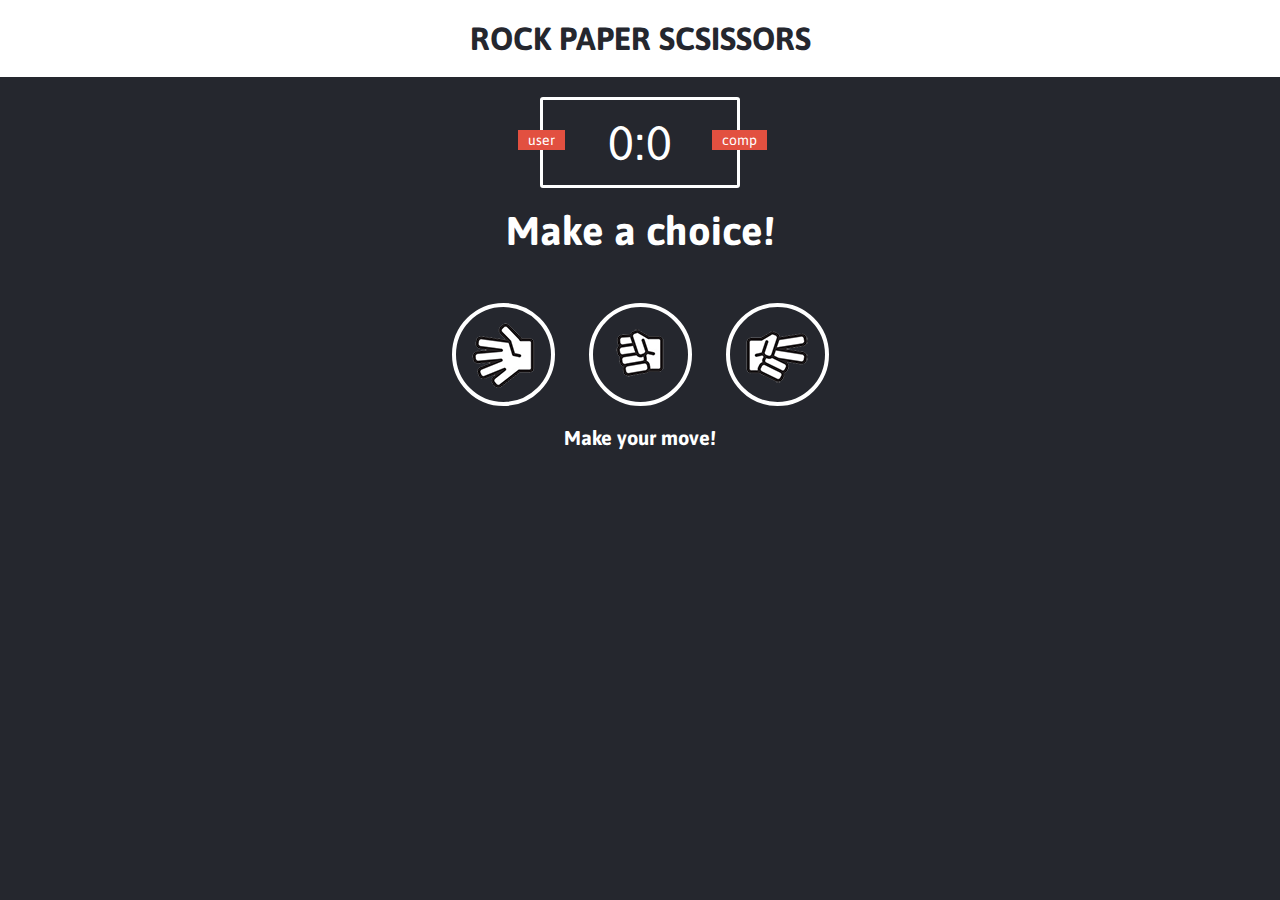
<file: project/game/index.html>
<html>
<head>
	<meta charset="UTF-8">
	<title>Have fun! | with love Bojan</title>
	<link rel="stylesheet" href="stylesheet.css">
	<!-- Have fun!
	Version 1.0 -->
</head>
<body>
	<header>
		<h1>ROCK PAPER SCSISSORS</h1>
	</header>

	<div class="score-board">
		<div id="user-label" class="badge">user</div>
		<div id="computer-label" class="badge">comp</div>
		<span id="user-score">0</span>:<span id="computer-score">0</span>

	</div>

	<div class="result">
		<p>Make a choice!</p>
	</div>
	
	<div  class="choices">

		<div class="choice" id="p">
			<img src="images/papir.png" alt="">
		</div>
	

	
		<div class="choice" id="r">
			<img src="images/kamen.png" alt="">
		</div>
	

	
		<div class="choice" id="s">
			<img src="images/makaze.png" alt="">
		</div>

	</div>

	<p id="action-message">Make your move!</p>
	<script src="js.js"></script>
</body>
</html>
</file>
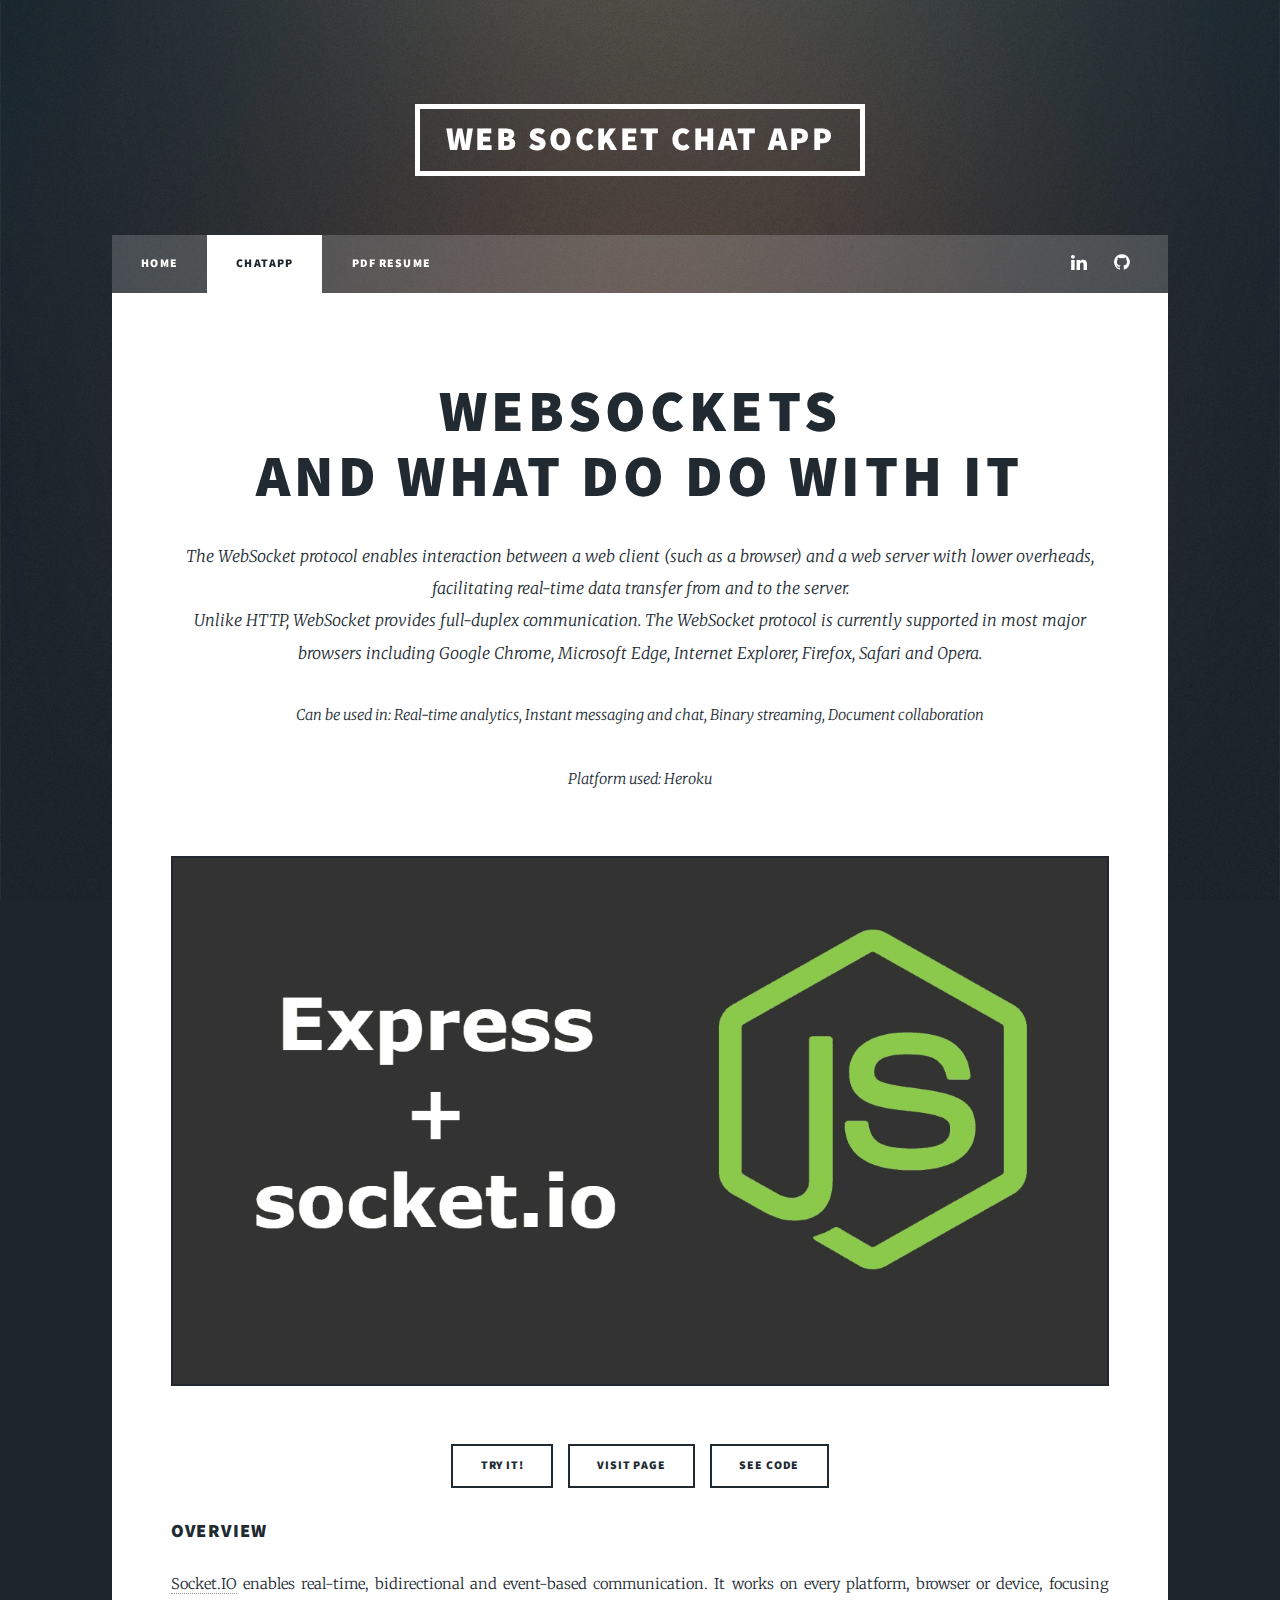
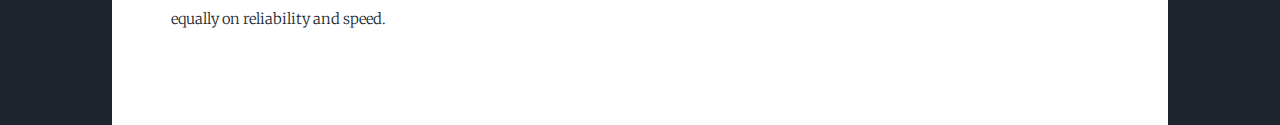
<file: chat.io.html>
<!DOCTYPE HTML>

<html>
	<head>
		<title>Project | Chat.io</title>
		<meta charset="utf-8" />
		<meta name="viewport" content="width=device-width, initial-scale=1, user-scalable=no" />
		<link rel="stylesheet" href="assets/css/main.css" />
		<noscript><link rel="stylesheet" href="assets/css/noscript.css" /></noscript>
	</head>
	<body class="is-preload">

		<!-- Wrapper -->
			<div id="wrapper">

				<!-- Header -->
					<header id="header">
						<a href="javascript:(void);" class="logo">Web socket chat app</a>
					</header>

				<!-- Nav. -->
					<nav id="nav">
						<ul class="links">
							<li><a href="index.html">Home</a></li>
							<li class="active"><a href="generic.html">ChatApp</a></li>
							<li><a href="file/bojanresume.pdf" target="_blank" download >PDF Resume</a></li>
						</ul>
						<ul class="icons">
							<li><a href="www.linkedin.com/in/antonijevicbojan" class="icon alt fa-linkedin" target="_blank"><span class="label">LinkedIn</span></a></li>
							<li><a href="https://github.com/bojanantonijevic" target="_blank" class="icon fa-github"><span class="label">GitHub</span></a></li>
						</ul>
					</nav>

				<!-- Main -->
					<div id="main">

						<!-- Post -->
							<section class="post">
								<header class="major">
									
									<h1>websockets<br />
									and what do do with it</h1>

									<p>The WebSocket protocol enables interaction between a web client (such as a browser) and a web server with lower overheads, facilitating real-time data transfer from and to the server. <br />
									Unlike HTTP, WebSocket provides full-duplex communication. The WebSocket protocol is currently supported in most major browsers including Google Chrome, Microsoft Edge, Internet Explorer, Firefox, Safari and Opera. </p>
									<p>Can be used in: Real-time analytics, Instant messaging and chat, Binary streaming, Document collaboration</p>
									<p>Platform used: Heroku</p>

									
								</header>
								<div id="iframeHolder"></div>
								<div class="image main"><img src="images/chat.png" alt="" style="border:2px solid #25272E;"/></div>
								

								<ul class="actions special">
										<li><a  class="button frame">Try it!</a></li>
										<li><a  href="https://speakeasy-io.herokuapp.com/"  target="_blank" class="button frame">Visit Page</a></li>
										<li><a  href="https://github.com/bojanantonijevic/soket.io.chat" target="_blank" class="button">See code</a></li>
								</ul>


								<h3>Overview</h3>
								<p> <a href="https://socket.io/" target="_blank">Socket.IO</a> enables real-time, bidirectional and event-based communication.
										It works on every platform, browser or device, focusing equally on reliability and speed.</p>

								
								
							</section>

					</div>


			</div>

		<!-- Scripts -->
			<script src="assets/js/jquery.min.js"></script>
			<script src="assets/js/jquery.scrollex.min.js"></script>
			<script src="assets/js/jquery.scrolly.min.js"></script>
			<script src="assets/js/browser.min.js"></script>
			<script src="assets/js/breakpoints.min.js"></script>
			<script src="assets/js/util.js"></script>
			<script src="assets/js/main.js"></script>
			<script type="text/javascript">
			$(function(){
			$('.frame').click(function(){ 

			    if(!$('#iframe').length) {

			            $('.image').hide("slow").html('<iframe id="iframe" src="https://speakeasy-io.herokuapp.com/" width="100%" height="600"></iframe>').show('slow');  
			    }
			    
			});

			});
			</script>

	</body>
</html>
</file>
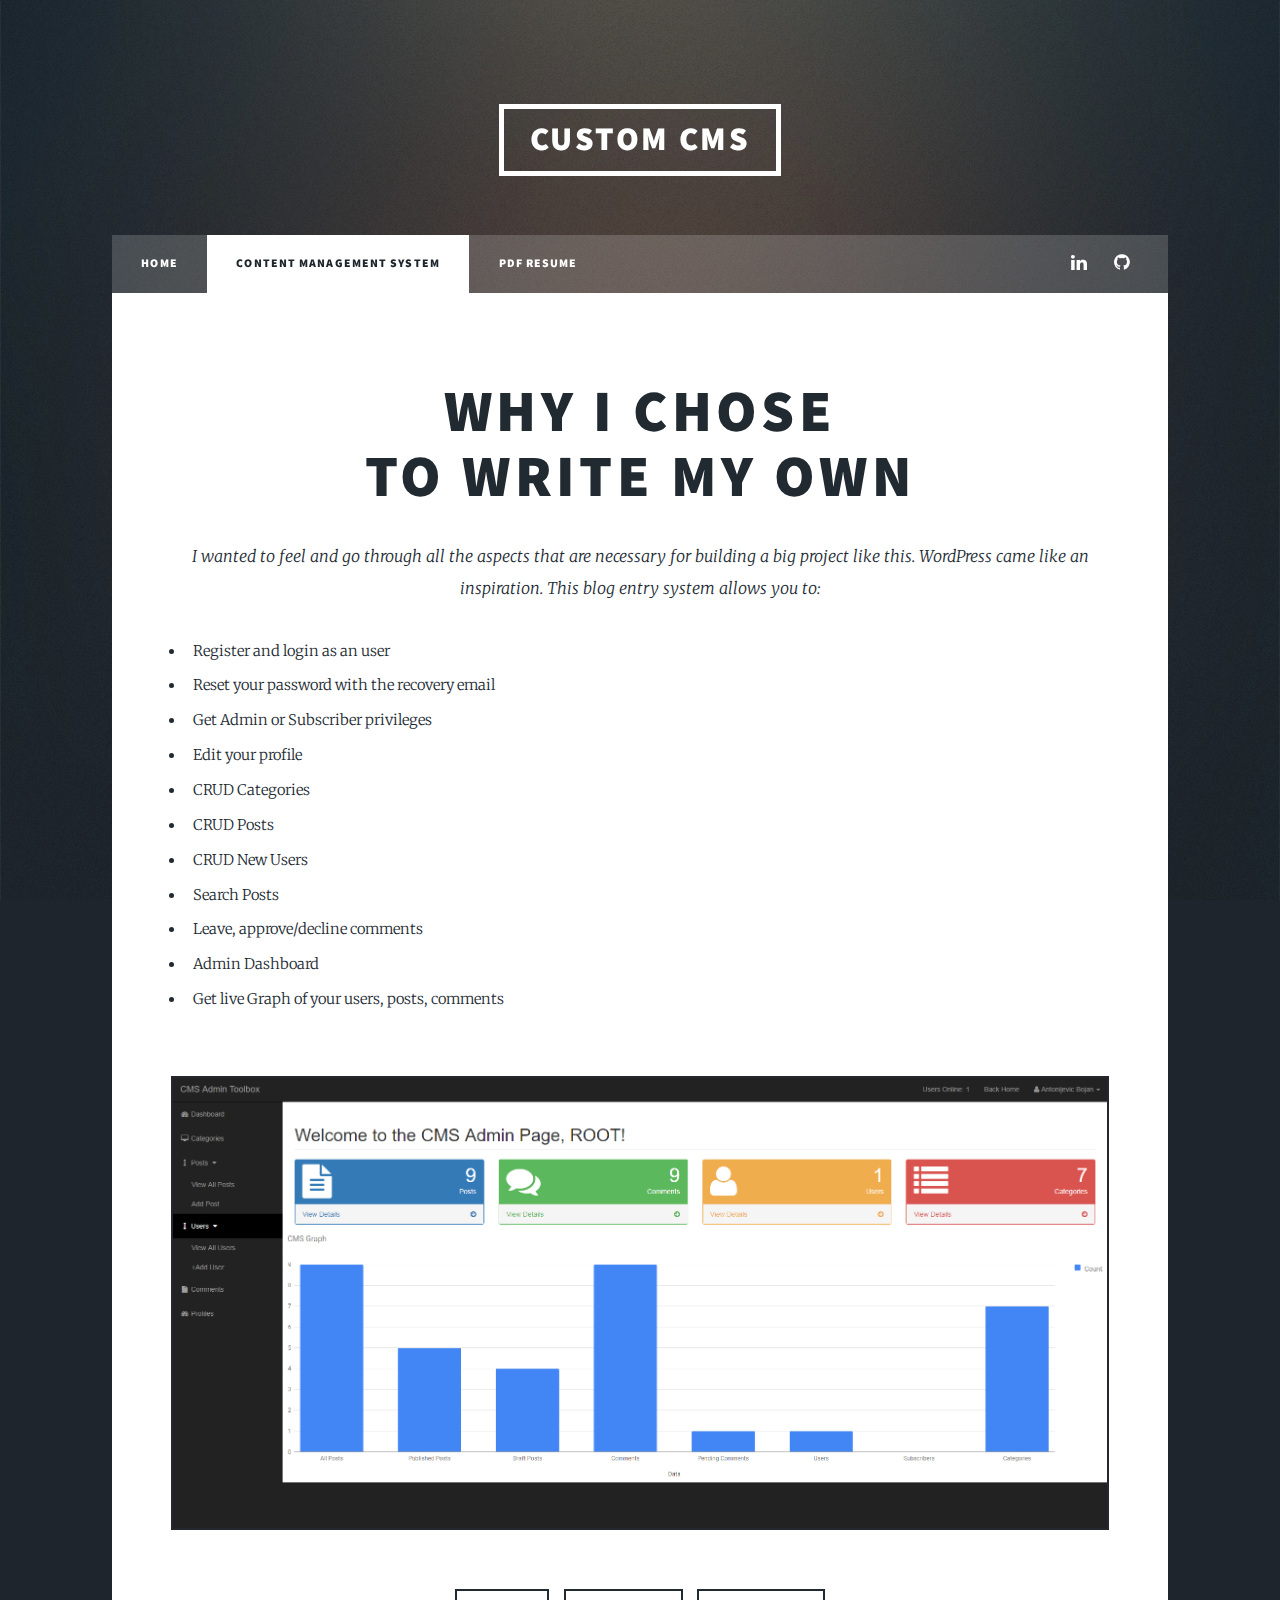
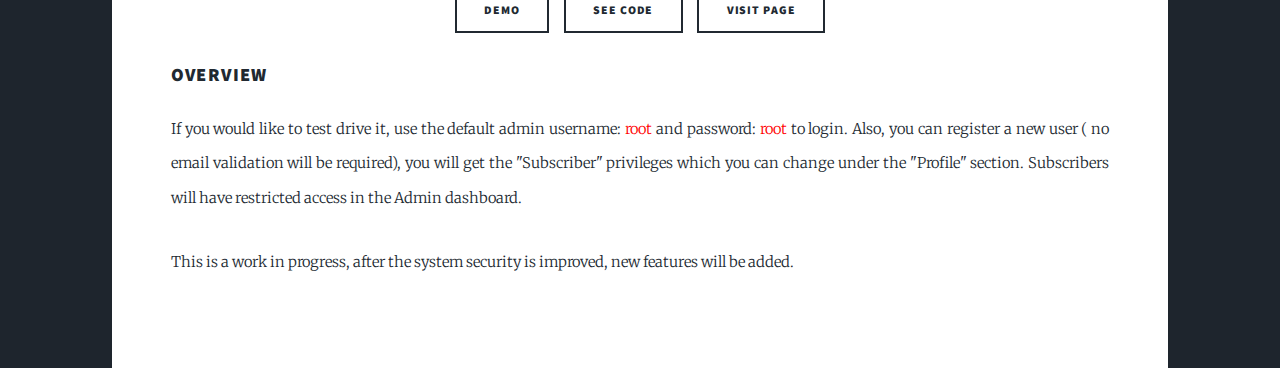
<file: cms.html>
<!DOCTYPE HTML>

<html>
	<head>
		<title>Project | CMS</title>
		<meta charset="utf-8" />
		<meta name="viewport" content="width=device-width, initial-scale=1, user-scalable=no" />
		<link rel="stylesheet" href="assets/css/main.css" />
		<noscript><link rel="stylesheet" href="assets/css/noscript.css" /></noscript>
	</head>
	<body class="is-preload">

		<!-- Wrapper -->
			<div id="wrapper">

				<!-- Header -->
					<header id="header">
						<a href="javascript:(void);" class="logo">Custom CMS </a>
					</header>

				<!-- Nav -->
					<nav id="nav">
						<ul class="links">
							<li><a href="index.html">Home</a></li>
							<li class="active"><a href="cms.html">Content Management System</a></li>
							<li><a href="file/bojanresume.pdf" target="_blank" download >PDF Resume</a></li>
						</ul>
						<ul class="icons">
							<li><a href="https://www.linkedin.com/in/antonijevicbojan/" class="icon alt fa-linkedin" target="_blank"><span class="label">LinkedIn</span></a></li>
							<li><a href="https://github.com/bojanantonijevic" target="_blank" class="icon fa-github"><span class="label">GitHub</span></a></li>
						</ul>
					</nav>

				<!-- Main -->
					<div id="main">

						<!-- Post -->
							<section class="post">
								<header class="major">
									
									<h1>Why I Chose <br />
									To Write My Own</h1>
									<p>I wanted to feel and go through all the aspects that are necessary for building a big project like this. WordPress came like an inspiration. This blog entry system allows you to:</p>
									<ul style="text-align: left;">
										<li>Register and login as an user</li>
										<li>Reset your password with the recovery email</li>
										<li>Get Admin or Subscriber privileges</li>
										<li>Edit your profile</li>
										<li>CRUD Categories</li>
										<li>CRUD Posts</li>
										<li>CRUD New Users</li>
										<li>Search Posts</li>
										<li>Leave, approve/decline comments</li>
										<li>Admin Dashboard</li>
										<li>Get live Graph of your users, posts, comments</li>	

									</ul>
								</header>
								<div id="iframeHolder"></div>
								<div class="image main"><img src="images/cms.png" alt="" style="border:2px solid #25272E;"/></div>
								

								<ul class="actions special">
										<li><a  class="button frame">Demo</a></li>
										<li><a  href="https://github.com/bojanantonijevic/custom-cms" target= "_blank" class="button">See code</a></li>
										<li><a href="http://customcms.eximious.support/index.php" target="_blank" class="button">Visit Page</a></li>
								</ul>


								<h3>Overview</h3>
								<p>If you would like to test drive it, use the default admin username: <span style="color:red;">root</span>  and password: <span style="color:red;">root</span> to login. Also, you can register a new user ( no  email validation will be required), you will get the "Subscriber" privileges which you can change under the "Profile" section. Subscribers will have restricted access in the Admin dashboard.</p>
								<p>This is a work in progress, after the system security is improved, new features will be added.</p>
								<!-- href="project/game/index.html" -->
								
							</section>

					</div>


			</div>

		<!-- Scripts -->
			<script src="assets/js/jquery.min.js"></script>
			<script src="assets/js/jquery.scrollex.min.js"></script>
			<script src="assets/js/jquery.scrolly.min.js"></script>
			<script src="assets/js/browser.min.js"></script>
			<script src="assets/js/breakpoints.min.js"></script>
			<script src="assets/js/util.js"></script>
			<script src="assets/js/main.js"></script>
			<script type="text/javascript">
			$(function(){
			$('.frame').click(function(){ 

			    if(!$('#iframe').length) {

			            $('.image').hide("slow").html('<iframe id="iframe" src="http://customcms.eximious.support/index.php" width="100%" height="600"></iframe>').show('slow');  
			    }
			    
			});

			});
			</script>

	</body>
</html>
</file>
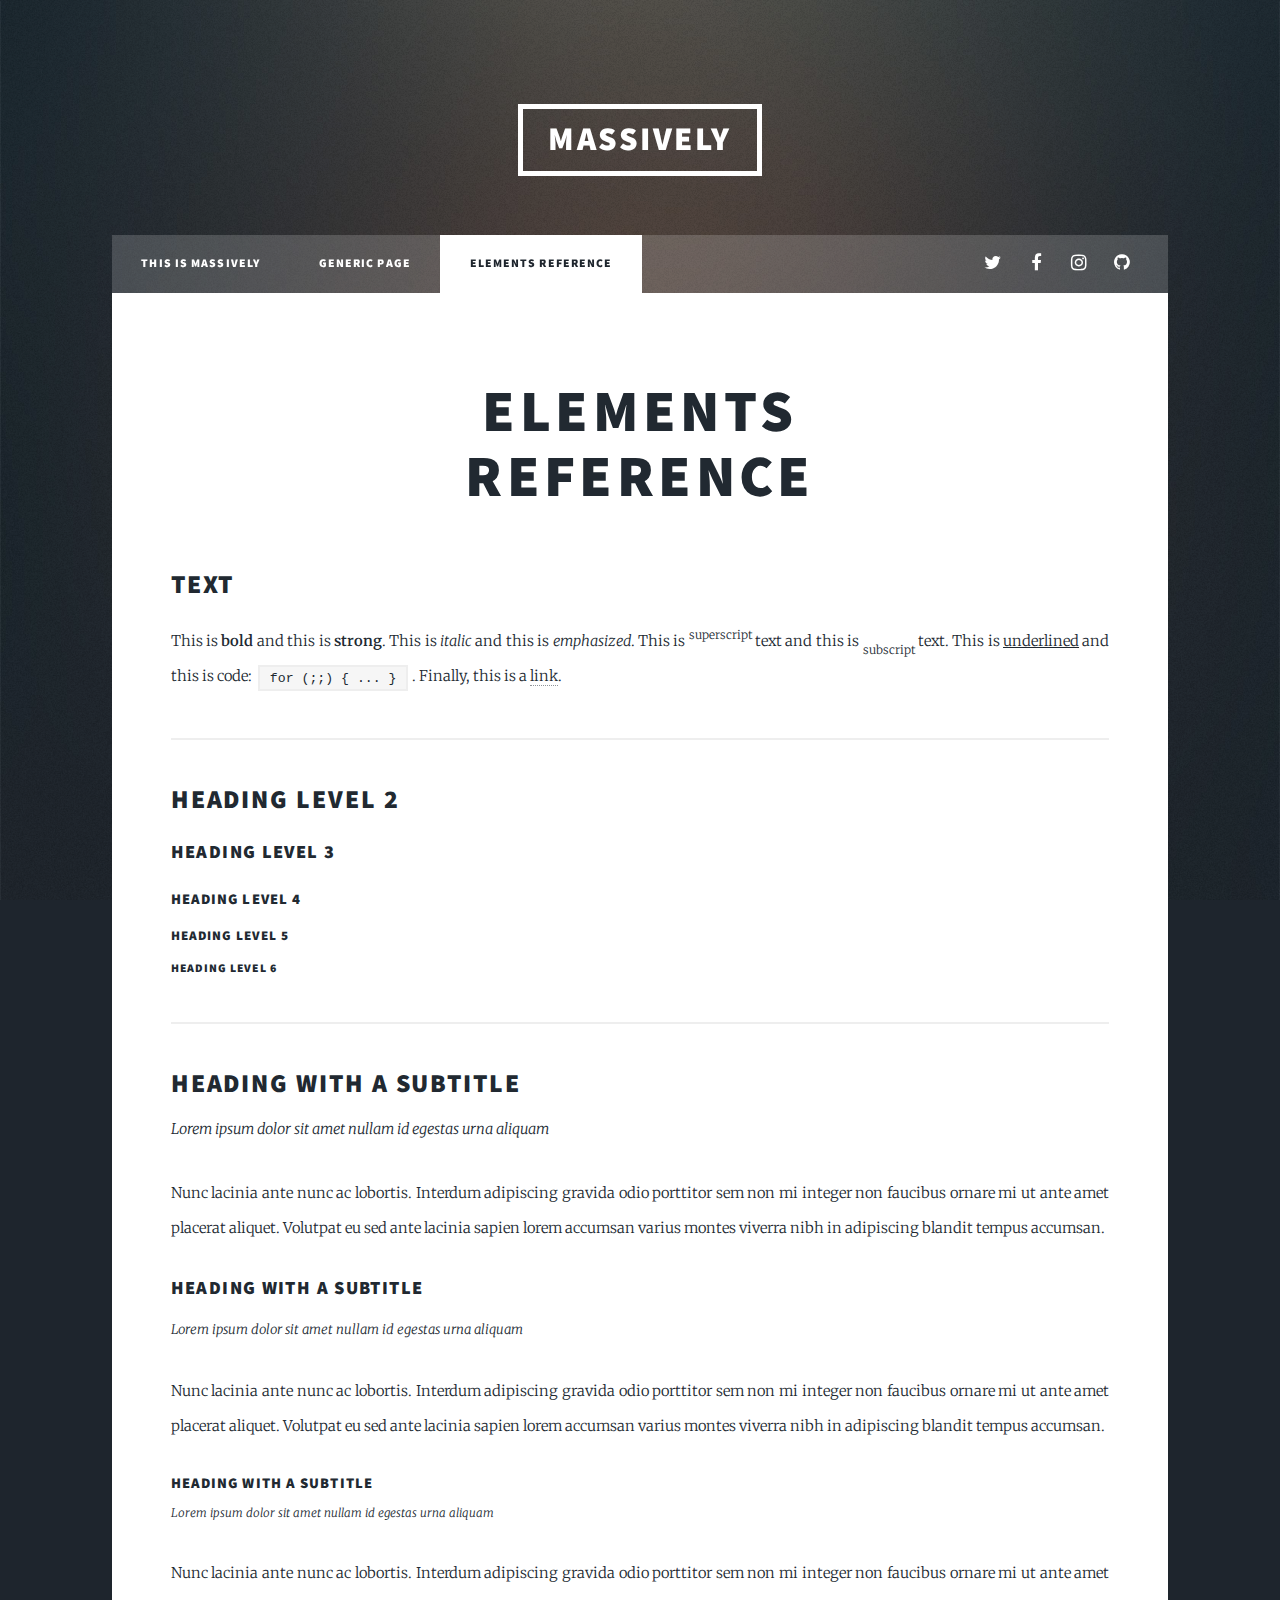
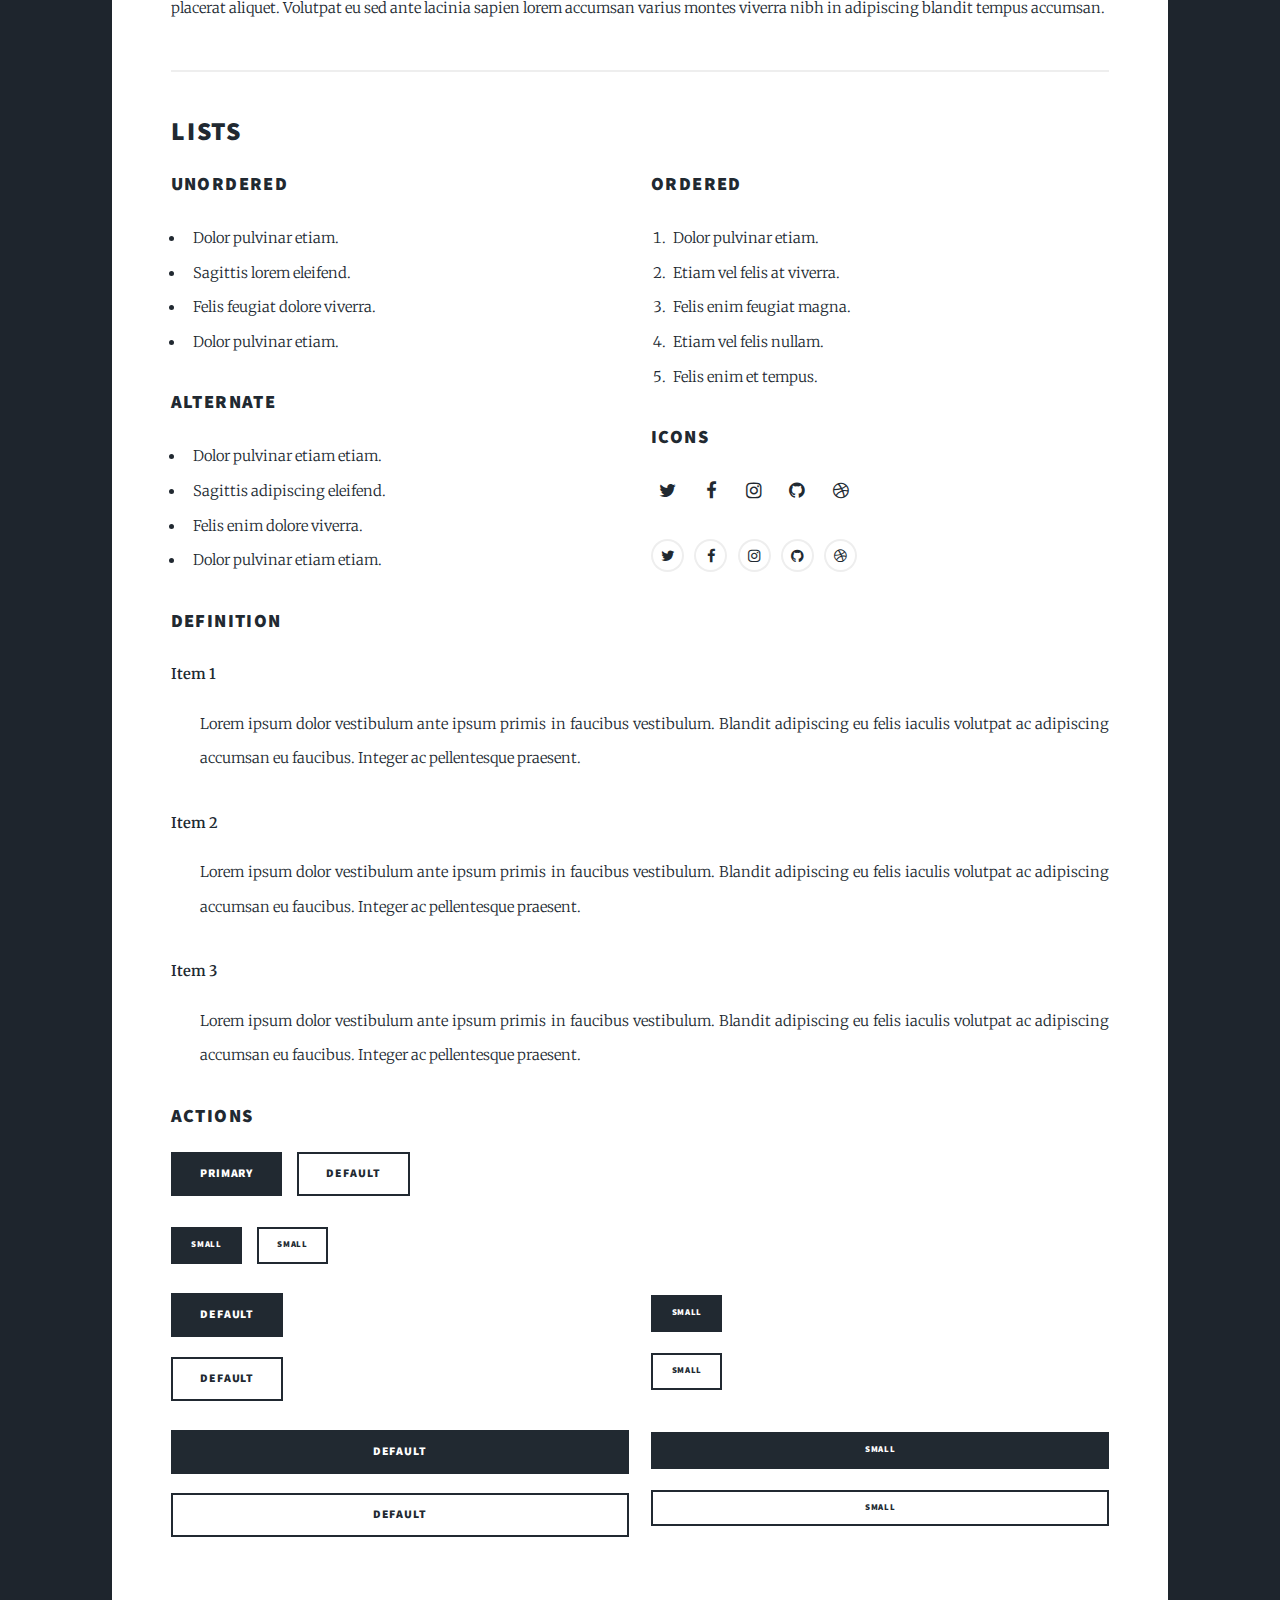
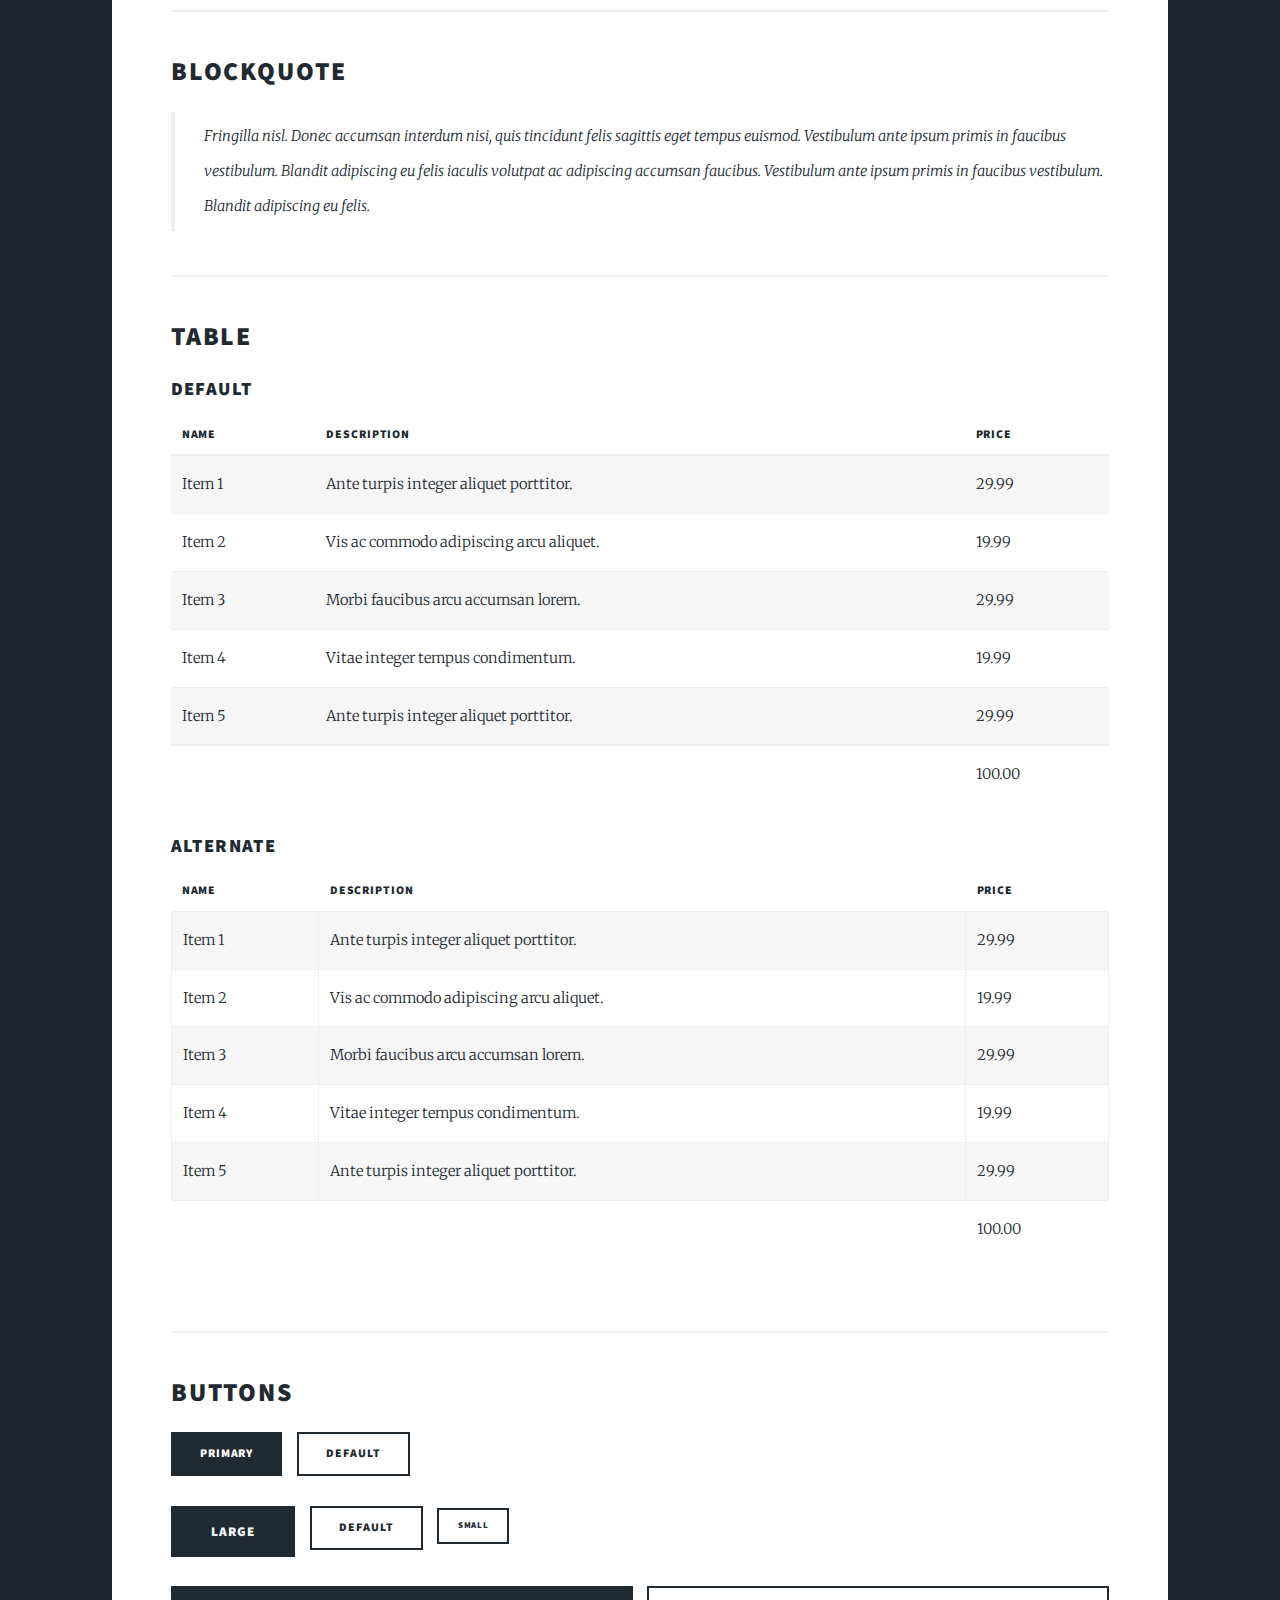
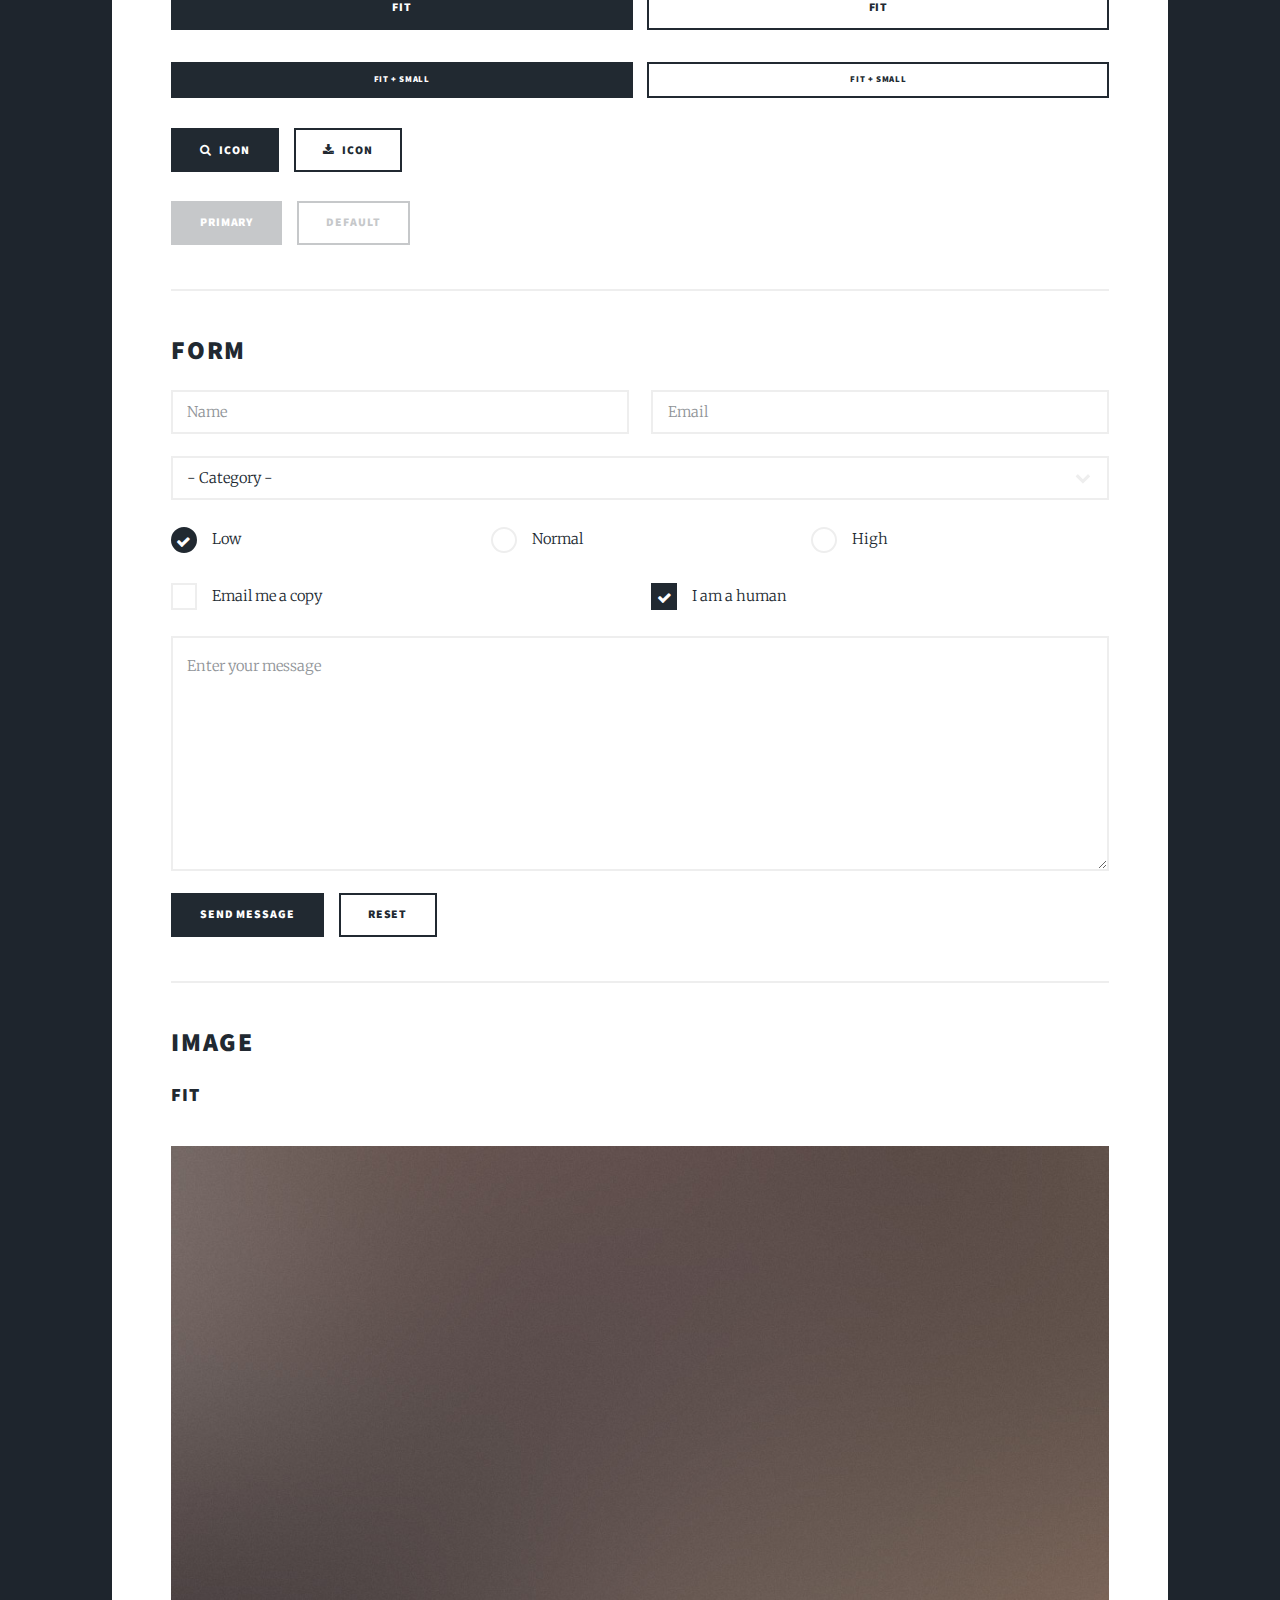
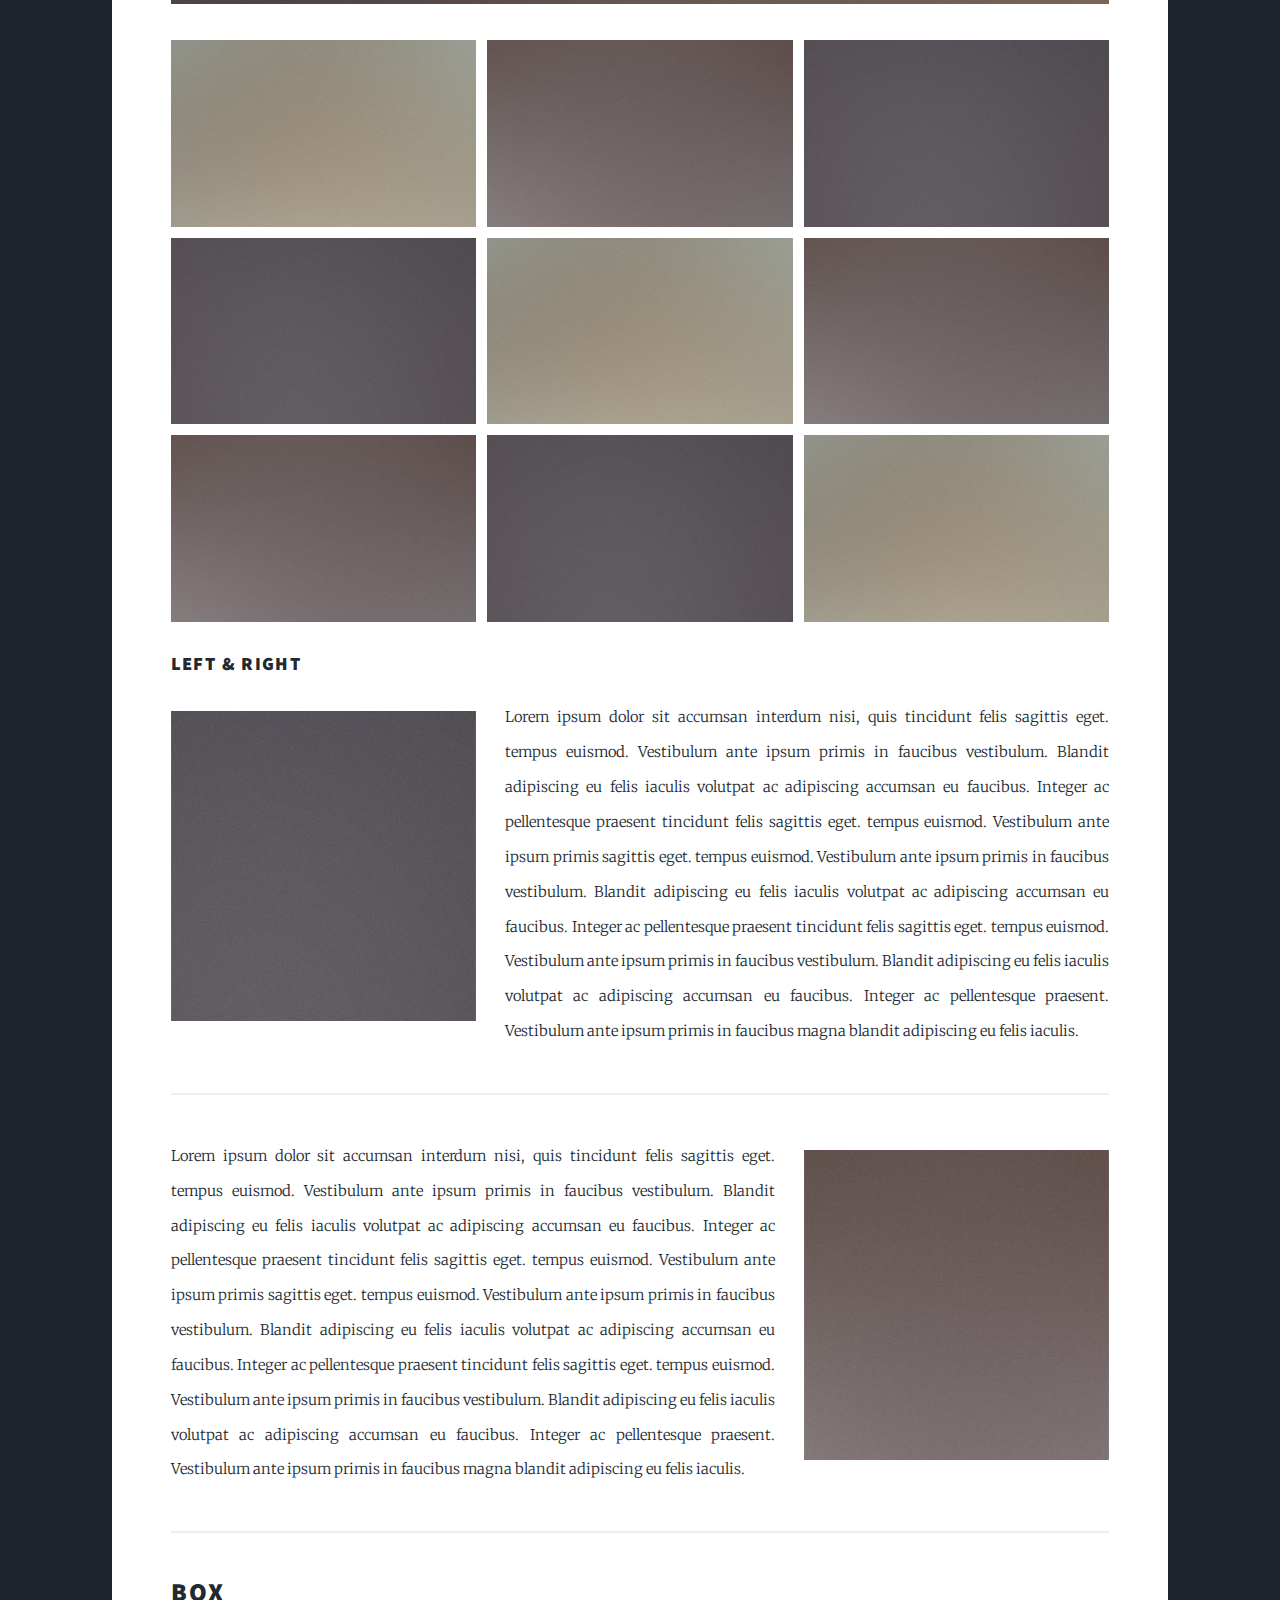
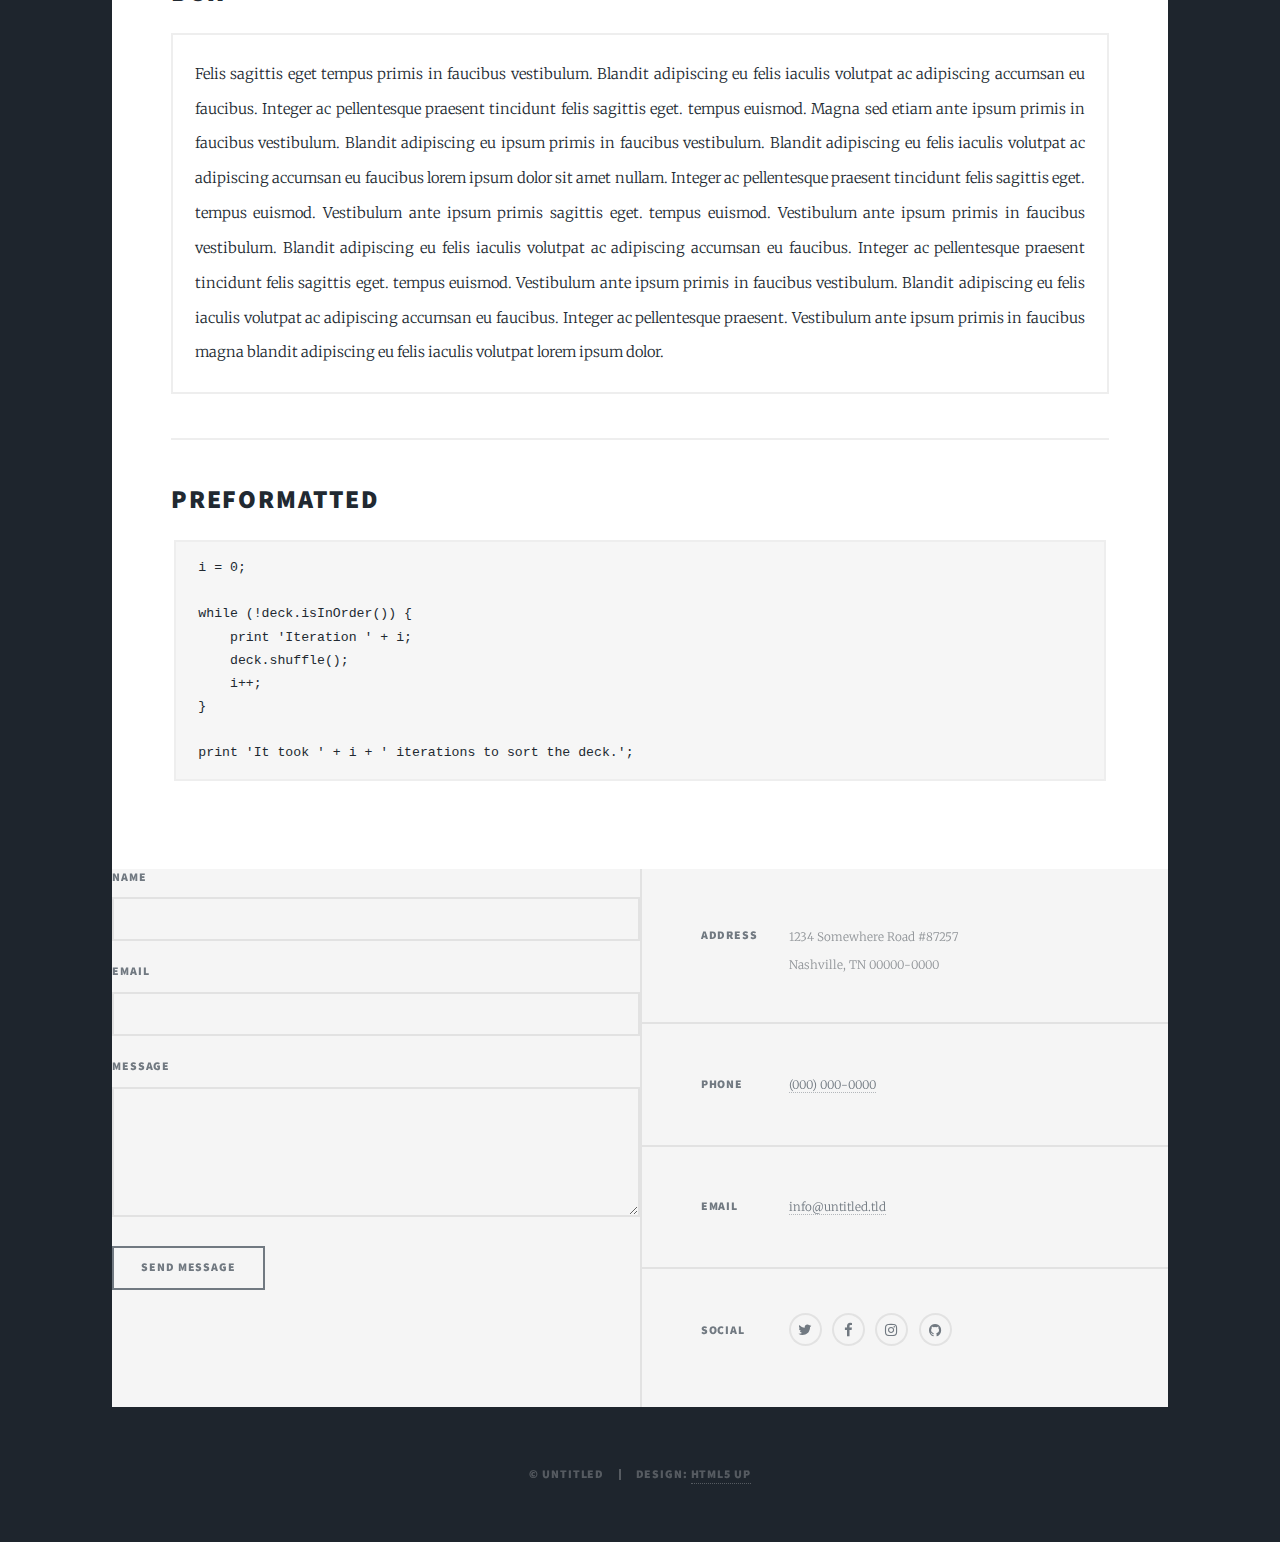
<file: elements.html>
<!DOCTYPE HTML>
<!--
	Massively by HTML5 UP
	html5up.net | @ajlkn
	Free for personal and commercial use under the CCA 3.0 license (html5up.net/license)
-->
<html>
	<head>
		<title>Elements Reference - Massively by HTML5 UP</title>
		<meta charset="utf-8" />
		<meta name="viewport" content="width=device-width, initial-scale=1, user-scalable=no" />
		<link rel="stylesheet" href="assets/css/main.css" />
		<noscript><link rel="stylesheet" href="assets/css/noscript.css" /></noscript>
	</head>
	<body class="is-preload">

		<!-- Wrapper -->
			<div id="wrapper">

				<!-- Header -->
					<header id="header">
						<a href="index.html" class="logo">Massively</a>
					</header>

				<!-- Nav -->
					<nav id="nav">
						<ul class="links">
							<li><a href="index.html">This is Massively</a></li>
							<li><a href="generic.html">Generic Page</a></li>
							<li class="active"><a href="elements.html">Elements Reference</a></li>
						</ul>
						<ul class="icons">
							<li><a href="#" class="icon fa-twitter"><span class="label">Twitter</span></a></li>
							<li><a href="#" class="icon fa-facebook"><span class="label">Facebook</span></a></li>
							<li><a href="#" class="icon fa-instagram"><span class="label">Instagram</span></a></li>
							<li><a href="#" class="icon fa-github"><span class="label">GitHub</span></a></li>
						</ul>
					</nav>

				<!-- Main -->
					<div id="main">

						<!-- Post -->
							<section class="post">
								<header class="major">
									<h1>Elements<br />
									Reference</h1>
								</header>

								<!-- Text stuff -->
									<h2>Text</h2>
									<p>This is <b>bold</b> and this is <strong>strong</strong>. This is <i>italic</i> and this is <em>emphasized</em>.
									This is <sup>superscript</sup> text and this is <sub>subscript</sub> text.
									This is <u>underlined</u> and this is code: <code>for (;;) { ... }</code>.
									Finally, this is a <a href="#">link</a>.</p>
									<hr />
									<h2>Heading Level 2</h2>
									<h3>Heading Level 3</h3>
									<h4>Heading Level 4</h4>
									<h5>Heading Level 5</h5>
									<h6>Heading Level 6</h6>
									<hr />
									<header>
										<h2>Heading with a Subtitle</h2>
										<p>Lorem ipsum dolor sit amet nullam id egestas urna aliquam</p>
									</header>
									<p>Nunc lacinia ante nunc ac lobortis. Interdum adipiscing gravida odio porttitor sem non mi integer non faucibus ornare mi ut ante amet placerat aliquet. Volutpat eu sed ante lacinia sapien lorem accumsan varius montes viverra nibh in adipiscing blandit tempus accumsan.</p>
									<header>
										<h3>Heading with a Subtitle</h3>
										<p>Lorem ipsum dolor sit amet nullam id egestas urna aliquam</p>
									</header>
									<p>Nunc lacinia ante nunc ac lobortis. Interdum adipiscing gravida odio porttitor sem non mi integer non faucibus ornare mi ut ante amet placerat aliquet. Volutpat eu sed ante lacinia sapien lorem accumsan varius montes viverra nibh in adipiscing blandit tempus accumsan.</p>
									<header>
										<h4>Heading with a Subtitle</h4>
										<p>Lorem ipsum dolor sit amet nullam id egestas urna aliquam</p>
									</header>
									<p>Nunc lacinia ante nunc ac lobortis. Interdum adipiscing gravida odio porttitor sem non mi integer non faucibus ornare mi ut ante amet placerat aliquet. Volutpat eu sed ante lacinia sapien lorem accumsan varius montes viverra nibh in adipiscing blandit tempus accumsan.</p>

									<hr />

								<!-- Lists -->
									<h2>Lists</h2>
									<div class="row">
										<div class="col-6 col-12-small">

											<h3>Unordered</h3>
											<ul>
												<li>Dolor pulvinar etiam.</li>
												<li>Sagittis lorem eleifend.</li>
												<li>Felis feugiat dolore viverra.</li>
												<li>Dolor pulvinar etiam.</li>
											</ul>

											<h3>Alternate</h3>
											<ul class="alt">
												<li>Dolor pulvinar etiam etiam.</li>
												<li>Sagittis adipiscing eleifend.</li>
												<li>Felis enim dolore viverra.</li>
												<li>Dolor pulvinar etiam etiam.</li>
											</ul>

										</div>
										<div class="col-6 col-12-small">

											<h3>Ordered</h3>
											<ol>
												<li>Dolor pulvinar etiam.</li>
												<li>Etiam vel felis at viverra.</li>
												<li>Felis enim feugiat magna.</li>
												<li>Etiam vel felis nullam.</li>
												<li>Felis enim et tempus.</li>
											</ol>

											<h3>Icons</h3>
											<ul class="icons">
												<li><a href="#" class="icon fa-twitter"><span class="label">Twitter</span></a></li>
												<li><a href="#" class="icon fa-facebook"><span class="label">Facebook</span></a></li>
												<li><a href="#" class="icon fa-instagram"><span class="label">Instagram</span></a></li>
												<li><a href="#" class="icon fa-github"><span class="label">Github</span></a></li>
												<li><a href="#" class="icon fa-dribbble"><span class="label">Dribbble</span></a></li>
											</ul>
											<ul class="icons alt">
												<li><a href="#" class="icon alt fa-twitter"><span class="label">Twitter</span></a></li>
												<li><a href="#" class="icon alt fa-facebook"><span class="label">Facebook</span></a></li>
												<li><a href="#" class="icon alt fa-instagram"><span class="label">Instagram</span></a></li>
												<li><a href="#" class="icon alt fa-github"><span class="label">Github</span></a></li>
												<li><a href="#" class="icon alt fa-dribbble"><span class="label">Dribbble</span></a></li>
											</ul>

										</div>
									</div>
									<h3>Definition</h3>
									<dl>
										<dt>Item 1</dt>
										<dd>
											<p>Lorem ipsum dolor vestibulum ante ipsum primis in faucibus vestibulum. Blandit adipiscing eu felis iaculis volutpat ac adipiscing accumsan eu faucibus. Integer ac pellentesque praesent.</p>
										</dd>
										<dt>Item 2</dt>
										<dd>
											<p>Lorem ipsum dolor vestibulum ante ipsum primis in faucibus vestibulum. Blandit adipiscing eu felis iaculis volutpat ac adipiscing accumsan eu faucibus. Integer ac pellentesque praesent.</p>
										</dd>
										<dt>Item 3</dt>
										<dd>
											<p>Lorem ipsum dolor vestibulum ante ipsum primis in faucibus vestibulum. Blandit adipiscing eu felis iaculis volutpat ac adipiscing accumsan eu faucibus. Integer ac pellentesque praesent.</p>
										</dd>
									</dl>

									<h3>Actions</h3>
									<ul class="actions">
										<li><a href="#" class="button primary">Primary</a></li>
										<li><a href="#" class="button">Default</a></li>
									</ul>
									<ul class="actions small">
										<li><a href="#" class="button primary small">Small</a></li>
										<li><a href="#" class="button small">Small</a></li>
									</ul>
									<div class="row">
										<div class="col-6 col-12-small">
											<ul class="actions stacked">
												<li><a href="#" class="button primary">Default</a></li>
												<li><a href="#" class="button">Default</a></li>
											</ul>
										</div>
										<div class="col-6 col-12-small">
											<ul class="actions stacked">
												<li><a href="#" class="button primary small">Small</a></li>
												<li><a href="#" class="button small">Small</a></li>
											</ul>
										</div>
									</div>
									<div class="row">
										<div class="col-6 col-12-small">
											<ul class="actions stacked">
												<li><a href="#" class="button primary fit">Default</a></li>
												<li><a href="#" class="button fit">Default</a></li>
											</ul>
										</div>
										<div class="col-6 col-12-small">
											<ul class="actions stacked">
												<li><a href="#" class="button primary small fit">Small</a></li>
												<li><a href="#" class="button small fit">Small</a></li>
											</ul>
										</div>
									</div>

									<hr />

								<!-- Blockquote -->
									<h2>Blockquote</h2>
									<blockquote>Fringilla nisl. Donec accumsan interdum nisi, quis tincidunt felis sagittis eget tempus euismod. Vestibulum ante ipsum primis in faucibus vestibulum. Blandit adipiscing eu felis iaculis volutpat ac adipiscing accumsan faucibus. Vestibulum ante ipsum primis in faucibus vestibulum. Blandit adipiscing eu felis.</blockquote>

									<hr />

								<!-- Table -->
									<h2>Table</h2>

									<h3>Default</h3>
									<div class="table-wrapper">
										<table>
											<thead>
												<tr>
													<th>Name</th>
													<th>Description</th>
													<th>Price</th>
												</tr>
											</thead>
											<tbody>
												<tr>
													<td>Item 1</td>
													<td>Ante turpis integer aliquet porttitor.</td>
													<td>29.99</td>
												</tr>
												<tr>
													<td>Item 2</td>
													<td>Vis ac commodo adipiscing arcu aliquet.</td>
													<td>19.99</td>
												</tr>
												<tr>
													<td>Item 3</td>
													<td> Morbi faucibus arcu accumsan lorem.</td>
													<td>29.99</td>
												</tr>
												<tr>
													<td>Item 4</td>
													<td>Vitae integer tempus condimentum.</td>
													<td>19.99</td>
												</tr>
												<tr>
													<td>Item 5</td>
													<td>Ante turpis integer aliquet porttitor.</td>
													<td>29.99</td>
												</tr>
											</tbody>
											<tfoot>
												<tr>
													<td colspan="2"></td>
													<td>100.00</td>
												</tr>
											</tfoot>
										</table>
									</div>

									<h3>Alternate</h3>
									<div class="table-wrapper">
										<table class="alt">
											<thead>
												<tr>
													<th>Name</th>
													<th>Description</th>
													<th>Price</th>
												</tr>
											</thead>
											<tbody>
												<tr>
													<td>Item 1</td>
													<td>Ante turpis integer aliquet porttitor.</td>
													<td>29.99</td>
												</tr>
												<tr>
													<td>Item 2</td>
													<td>Vis ac commodo adipiscing arcu aliquet.</td>
													<td>19.99</td>
												</tr>
												<tr>
													<td>Item 3</td>
													<td> Morbi faucibus arcu accumsan lorem.</td>
													<td>29.99</td>
												</tr>
												<tr>
													<td>Item 4</td>
													<td>Vitae integer tempus condimentum.</td>
													<td>19.99</td>
												</tr>
												<tr>
													<td>Item 5</td>
													<td>Ante turpis integer aliquet porttitor.</td>
													<td>29.99</td>
												</tr>
											</tbody>
											<tfoot>
												<tr>
													<td colspan="2"></td>
													<td>100.00</td>
												</tr>
											</tfoot>
										</table>
									</div>

									<hr />

								<!-- Buttons -->
									<h2>Buttons</h2>
									<ul class="actions">
										<li><a href="#" class="button primary">Primary</a></li>
										<li><a href="#" class="button">Default</a></li>
									</ul>
									<ul class="actions">
										<li><a href="#" class="button primary large">Large</a></li>
										<li><a href="#" class="button">Default</a></li>
										<li><a href="#" class="button small">Small</a></li>
									</ul>
									<ul class="actions fit">
										<li><a href="#" class="button primary fit">Fit</a></li>
										<li><a href="#" class="button fit">Fit</a></li>
									</ul>
									<ul class="actions fit small">
										<li><a href="#" class="button primary fit small">Fit + Small</a></li>
										<li><a href="#" class="button fit small">Fit + Small</a></li>
									</ul>
									<ul class="actions">
										<li><a href="#" class="button primary icon fa-search">Icon</a></li>
										<li><a href="#" class="button icon fa-download">Icon</a></li>
									</ul>
									<ul class="actions">
										<li><span class="button primary disabled">Primary</span></li>
										<li><span class="button disabled">Default</span></li>
									</ul>

									<hr />

								<!-- Form -->
									<h2>Form</h2>

									<form method="post" action="#">
										<div class="row gtr-uniform">
											<div class="col-6 col-12-xsmall">
												<input type="text" name="demo-name" id="demo-name" value="" placeholder="Name" />
											</div>
											<div class="col-6 col-12-xsmall">
												<input type="email" name="demo-email" id="demo-email" value="" placeholder="Email" />
											</div>
											<!-- Break -->
											<div class="col-12">
												<select name="demo-category" id="demo-category">
													<option value="">- Category -</option>
													<option value="1">Manufacturing</option>
													<option value="1">Shipping</option>
													<option value="1">Administration</option>
													<option value="1">Human Resources</option>
												</select>
											</div>
											<!-- Break -->
											<div class="col-4 col-12-small">
												<input type="radio" id="demo-priority-low" name="demo-priority" checked>
												<label for="demo-priority-low">Low</label>
											</div>
											<div class="col-4 col-12-small">
												<input type="radio" id="demo-priority-normal" name="demo-priority">
												<label for="demo-priority-normal">Normal</label>
											</div>
											<div class="col-4 col-12-small">
												<input type="radio" id="demo-priority-high" name="demo-priority">
												<label for="demo-priority-high">High</label>
											</div>
											<!-- Break -->
											<div class="col-6 col-12-small">
												<input type="checkbox" id="demo-copy" name="demo-copy">
												<label for="demo-copy">Email me a copy</label>
											</div>
											<div class="col-6 col-12-small">
												<input type="checkbox" id="demo-human" name="demo-human" checked>
												<label for="demo-human">I am a human</label>
											</div>
											<!-- Break -->
											<div class="col-12">
												<textarea name="demo-message" id="demo-message" placeholder="Enter your message" rows="6"></textarea>
											</div>
											<!-- Break -->
											<div class="col-12">
												<ul class="actions">
													<li><input type="submit" value="Send Message" class="primary" /></li>
													<li><input type="reset" value="Reset" /></li>
												</ul>
											</div>
										</div>
									</form>

									<hr />

								<!-- Image -->
									<h2>Image</h2>

									<h3>Fit</h3>
									<span class="image fit"><img src="images/pic01.jpg" alt="" /></span>
									<div class="box alt">
										<div class="row gtr-50 gtr-uniform">
											<div class="col-4"><span class="image fit"><img src="images/pic02.jpg" alt="" /></span></div>
											<div class="col-4"><span class="image fit"><img src="images/pic03.jpg" alt="" /></span></div>
											<div class="col-4"><span class="image fit"><img src="images/pic04.jpg" alt="" /></span></div>
											<!-- Break -->
											<div class="col-4"><span class="image fit"><img src="images/pic04.jpg" alt="" /></span></div>
											<div class="col-4"><span class="image fit"><img src="images/pic02.jpg" alt="" /></span></div>
											<div class="col-4"><span class="image fit"><img src="images/pic03.jpg" alt="" /></span></div>
											<!-- Break -->
											<div class="col-4"><span class="image fit"><img src="images/pic03.jpg" alt="" /></span></div>
											<div class="col-4"><span class="image fit"><img src="images/pic04.jpg" alt="" /></span></div>
											<div class="col-4"><span class="image fit"><img src="images/pic02.jpg" alt="" /></span></div>
										</div>
									</div>

									<h3>Left &amp; Right</h3>
									<p><span class="image left"><img src="images/pic08.jpg" alt="" /></span>Lorem ipsum dolor sit accumsan interdum nisi, quis tincidunt felis sagittis eget. tempus euismod. Vestibulum ante ipsum primis in faucibus vestibulum. Blandit adipiscing eu felis iaculis volutpat ac adipiscing accumsan eu faucibus. Integer ac pellentesque praesent tincidunt felis sagittis eget. tempus euismod. Vestibulum ante ipsum primis sagittis eget. tempus euismod. Vestibulum ante ipsum primis in faucibus vestibulum. Blandit adipiscing eu felis iaculis volutpat ac adipiscing accumsan eu faucibus. Integer ac pellentesque praesent tincidunt felis sagittis eget. tempus euismod. Vestibulum ante ipsum primis in faucibus vestibulum. Blandit adipiscing eu felis iaculis volutpat ac adipiscing accumsan eu faucibus. Integer ac pellentesque praesent. Vestibulum ante ipsum primis in faucibus magna blandit adipiscing eu felis iaculis.</p>
									<hr />
									<p><span class="image right"><img src="images/pic09.jpg" alt="" /></span>Lorem ipsum dolor sit accumsan interdum nisi, quis tincidunt felis sagittis eget. tempus euismod. Vestibulum ante ipsum primis in faucibus vestibulum. Blandit adipiscing eu felis iaculis volutpat ac adipiscing accumsan eu faucibus. Integer ac pellentesque praesent tincidunt felis sagittis eget. tempus euismod. Vestibulum ante ipsum primis sagittis eget. tempus euismod. Vestibulum ante ipsum primis in faucibus vestibulum. Blandit adipiscing eu felis iaculis volutpat ac adipiscing accumsan eu faucibus. Integer ac pellentesque praesent tincidunt felis sagittis eget. tempus euismod. Vestibulum ante ipsum primis in faucibus vestibulum. Blandit adipiscing eu felis iaculis volutpat ac adipiscing accumsan eu faucibus. Integer ac pellentesque praesent. Vestibulum ante ipsum primis in faucibus magna blandit adipiscing eu felis iaculis.</p>

									<hr />

								<!-- Box -->
									<h2>Box</h2>
									<div class="box">
										<p>Felis sagittis eget tempus primis in faucibus vestibulum. Blandit adipiscing eu felis iaculis volutpat ac adipiscing accumsan eu faucibus. Integer ac pellentesque praesent tincidunt felis sagittis eget. tempus euismod. Magna sed etiam ante ipsum primis in faucibus vestibulum. Blandit adipiscing eu ipsum primis in faucibus vestibulum. Blandit adipiscing eu felis iaculis volutpat ac adipiscing accumsan eu faucibus lorem ipsum dolor sit amet nullam. Integer ac pellentesque praesent tincidunt felis sagittis eget. tempus euismod. Vestibulum ante ipsum primis sagittis eget. tempus euismod. Vestibulum ante ipsum primis in faucibus vestibulum. Blandit adipiscing eu felis iaculis volutpat ac adipiscing accumsan eu faucibus. Integer ac pellentesque praesent tincidunt felis sagittis eget. tempus euismod. Vestibulum ante ipsum primis in faucibus vestibulum. Blandit adipiscing eu felis iaculis volutpat ac adipiscing accumsan eu faucibus. Integer ac pellentesque praesent. Vestibulum ante ipsum primis in faucibus magna blandit adipiscing eu felis iaculis volutpat lorem ipsum dolor.</p>
									</div>

									<hr />

								<!-- Preformatted Code -->
									<h2>Preformatted</h2>
									<pre><code>i = 0;

while (!deck.isInOrder()) {
    print 'Iteration ' + i;
    deck.shuffle();
    i++;
}

print 'It took ' + i + ' iterations to sort the deck.';
</code></pre>

							</section>

					</div>

				<!-- Footer -->
					<footer id="footer">
						<section>
							<form method="post" action="#">
								<div class="fields">
									<div class="field">
										<label for="name">Name</label>
										<input type="text" name="name" id="name" />
									</div>
									<div class="field">
										<label for="email">Email</label>
										<input type="text" name="email" id="email" />
									</div>
									<div class="field">
										<label for="message">Message</label>
										<textarea name="message" id="message" rows="3"></textarea>
									</div>
								</div>
								<ul class="actions">
									<li><input type="submit" value="Send Message" /></li>
								</ul>
							</form>
						</section>
						<section class="split contact">
							<section class="alt">
								<h3>Address</h3>
								<p>1234 Somewhere Road #87257<br />
								Nashville, TN 00000-0000</p>
							</section>
							<section>
								<h3>Phone</h3>
								<p><a href="#">(000) 000-0000</a></p>
							</section>
							<section>
								<h3>Email</h3>
								<p><a href="#">info@untitled.tld</a></p>
							</section>
							<section>
								<h3>Social</h3>
								<ul class="icons alt">
									<li><a href="#" class="icon alt fa-twitter"><span class="label">Twitter</span></a></li>
									<li><a href="#" class="icon alt fa-facebook"><span class="label">Facebook</span></a></li>
									<li><a href="#" class="icon alt fa-instagram"><span class="label">Instagram</span></a></li>
									<li><a href="#" class="icon alt fa-github"><span class="label">GitHub</span></a></li>
								</ul>
							</section>
						</section>
					</footer>

				<!-- Copyright -->
					<div id="copyright">
						<ul><li>&copy; Untitled</li><li>Design: <a href="https://html5up.net">HTML5 UP</a></li></ul>
					</div>

			</div>

		<!-- Scripts -->
			<script src="assets/js/jquery.min.js"></script>
			<script src="assets/js/jquery.scrollex.min.js"></script>
			<script src="assets/js/jquery.scrolly.min.js"></script>
			<script src="assets/js/browser.min.js"></script>
			<script src="assets/js/breakpoints.min.js"></script>
			<script src="assets/js/util.js"></script>
			<script src="assets/js/main.js"></script>

	</body>
</html>
</file>
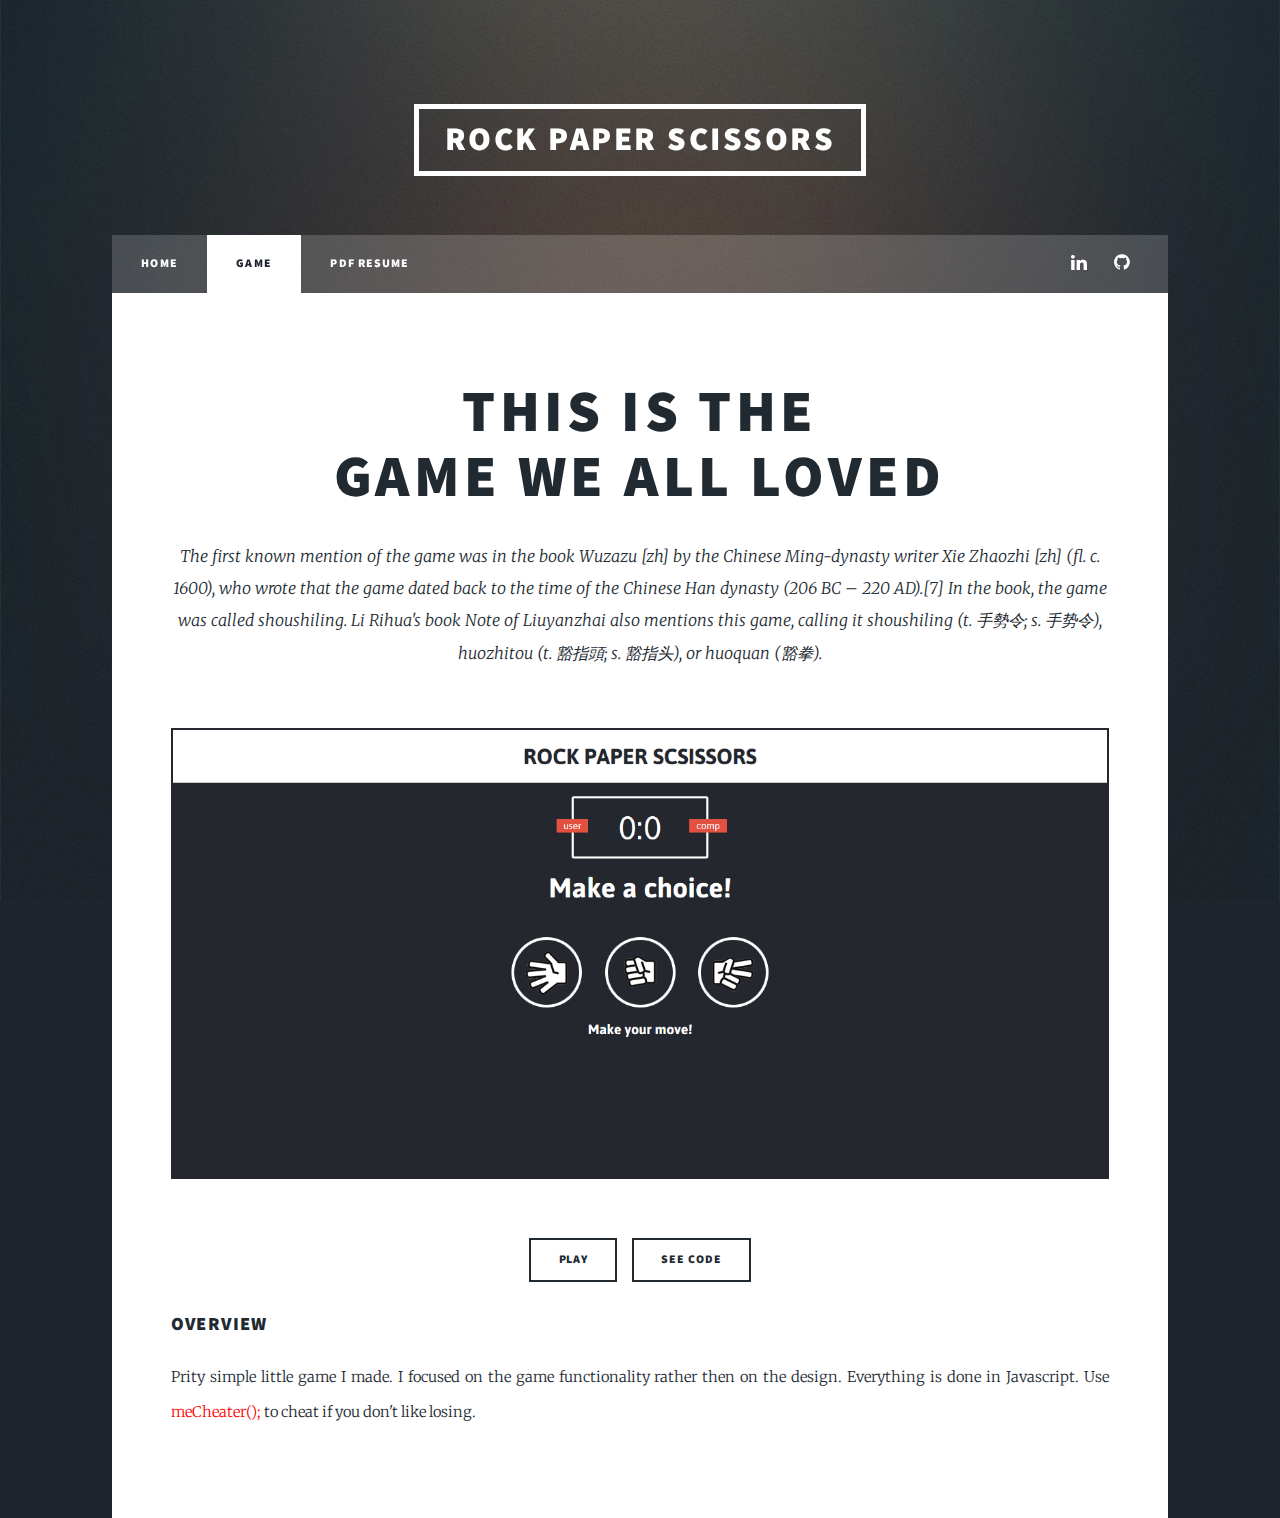
<file: game.html>
<!DOCTYPE HTML>

<html>
	<head>
		<title>Project | Game</title>
		<meta charset="utf-8" />
		<meta name="viewport" content="width=device-width, initial-scale=1, user-scalable=no" />
		<link rel="stylesheet" href="assets/css/main.css" />
		<noscript><link rel="stylesheet" href="assets/css/noscript.css" /></noscript>
	</head>
	<body class="is-preload">

		<!-- Wrapper -->
			<div id="wrapper">

				<!-- Header -->
					<header id="header">
						<a href="javascript:(void);" class="logo">Rock paper scissors</a>
					</header>

				<!-- Nav -->
					<nav id="nav">
						<ul class="links">
							<li><a href="index.html">Home</a></li>
							<li class="active"><a href="generic.html">Game</a></li>
							<li><a href="file/bojanresume.pdf" target="_blank" download >PDF Resume</a></li>
						</ul>
						<ul class="icons">
							<li><a href="https://www.linkedin.com/in/antonijevicbojan/" class="icon alt fa-linkedin" target="_blank"><span class="label">LinkedIn</span></a></li>
							<li><a href="https://github.com/bojanantonijevic" target="_blank" class="icon fa-github"><span class="label">GitHub</span></a></li>
						</ul>
					</nav>

				<!-- Main -->
					<div id="main">

						<!-- Post -->
							<section class="post">
								<header class="major">
									
									<h1>This is the<br />
									game we all loved</h1>
									<p>The first known mention of the game was in the book Wuzazu [zh] by the Chinese Ming-dynasty writer Xie Zhaozhi [zh] (fl. c. 1600), who wrote that the game dated back to the time of the Chinese Han dynasty (206 BC – 220 AD).[7] In the book, the game was called shoushiling. Li Rihua's book Note of Liuyanzhai also mentions this game, calling it shoushiling (t. 手勢令; s. 手势令), huozhitou (t. 豁指頭; s. 豁指头), or huoquan (豁拳).</p>
								</header>
								<div id="iframeHolder"></div>
								<div class="image main"><img src="images/game.jpg" alt="" style="border:2px solid #25272E;"/></div>
								

								<ul class="actions special">
										<li><a  class="button frame">Play</a></li>
										<li><a  href="https://github.com/bojanantonijevic/RockPaperScissors" target="_blank" class="button">See code</a></li>
								</ul>


								<h3>Overview</h3>
								<p>Prity simple little game I made. I focused on the game functionality rather then on the design. Everything is done in Javascript. Use <span style="color:red;">meCheater();</span> to cheat if you don't like losing. </p>
								<!-- href="project/game/index.html" -->
								
							</section>

					</div>


			</div>

		<!-- Scripts -->
			<script src="assets/js/jquery.min.js"></script>
			<script src="assets/js/jquery.scrollex.min.js"></script>
			<script src="assets/js/jquery.scrolly.min.js"></script>
			<script src="assets/js/browser.min.js"></script>
			<script src="assets/js/breakpoints.min.js"></script>
			<script src="assets/js/util.js"></script>
			<script src="assets/js/main.js"></script>
			<script type="text/javascript">
			$(function(){
			$('.frame').click(function(){ 

			    if(!$('#iframe').length) {

			            $('.image').hide("slow").html('<iframe id="iframe" src="project/game/index.html" width="100%" height="600"></iframe>').show('slow');  
			    }
			    
			});

			});
			</script>

	</body>
</html>
</file>
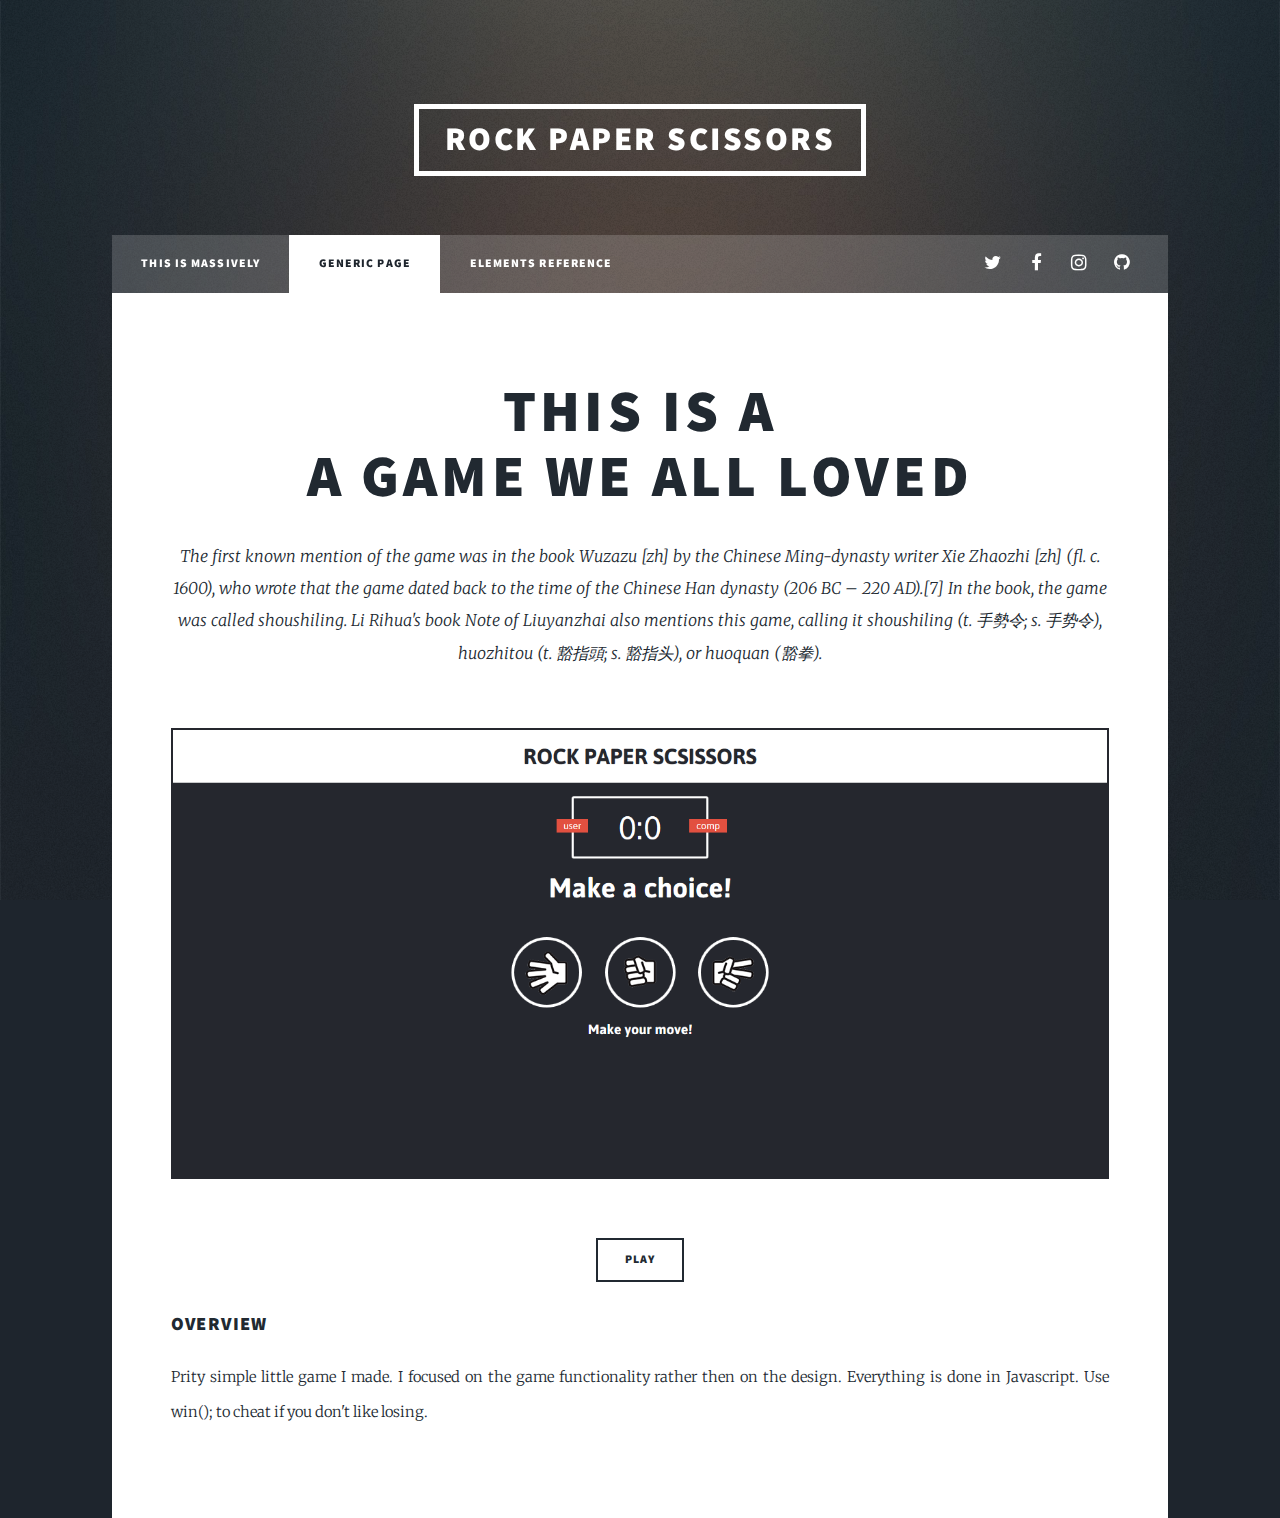
<file: generic.html>
<!DOCTYPE HTML>

<html>
	<head>
		<title>Project | Game</title>
		<meta charset="utf-8" />
		<meta name="viewport" content="width=device-width, initial-scale=1, user-scalable=no" />
		<link rel="stylesheet" href="assets/css/main.css" />
		<noscript><link rel="stylesheet" href="assets/css/noscript.css" /></noscript>
	</head>
	<body class="is-preload">

		<!-- Wrapper -->
			<div id="wrapper">

				<!-- Header -->
					<header id="header">
						<a href="javascript:(void);" class="logo">Rock paper scissors</a>
					</header>

				<!-- Nav -->
					<nav id="nav">
						<ul class="links">
							<li><a href="index.html">This is Massively</a></li>
							<li class="active"><a href="generic.html">Generic Page</a></li>
							<li><a href="elements.html">Elements Reference</a></li>
						</ul>
						<ul class="icons">
							<li><a href="#" class="icon fa-twitter"><span class="label">Twitter</span></a></li>
							<li><a href="#" class="icon fa-facebook"><span class="label">Facebook</span></a></li>
							<li><a href="#" class="icon fa-instagram"><span class="label">Instagram</span></a></li>
							<li><a href="#" class="icon fa-github"><span class="label">GitHub</span></a></li>
						</ul>
					</nav>

				<!-- Main -->
					<div id="main">

						<!-- Post -->
							<section class="post">
								<header class="major">
									
									<h1>This is a<br />
									a game we all loved</h1>
									<p>The first known mention of the game was in the book Wuzazu [zh] by the Chinese Ming-dynasty writer Xie Zhaozhi [zh] (fl. c. 1600), who wrote that the game dated back to the time of the Chinese Han dynasty (206 BC – 220 AD).[7] In the book, the game was called shoushiling. Li Rihua's book Note of Liuyanzhai also mentions this game, calling it shoushiling (t. 手勢令; s. 手势令), huozhitou (t. 豁指頭; s. 豁指头), or huoquan (豁拳).</p>
								</header>
								<div id="iframeHolder"></div>
								<div class="image main"><img src="images/game.jpg" alt="" style="border:2px solid #25272E;"/></div>
								

								<ul class="actions special">
										<li><a  class="button frame">Play</a></li>
								</ul>


								<h3>Overview</h3>
								<p>Prity simple little game I made. I focused on the game functionality rather then on the design. Everything is done in Javascript. Use win(); to cheat if you don't like losing. </p>
								<!-- href="project/game/index.html" -->
								
							</section>

					</div>


			</div>

		<!-- Scripts -->
			<script src="assets/js/jquery.min.js"></script>
			<script src="assets/js/jquery.scrollex.min.js"></script>
			<script src="assets/js/jquery.scrolly.min.js"></script>
			<script src="assets/js/browser.min.js"></script>
			<script src="assets/js/breakpoints.min.js"></script>
			<script src="assets/js/util.js"></script>
			<script src="assets/js/main.js"></script>

	</body>
</html>
</file>
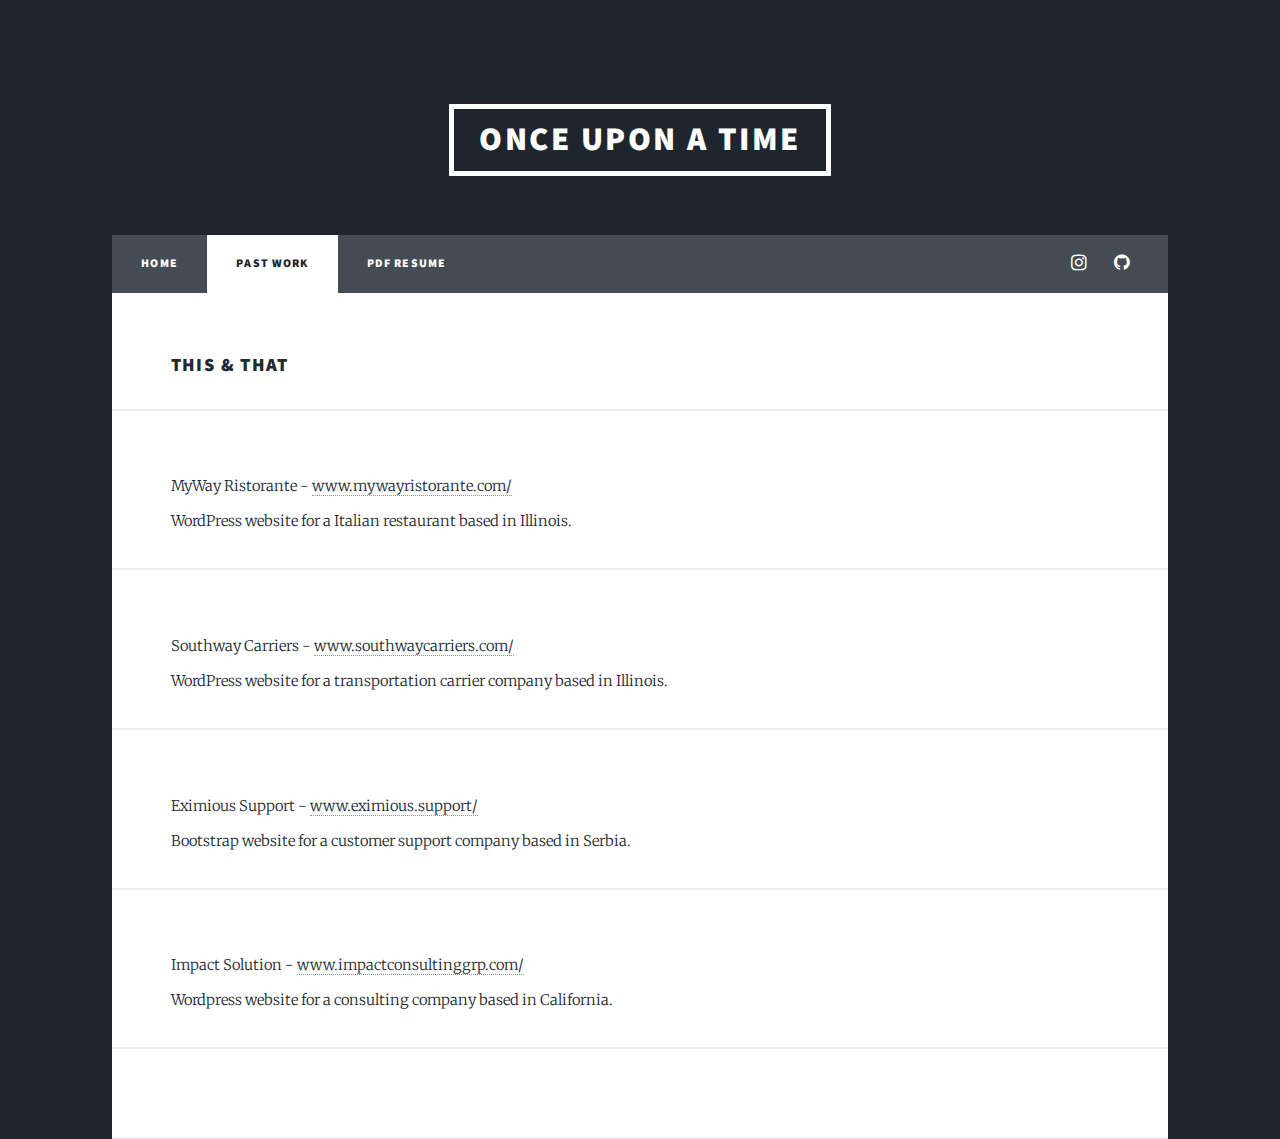
<file: past-work.html>
<!DOCTYPE HTML>

<html>
	<head>
		<title>Project | Game</title>
		<meta charset="utf-8" />
		<meta name="viewport" content="width=device-width, initial-scale=1, user-scalable=no" />
		<link rel="stylesheet" href="assets/css/main.css" />
		<noscript><link rel="stylesheet" href="assets/css/noscript.css" /></noscript>
	</head>
	<body class="is-preload">

		<!-- Wrapper -->
			<div id="wrapper">

				<!-- Header -->
					<header id="header">
						<a href="javascript:(void);" class="logo">Once upon a time</a>
					</header>

				<!-- Nav -->
					<nav id="nav">
						<ul class="links">
							<li><a href="index.html">Home</a></li>
							<li class="active"><a href="generic.html">Past work</a></li>
							<li><a href="file/bojanresume.pdf" target="_blank" download >PDF Resume</a></li>
						</ul>
						<ul class="icons">
							<li><a href="https://www.instagram.com/boki.antonijevic/?hl=en" target="_blank" class="icon fa-instagram"><span class="label">Instagram</span></a></li>
							<li><a href="https://github.com/bojanantonijevic" target="_blank" class="icon fa-github"><span class="label">GitHub</span></a></li>
						</ul>
					</nav>

				<!-- Main -->
					<div id="main">
						<h3>This &amp; that</h3>
									<p><!-- <span class="image right"><img src="images/pic08.jpg" alt="" /></span> --> MyWay Ristorante - <a href="http://www.mywayristorante.com/" target="_blank">www.mywayristorante.com/</a> <br />	
									WordPress website for a Italian restaurant based in Illinois. 
									</p>

									<p> Southway Carriers - <a href="http://www.southwaycarriers.com" target="_blank">www.southwaycarriers.com/</a> <br />	
									WordPress website for a transportation carrier company based in Illinois. 
									</p>

									<p>Eximious Support - <a href="http://www.eximious.support/" target="_blank">www.eximious.support/</a> <br />	
									Bootstrap website for a customer support company based in Serbia. 
									</p>

									<p>Impact Solution - <a href="http://impactconsultinggrp.com/" target="_blank">www.impactconsultinggrp.com/</a> <br />	
									Wordpress website for a consulting company based in California. 
									</p>
									

									<hr />
					</div>

</div>
</body>
</html>
</file>
<file: project/game/stylesheet.css>
@import url('https://fonts.googleapis.com/css?family=Asap:400,500,700');

* {
	margin:0;
	padding: 0;
	box-sizing: border-box;
	font-family: Asap, sans-serif;
}
body{
	background: #25272E; 
	color: white;
}

header{
	background: white;
	padding: 20px;

}
header > h1 {
	color: #25272E; 
	text-align: center;

}
.score-board {
	border: 3px solid #fff;
	width: 200px;
	margin: 20px auto;
	border-radius: 3px;
	font-size:48px;
	color:#fff;
	text-align: center;
	padding: 15px 20px;
	position: relative;

}

.badge {
	background: #E25040;
	color:white;
	font-size: 14px;
	padding: 2px 10px;

}

#user-label{
	position: absolute;
	top:30px;
	left:-25px;
}

#computer-label{
	position: absolute;
	top:30px;
	right:-30px;
}

.result {
	font-size: 40px;
	font-color:#fff;

}

.result > p {
	text-align: center;
	font-weight: bold;
}
.choices {
	text-align: center;
	margin-top: 50px;

}

.choice {
	display: inline-block;
	padding: 10px;
	border: 4px solid #fff;
	border-radius: 50%;
	margin: 0 15px;
	transition: all 0.3s ease;
}

.choice:hover {
	background: #4C516D;
	cursor: pointer;
}

#action-message {
	text-align: center;
	color:white;
	font-weight: bold;
	font-size: 20px;
	margin-top:20px;
}

.green-glow {
	border: 4px solid #4dcc7b;
	box-shadow: 0 0 10px #31b43a;
}

.red-glow {
	border: 4px solid #fc121b;
	box-shadow: 0 0 10px #d01115;
}

.grey-glow {
	border: 4px solid #939393;
	box-shadow: 0 0 10px #d3d3d3;
}
</file>
<file: assets/css/main.css>
@import url(font-awesome.min.css);
@import url("https://fonts.googleapis.com/css?family=Merriweather:300,700,300italic,700italic|Source+Sans+Pro:900");

/*
	Massively by HTML5 UP
	html5up.net | @ajlkn
	Free for personal and commercial use under the CCA 3.0 license (html5up.net/license)
*/

html, body, div, span, applet, object,
iframe, h1, h2, h3, h4, h5, h6, p, blockquote,
pre, a, abbr, acronym, address, big, cite,
code, del, dfn, em, img, ins, kbd, q, s, samp,
small, strike, strong, sub, sup, tt, var, b,
u, i, center, dl, dt, dd, ol, ul, li, fieldset,
form, label, legend, table, caption, tbody,
tfoot, thead, tr, th, td, article, aside,
canvas, details, embed, figure, figcaption,
footer, header, hgroup, menu, nav, output, ruby,
section, summary, time, mark, audio, video {
	margin: 0;
	padding: 0;
	border: 0;
	font-size: 100%;
	font: inherit;
	vertical-align: baseline;}

article, aside, details, figcaption, figure,
footer, header, hgroup, menu, nav, section {
	display: block;}

body {
	line-height: 1;
}

ol, ul {
	list-style: none;
}

blockquote, q {
	quotes: none;
}

	blockquote:before, blockquote:after, q:before, q:after {
		content: '';
		content: none;
	}

table {
	border-collapse: collapse;
	border-spacing: 0;
}

body {
	-webkit-text-size-adjust: none;
}

mark {
	background-color: transparent;
	color: inherit;
}

input::-moz-focus-inner {
	border: 0;
	padding: 0;
}

input, select, textarea {
	-moz-appearance: none;
	-webkit-appearance: none;
	-ms-appearance: none;
	appearance: none;
}

/* Basic */

	@-ms-viewport {
		width: device-width;
	}

	body {
		-ms-overflow-style: scrollbar;
	}

	@media screen and (max-width: 480px) {

		html, body {
			min-width: 320px;
		}

	}

	html {
		box-sizing: border-box;
	}

	*, *:before, *:after {
		box-sizing: inherit;
	}

	body {
		background-color: #1e252d;
	}

		body.is-preload *, body.is-preload *:before, body.is-preload *:after {
			-moz-animation: none !important;
			-webkit-animation: none !important;
			-ms-animation: none !important;
			animation: none !important;
			-moz-transition: none !important;
			-webkit-transition: none !important;
			-ms-transition: none !important;
			transition: none !important;
		}

/* Type */

	html {
		font-size: 16pt;
	}

		@media screen and (max-width: 1680px) {

			html {
				font-size: 12pt;
			}

		}

		@media screen and (max-width: 1280px) {

			html {
				font-size: 11pt;
			}

		}

		@media screen and (max-width: 360px) {

			html {
				font-size: 10pt;
			}

		}

	body {
		color: #212931;
	}

	body, input, select, textarea {
		font-family: "Merriweather", Georgia, serif;
		font-weight: 300;
		font-size: 1rem;
		line-height: 2.375;
	}

	a {
		-moz-transition: color 0.2s ease-in-out, background-color 0.2s ease-in-out, border-color 0.2s ease-in-out, box-shadow 0.2s ease-in-out;
		-webkit-transition: color 0.2s ease-in-out, background-color 0.2s ease-in-out, border-color 0.2s ease-in-out, box-shadow 0.2s ease-in-out;
		-ms-transition: color 0.2s ease-in-out, background-color 0.2s ease-in-out, border-color 0.2s ease-in-out, box-shadow 0.2s ease-in-out;
		transition: color 0.2s ease-in-out, background-color 0.2s ease-in-out, border-color 0.2s ease-in-out, box-shadow 0.2s ease-in-out;
		border-bottom: dotted 1px;
		text-decoration: none;
	}

		a:hover {
			border-bottom-color: transparent;
		}

	strong, b {
		font-weight: 600;
	}

	em, i {
		font-style: italic;
	}

	p {
		text-align: justify;
		margin: 0 0 2rem 0;
	}

	h1, h2, h3, h4, h5, h6 {
		font-family: "Source Sans Pro", Helvetica, sans-serif;
		font-weight: 900;
		line-height: 1.5;
		letter-spacing: 0.075em;
		text-transform: uppercase;
		margin: 0 0 1rem 0;
	}

		h1 a, h2 a, h3 a, h4 a, h5 a, h6 a {
			border-bottom: 0;
			color: inherit;
			text-decoration: none;
		}

	h1 {
		font-size: 4rem;
		line-height: 1.1;
		margin: 0 0 2rem 0;
	}

	h2 {
		font-size: 1.75rem;
		line-height: 1.3;
		margin: 0 0 1.5rem 0;
	}

	h3 {
		font-size: 1.25rem;
		margin: 0 0 1.5rem 0;
	}

	h4 {
		font-size: 1rem;
	}

	h5 {
		font-size: 0.9rem;
	}

	h6 {
		font-size: 0.8rem;
	}

	sub {
		font-size: 0.8rem;
		position: relative;
		top: 0.5rem;
	}

	sup {
		font-size: 0.8rem;
		position: relative;
		top: -0.5rem;
	}

	blockquote {
		border-left: solid 4px;
		font-style: italic;
		margin: 0 0 2rem 0;
		padding: 0.5rem 0 0.5rem 2rem;
	}

	code {
		border: solid 2px;
		font-family: "Courier New", monospace;
		font-size: 0.9rem;
		margin: 0 0.25rem;
		padding: 0.25rem 0.65rem;
	}

	pre {
		-webkit-overflow-scrolling: touch;
		font-family: "Courier New", monospace;
		font-size: 0.9rem;
		margin: 0 0 2rem 0;
	}

		pre code {
			display: block;
			line-height: 1.75;
			padding: 1rem 1.5rem;
			overflow-x: auto;
		}

	hr {
		border: 0;
		border-bottom: solid 2px;
		margin: 3rem 0;
	}

		hr.major {
			margin: 5rem 0;
		}

	.align-left {
		text-align: left;
	}

	.align-center {
		text-align: center;
	}

	.align-right {
		text-align: right;
	}

	input, select, textarea {
		color: #212931;
	}

	a {
		color: #212931;
		border-bottom-color: rgba(33, 41, 49, 0.5);
	}

		a:hover {
			border-bottom-color: transparent;
			color: #18bfef !important;
		}

	strong, b {
		color: #212931;
	}

	h1, h2, h3, h4, h5, h6 {
		color: #212931;
	}

	blockquote {
		border-left-color: #eeeeee;
	}

	code {
		background: rgba(220, 220, 220, 0.25);
		border-color: #eeeeee;
	}

	hr {
		border-bottom-color: #eeeeee;
	}

/* Row */

	.row {
		display: flex;
		flex-wrap: wrap;
		box-sizing: border-box;
		align-items: stretch;
	}

		.row > * {
			box-sizing: border-box;
		}

		.row.gtr-uniform > * > :last-child {
			margin-bottom: 0;
		}

		.row.aln-left {
			justify-content: flex-start;
		}

		.row.aln-center {
			justify-content: center;
		}

		.row.aln-right {
			justify-content: flex-end;
		}

		.row.aln-top {
			align-items: flex-start;
		}

		.row.aln-middle {
			align-items: center;
		}

		.row.aln-bottom {
			align-items: flex-end;
		}

		.row > .imp {
			order: -1;
		}

		.row > .col-1 {
			width: 8.3333333333%;
		}

		.row > .off-1 {
			margin-left: 8.3333333333%;
		}

		.row > .col-2 {
			width: 16.6666666667%;
		}

		.row > .off-2 {
			margin-left: 16.6666666667%;
		}

		.row > .col-3 {
			width: 25%;
		}

		.row > .off-3 {
			margin-left: 25%;
		}

		.row > .col-4 {
			width: 33.3333333333%;
		}

		.row > .off-4 {
			margin-left: 33.3333333333%;
		}

		.row > .col-5 {
			width: 41.6666666667%;
		}

		.row > .off-5 {
			margin-left: 41.6666666667%;
		}

		.row > .col-6 {
			width: 50%;
		}

		.row > .off-6 {
			margin-left: 50%;
		}

		.row > .col-7 {
			width: 58.3333333333%;
		}

		.row > .off-7 {
			margin-left: 58.3333333333%;
		}

		.row > .col-8 {
			width: 66.6666666667%;
		}

		.row > .off-8 {
			margin-left: 66.6666666667%;
		}

		.row > .col-9 {
			width: 75%;
		}

		.row > .off-9 {
			margin-left: 75%;
		}

		.row > .col-10 {
			width: 83.3333333333%;
		}

		.row > .off-10 {
			margin-left: 83.3333333333%;
		}

		.row > .col-11 {
			width: 91.6666666667%;
		}

		.row > .off-11 {
			margin-left: 91.6666666667%;
		}

		.row > .col-12 {
			width: 100%;
		}

		.row > .off-12 {
			margin-left: 100%;
		}

		.row.gtr-0 {
			margin-top: 0;
			margin-left: 0rem;
		}

			.row.gtr-0 > * {
				padding: 0 0 0 0rem;
			}

			.row.gtr-0.gtr-uniform {
				margin-top: 0rem;
			}

				.row.gtr-0.gtr-uniform > * {
					padding-top: 0rem;
				}

		.row.gtr-25 {
			margin-top: 0;
			margin-left: -0.375rem;
		}

			.row.gtr-25 > * {
				padding: 0 0 0 0.375rem;
			}

			.row.gtr-25.gtr-uniform {
				margin-top: -0.375rem;
			}

				.row.gtr-25.gtr-uniform > * {
					padding-top: 0.375rem;
				}

		.row.gtr-50 {
			margin-top: 0;
			margin-left: -0.75rem;
		}

			.row.gtr-50 > * {
				padding: 0 0 0 0.75rem;
			}

			.row.gtr-50.gtr-uniform {
				margin-top: -0.75rem;
			}

				.row.gtr-50.gtr-uniform > * {
					padding-top: 0.75rem;
				}

		.row {
			margin-top: 0;
			margin-left: -1.5rem;
		}

			.row > * {
				padding: 0 0 0 1.5rem;
			}

			.row.gtr-uniform {
				margin-top: -1.5rem;
			}

				.row.gtr-uniform > * {
					padding-top: 1.5rem;
				}

		.row.gtr-150 {
			margin-top: 0;
			margin-left: -2.25rem;
		}

			.row.gtr-150 > * {
				padding: 0 0 0 2.25rem;
			}

			.row.gtr-150.gtr-uniform {
				margin-top: -2.25rem;
			}

				.row.gtr-150.gtr-uniform > * {
					padding-top: 2.25rem;
				}

		.row.gtr-200 {
			margin-top: 0;
			margin-left: -3rem;
		}

			.row.gtr-200 > * {
				padding: 0 0 0 3rem;
			}

			.row.gtr-200.gtr-uniform {
				margin-top: -3rem;
			}

				.row.gtr-200.gtr-uniform > * {
					padding-top: 3rem;
				}

		@media screen and (max-width: 1680px) {

			.row {
				display: flex;
				flex-wrap: wrap;
				box-sizing: border-box;
				align-items: stretch;
			}

				.row > * {
					box-sizing: border-box;
				}

				.row.gtr-uniform > * > :last-child {
					margin-bottom: 0;
				}

				.row.aln-left {
					justify-content: flex-start;
				}

				.row.aln-center {
					justify-content: center;
				}

				.row.aln-right {
					justify-content: flex-end;
				}

				.row.aln-top {
					align-items: flex-start;
				}

				.row.aln-middle {
					align-items: center;
				}

				.row.aln-bottom {
					align-items: flex-end;
				}

				.row > .imp-xlarge {
					order: -1;
				}

				.row > .col-1-xlarge {
					width: 8.3333333333%;
				}

				.row > .off-1-xlarge {
					margin-left: 8.3333333333%;
				}

				.row > .col-2-xlarge {
					width: 16.6666666667%;
				}

				.row > .off-2-xlarge {
					margin-left: 16.6666666667%;
				}

				.row > .col-3-xlarge {
					width: 25%;
				}

				.row > .off-3-xlarge {
					margin-left: 25%;
				}

				.row > .col-4-xlarge {
					width: 33.3333333333%;
				}

				.row > .off-4-xlarge {
					margin-left: 33.3333333333%;
				}

				.row > .col-5-xlarge {
					width: 41.6666666667%;
				}

				.row > .off-5-xlarge {
					margin-left: 41.6666666667%;
				}

				.row > .col-6-xlarge {
					width: 50%;
				}

				.row > .off-6-xlarge {
					margin-left: 50%;
				}

				.row > .col-7-xlarge {
					width: 58.3333333333%;
				}

				.row > .off-7-xlarge {
					margin-left: 58.3333333333%;
				}

				.row > .col-8-xlarge {
					width: 66.6666666667%;
				}

				.row > .off-8-xlarge {
					margin-left: 66.6666666667%;
				}

				.row > .col-9-xlarge {
					width: 75%;
				}

				.row > .off-9-xlarge {
					margin-left: 75%;
				}

				.row > .col-10-xlarge {
					width: 83.3333333333%;
				}

				.row > .off-10-xlarge {
					margin-left: 83.3333333333%;
				}

				.row > .col-11-xlarge {
					width: 91.6666666667%;
				}

				.row > .off-11-xlarge {
					margin-left: 91.6666666667%;
				}

				.row > .col-12-xlarge {
					width: 100%;
				}

				.row > .off-12-xlarge {
					margin-left: 100%;
				}

				.row.gtr-0 {
					margin-top: 0;
					margin-left: 0rem;
				}

					.row.gtr-0 > * {
						padding: 0 0 0 0rem;
					}

					.row.gtr-0.gtr-uniform {
						margin-top: 0rem;
					}

						.row.gtr-0.gtr-uniform > * {
							padding-top: 0rem;
						}

				.row.gtr-25 {
					margin-top: 0;
					margin-left: -0.375rem;
				}

					.row.gtr-25 > * {
						padding: 0 0 0 0.375rem;
					}

					.row.gtr-25.gtr-uniform {
						margin-top: -0.375rem;
					}

						.row.gtr-25.gtr-uniform > * {
							padding-top: 0.375rem;
						}

				.row.gtr-50 {
					margin-top: 0;
					margin-left: -0.75rem;
				}

					.row.gtr-50 > * {
						padding: 0 0 0 0.75rem;
					}

					.row.gtr-50.gtr-uniform {
						margin-top: -0.75rem;
					}

						.row.gtr-50.gtr-uniform > * {
							padding-top: 0.75rem;
						}

				.row {
					margin-top: 0;
					margin-left: -1.5rem;
				}

					.row > * {
						padding: 0 0 0 1.5rem;
					}

					.row.gtr-uniform {
						margin-top: -1.5rem;
					}

						.row.gtr-uniform > * {
							padding-top: 1.5rem;
						}

				.row.gtr-150 {
					margin-top: 0;
					margin-left: -2.25rem;
				}

					.row.gtr-150 > * {
						padding: 0 0 0 2.25rem;
					}

					.row.gtr-150.gtr-uniform {
						margin-top: -2.25rem;
					}

						.row.gtr-150.gtr-uniform > * {
							padding-top: 2.25rem;
						}

				.row.gtr-200 {
					margin-top: 0;
					margin-left: -3rem;
				}

					.row.gtr-200 > * {
						padding: 0 0 0 3rem;
					}

					.row.gtr-200.gtr-uniform {
						margin-top: -3rem;
					}

						.row.gtr-200.gtr-uniform > * {
							padding-top: 3rem;
						}

		}

		@media screen and (max-width: 1280px) {

			.row {
				display: flex;
				flex-wrap: wrap;
				box-sizing: border-box;
				align-items: stretch;
			}

				.row > * {
					box-sizing: border-box;
				}

				.row.gtr-uniform > * > :last-child {
					margin-bottom: 0;
				}

				.row.aln-left {
					justify-content: flex-start;
				}

				.row.aln-center {
					justify-content: center;
				}

				.row.aln-right {
					justify-content: flex-end;
				}

				.row.aln-top {
					align-items: flex-start;
				}

				.row.aln-middle {
					align-items: center;
				}

				.row.aln-bottom {
					align-items: flex-end;
				}

				.row > .imp-large {
					order: -1;
				}

				.row > .col-1-large {
					width: 8.3333333333%;
				}

				.row > .off-1-large {
					margin-left: 8.3333333333%;
				}

				.row > .col-2-large {
					width: 16.6666666667%;
				}

				.row > .off-2-large {
					margin-left: 16.6666666667%;
				}

				.row > .col-3-large {
					width: 25%;
				}

				.row > .off-3-large {
					margin-left: 25%;
				}

				.row > .col-4-large {
					width: 33.3333333333%;
				}

				.row > .off-4-large {
					margin-left: 33.3333333333%;
				}

				.row > .col-5-large {
					width: 41.6666666667%;
				}

				.row > .off-5-large {
					margin-left: 41.6666666667%;
				}

				.row > .col-6-large {
					width: 50%;
				}

				.row > .off-6-large {
					margin-left: 50%;
				}

				.row > .col-7-large {
					width: 58.3333333333%;
				}

				.row > .off-7-large {
					margin-left: 58.3333333333%;
				}

				.row > .col-8-large {
					width: 66.6666666667%;
				}

				.row > .off-8-large {
					margin-left: 66.6666666667%;
				}

				.row > .col-9-large {
					width: 75%;
				}

				.row > .off-9-large {
					margin-left: 75%;
				}

				.row > .col-10-large {
					width: 83.3333333333%;
				}

				.row > .off-10-large {
					margin-left: 83.3333333333%;
				}

				.row > .col-11-large {
					width: 91.6666666667%;
				}

				.row > .off-11-large {
					margin-left: 91.6666666667%;
				}

				.row > .col-12-large {
					width: 100%;
				}

				.row > .off-12-large {
					margin-left: 100%;
				}

				.row.gtr-0 {
					margin-top: 0;
					margin-left: 0rem;
				}

					.row.gtr-0 > * {
						padding: 0 0 0 0rem;
					}

					.row.gtr-0.gtr-uniform {
						margin-top: 0rem;
					}

						.row.gtr-0.gtr-uniform > * {
							padding-top: 0rem;
						}

				.row.gtr-25 {
					margin-top: 0;
					margin-left: -0.375rem;
				}

					.row.gtr-25 > * {
						padding: 0 0 0 0.375rem;
					}

					.row.gtr-25.gtr-uniform {
						margin-top: -0.375rem;
					}

						.row.gtr-25.gtr-uniform > * {
							padding-top: 0.375rem;
						}

				.row.gtr-50 {
					margin-top: 0;
					margin-left: -0.75rem;
				}

					.row.gtr-50 > * {
						padding: 0 0 0 0.75rem;
					}

					.row.gtr-50.gtr-uniform {
						margin-top: -0.75rem;
					}

						.row.gtr-50.gtr-uniform > * {
							padding-top: 0.75rem;
						}

				.row {
					margin-top: 0;
					margin-left: -1.5rem;
				}

					.row > * {
						padding: 0 0 0 1.5rem;
					}

					.row.gtr-uniform {
						margin-top: -1.5rem;
					}

						.row.gtr-uniform > * {
							padding-top: 1.5rem;
						}

				.row.gtr-150 {
					margin-top: 0;
					margin-left: -2.25rem;
				}

					.row.gtr-150 > * {
						padding: 0 0 0 2.25rem;
					}

					.row.gtr-150.gtr-uniform {
						margin-top: -2.25rem;
					}

						.row.gtr-150.gtr-uniform > * {
							padding-top: 2.25rem;
						}

				.row.gtr-200 {
					margin-top: 0;
					margin-left: -3rem;
				}

					.row.gtr-200 > * {
						padding: 0 0 0 3rem;
					}

					.row.gtr-200.gtr-uniform {
						margin-top: -3rem;
					}

						.row.gtr-200.gtr-uniform > * {
							padding-top: 3rem;
						}

		}

		@media screen and (max-width: 980px) {

			.row {
				display: flex;
				flex-wrap: wrap;
				box-sizing: border-box;
				align-items: stretch;
			}

				.row > * {
					box-sizing: border-box;
				}

				.row.gtr-uniform > * > :last-child {
					margin-bottom: 0;
				}

				.row.aln-left {
					justify-content: flex-start;
				}

				.row.aln-center {
					justify-content: center;
				}

				.row.aln-right {
					justify-content: flex-end;
				}

				.row.aln-top {
					align-items: flex-start;
				}

				.row.aln-middle {
					align-items: center;
				}

				.row.aln-bottom {
					align-items: flex-end;
				}

				.row > .imp-medium {
					order: -1;
				}

				.row > .col-1-medium {
					width: 8.3333333333%;
				}

				.row > .off-1-medium {
					margin-left: 8.3333333333%;
				}

				.row > .col-2-medium {
					width: 16.6666666667%;
				}

				.row > .off-2-medium {
					margin-left: 16.6666666667%;
				}

				.row > .col-3-medium {
					width: 25%;
				}

				.row > .off-3-medium {
					margin-left: 25%;
				}

				.row > .col-4-medium {
					width: 33.3333333333%;
				}

				.row > .off-4-medium {
					margin-left: 33.3333333333%;
				}

				.row > .col-5-medium {
					width: 41.6666666667%;
				}

				.row > .off-5-medium {
					margin-left: 41.6666666667%;
				}

				.row > .col-6-medium {
					width: 50%;
				}

				.row > .off-6-medium {
					margin-left: 50%;
				}

				.row > .col-7-medium {
					width: 58.3333333333%;
				}

				.row > .off-7-medium {
					margin-left: 58.3333333333%;
				}

				.row > .col-8-medium {
					width: 66.6666666667%;
				}

				.row > .off-8-medium {
					margin-left: 66.6666666667%;
				}

				.row > .col-9-medium {
					width: 75%;
				}

				.row > .off-9-medium {
					margin-left: 75%;
				}

				.row > .col-10-medium {
					width: 83.3333333333%;
				}

				.row > .off-10-medium {
					margin-left: 83.3333333333%;
				}

				.row > .col-11-medium {
					width: 91.6666666667%;
				}

				.row > .off-11-medium {
					margin-left: 91.6666666667%;
				}

				.row > .col-12-medium {
					width: 100%;
				}

				.row > .off-12-medium {
					margin-left: 100%;
				}

				.row.gtr-0 {
					margin-top: 0;
					margin-left: 0rem;
				}

					.row.gtr-0 > * {
						padding: 0 0 0 0rem;
					}

					.row.gtr-0.gtr-uniform {
						margin-top: 0rem;
					}

						.row.gtr-0.gtr-uniform > * {
							padding-top: 0rem;
						}

				.row.gtr-25 {
					margin-top: 0;
					margin-left: -0.375rem;
				}

					.row.gtr-25 > * {
						padding: 0 0 0 0.375rem;
					}

					.row.gtr-25.gtr-uniform {
						margin-top: -0.375rem;
					}

						.row.gtr-25.gtr-uniform > * {
							padding-top: 0.375rem;
						}

				.row.gtr-50 {
					margin-top: 0;
					margin-left: -0.75rem;
				}

					.row.gtr-50 > * {
						padding: 0 0 0 0.75rem;
					}

					.row.gtr-50.gtr-uniform {
						margin-top: -0.75rem;
					}

						.row.gtr-50.gtr-uniform > * {
							padding-top: 0.75rem;
						}

				.row {
					margin-top: 0;
					margin-left: -1.5rem;
				}

					.row > * {
						padding: 0 0 0 1.5rem;
					}

					.row.gtr-uniform {
						margin-top: -1.5rem;
					}

						.row.gtr-uniform > * {
							padding-top: 1.5rem;
						}

				.row.gtr-150 {
					margin-top: 0;
					margin-left: -2.25rem;
				}

					.row.gtr-150 > * {
						padding: 0 0 0 2.25rem;
					}

					.row.gtr-150.gtr-uniform {
						margin-top: -2.25rem;
					}

						.row.gtr-150.gtr-uniform > * {
							padding-top: 2.25rem;
						}

				.row.gtr-200 {
					margin-top: 0;
					margin-left: -3rem;
				}

					.row.gtr-200 > * {
						padding: 0 0 0 3rem;
					}

					.row.gtr-200.gtr-uniform {
						margin-top: -3rem;
					}

						.row.gtr-200.gtr-uniform > * {
							padding-top: 3rem;
						}

		}

		@media screen and (max-width: 736px) {

			.row {
				display: flex;
				flex-wrap: wrap;
				box-sizing: border-box;
				align-items: stretch;
			}

				.row > * {
					box-sizing: border-box;
				}

				.row.gtr-uniform > * > :last-child {
					margin-bottom: 0;
				}

				.row.aln-left {
					justify-content: flex-start;
				}

				.row.aln-center {
					justify-content: center;
				}

				.row.aln-right {
					justify-content: flex-end;
				}

				.row.aln-top {
					align-items: flex-start;
				}

				.row.aln-middle {
					align-items: center;
				}

				.row.aln-bottom {
					align-items: flex-end;
				}

				.row > .imp-small {
					order: -1;
				}

				.row > .col-1-small {
					width: 8.3333333333%;
				}

				.row > .off-1-small {
					margin-left: 8.3333333333%;
				}

				.row > .col-2-small {
					width: 16.6666666667%;
				}

				.row > .off-2-small {
					margin-left: 16.6666666667%;
				}

				.row > .col-3-small {
					width: 25%;
				}

				.row > .off-3-small {
					margin-left: 25%;
				}

				.row > .col-4-small {
					width: 33.3333333333%;
				}

				.row > .off-4-small {
					margin-left: 33.3333333333%;
				}

				.row > .col-5-small {
					width: 41.6666666667%;
				}

				.row > .off-5-small {
					margin-left: 41.6666666667%;
				}

				.row > .col-6-small {
					width: 50%;
				}

				.row > .off-6-small {
					margin-left: 50%;
				}

				.row > .col-7-small {
					width: 58.3333333333%;
				}

				.row > .off-7-small {
					margin-left: 58.3333333333%;
				}

				.row > .col-8-small {
					width: 66.6666666667%;
				}

				.row > .off-8-small {
					margin-left: 66.6666666667%;
				}

				.row > .col-9-small {
					width: 75%;
				}

				.row > .off-9-small {
					margin-left: 75%;
				}

				.row > .col-10-small {
					width: 83.3333333333%;
				}

				.row > .off-10-small {
					margin-left: 83.3333333333%;
				}

				.row > .col-11-small {
					width: 91.6666666667%;
				}

				.row > .off-11-small {
					margin-left: 91.6666666667%;
				}

				.row > .col-12-small {
					width: 100%;
				}

				.row > .off-12-small {
					margin-left: 100%;
				}

				.row.gtr-0 {
					margin-top: 0;
					margin-left: 0rem;
				}

					.row.gtr-0 > * {
						padding: 0 0 0 0rem;
					}

					.row.gtr-0.gtr-uniform {
						margin-top: 0rem;
					}

						.row.gtr-0.gtr-uniform > * {
							padding-top: 0rem;
						}

				.row.gtr-25 {
					margin-top: 0;
					margin-left: -0.375rem;
				}

					.row.gtr-25 > * {
						padding: 0 0 0 0.375rem;
					}

					.row.gtr-25.gtr-uniform {
						margin-top: -0.375rem;
					}

						.row.gtr-25.gtr-uniform > * {
							padding-top: 0.375rem;
						}

				.row.gtr-50 {
					margin-top: 0;
					margin-left: -0.75rem;
				}

					.row.gtr-50 > * {
						padding: 0 0 0 0.75rem;
					}

					.row.gtr-50.gtr-uniform {
						margin-top: -0.75rem;
					}

						.row.gtr-50.gtr-uniform > * {
							padding-top: 0.75rem;
						}

				.row {
					margin-top: 0;
					margin-left: -1.5rem;
				}

					.row > * {
						padding: 0 0 0 1.5rem;
					}

					.row.gtr-uniform {
						margin-top: -1.5rem;
					}

						.row.gtr-uniform > * {
							padding-top: 1.5rem;
						}

				.row.gtr-150 {
					margin-top: 0;
					margin-left: -2.25rem;
				}

					.row.gtr-150 > * {
						padding: 0 0 0 2.25rem;
					}

					.row.gtr-150.gtr-uniform {
						margin-top: -2.25rem;
					}

						.row.gtr-150.gtr-uniform > * {
							padding-top: 2.25rem;
						}

				.row.gtr-200 {
					margin-top: 0;
					margin-left: -3rem;
				}

					.row.gtr-200 > * {
						padding: 0 0 0 3rem;
					}

					.row.gtr-200.gtr-uniform {
						margin-top: -3rem;
					}

						.row.gtr-200.gtr-uniform > * {
							padding-top: 3rem;
						}

		}

		@media screen and (max-width: 480px) {

			.row {
				display: flex;
				flex-wrap: wrap;
				box-sizing: border-box;
				align-items: stretch;
			}

				.row > * {
					box-sizing: border-box;
				}

				.row.gtr-uniform > * > :last-child {
					margin-bottom: 0;
				}

				.row.aln-left {
					justify-content: flex-start;
				}

				.row.aln-center {
					justify-content: center;
				}

				.row.aln-right {
					justify-content: flex-end;
				}

				.row.aln-top {
					align-items: flex-start;
				}

				.row.aln-middle {
					align-items: center;
				}

				.row.aln-bottom {
					align-items: flex-end;
				}

				.row > .imp-xsmall {
					order: -1;
				}

				.row > .col-1-xsmall {
					width: 8.3333333333%;
				}

				.row > .off-1-xsmall {
					margin-left: 8.3333333333%;
				}

				.row > .col-2-xsmall {
					width: 16.6666666667%;
				}

				.row > .off-2-xsmall {
					margin-left: 16.6666666667%;
				}

				.row > .col-3-xsmall {
					width: 25%;
				}

				.row > .off-3-xsmall {
					margin-left: 25%;
				}

				.row > .col-4-xsmall {
					width: 33.3333333333%;
				}

				.row > .off-4-xsmall {
					margin-left: 33.3333333333%;
				}

				.row > .col-5-xsmall {
					width: 41.6666666667%;
				}

				.row > .off-5-xsmall {
					margin-left: 41.6666666667%;
				}

				.row > .col-6-xsmall {
					width: 50%;
				}

				.row > .off-6-xsmall {
					margin-left: 50%;
				}

				.row > .col-7-xsmall {
					width: 58.3333333333%;
				}

				.row > .off-7-xsmall {
					margin-left: 58.3333333333%;
				}

				.row > .col-8-xsmall {
					width: 66.6666666667%;
				}

				.row > .off-8-xsmall {
					margin-left: 66.6666666667%;
				}

				.row > .col-9-xsmall {
					width: 75%;
				}

				.row > .off-9-xsmall {
					margin-left: 75%;
				}

				.row > .col-10-xsmall {
					width: 83.3333333333%;
				}

				.row > .off-10-xsmall {
					margin-left: 83.3333333333%;
				}

				.row > .col-11-xsmall {
					width: 91.6666666667%;
				}

				.row > .off-11-xsmall {
					margin-left: 91.6666666667%;
				}

				.row > .col-12-xsmall {
					width: 100%;
				}

				.row > .off-12-xsmall {
					margin-left: 100%;
				}

				.row.gtr-0 {
					margin-top: 0;
					margin-left: 0rem;
				}

					.row.gtr-0 > * {
						padding: 0 0 0 0rem;
					}

					.row.gtr-0.gtr-uniform {
						margin-top: 0rem;
					}

						.row.gtr-0.gtr-uniform > * {
							padding-top: 0rem;
						}

				.row.gtr-25 {
					margin-top: 0;
					margin-left: -0.375rem;
				}

					.row.gtr-25 > * {
						padding: 0 0 0 0.375rem;
					}

					.row.gtr-25.gtr-uniform {
						margin-top: -0.375rem;
					}

						.row.gtr-25.gtr-uniform > * {
							padding-top: 0.375rem;
						}

				.row.gtr-50 {
					margin-top: 0;
					margin-left: -0.75rem;
				}

					.row.gtr-50 > * {
						padding: 0 0 0 0.75rem;
					}

					.row.gtr-50.gtr-uniform {
						margin-top: -0.75rem;
					}

						.row.gtr-50.gtr-uniform > * {
							padding-top: 0.75rem;
						}

				.row {
					margin-top: 0;
					margin-left: -1.5rem;
				}

					.row > * {
						padding: 0 0 0 1.5rem;
					}

					.row.gtr-uniform {
						margin-top: -1.5rem;
					}

						.row.gtr-uniform > * {
							padding-top: 1.5rem;
						}

				.row.gtr-150 {
					margin-top: 0;
					margin-left: -2.25rem;
				}

					.row.gtr-150 > * {
						padding: 0 0 0 2.25rem;
					}

					.row.gtr-150.gtr-uniform {
						margin-top: -2.25rem;
					}

						.row.gtr-150.gtr-uniform > * {
							padding-top: 2.25rem;
						}

				.row.gtr-200 {
					margin-top: 0;
					margin-left: -3rem;
				}

					.row.gtr-200 > * {
						padding: 0 0 0 3rem;
					}

					.row.gtr-200.gtr-uniform {
						margin-top: -3rem;
					}

						.row.gtr-200.gtr-uniform > * {
							padding-top: 3rem;
						}

		}

		@media screen and (max-width: 360px) {

			.row {
				display: flex;
				flex-wrap: wrap;
				box-sizing: border-box;
				align-items: stretch;
			}

				.row > * {
					box-sizing: border-box;
				}

				.row.gtr-uniform > * > :last-child {
					margin-bottom: 0;
				}

				.row.aln-left {
					justify-content: flex-start;
				}

				.row.aln-center {
					justify-content: center;
				}

				.row.aln-right {
					justify-content: flex-end;
				}

				.row.aln-top {
					align-items: flex-start;
				}

				.row.aln-middle {
					align-items: center;
				}

				.row.aln-bottom {
					align-items: flex-end;
				}

				.row > .imp-xxsmall {
					order: -1;
				}

				.row > .col-1-xxsmall {
					width: 8.3333333333%;
				}

				.row > .off-1-xxsmall {
					margin-left: 8.3333333333%;
				}

				.row > .col-2-xxsmall {
					width: 16.6666666667%;
				}

				.row > .off-2-xxsmall {
					margin-left: 16.6666666667%;
				}

				.row > .col-3-xxsmall {
					width: 25%;
				}

				.row > .off-3-xxsmall {
					margin-left: 25%;
				}

				.row > .col-4-xxsmall {
					width: 33.3333333333%;
				}

				.row > .off-4-xxsmall {
					margin-left: 33.3333333333%;
				}

				.row > .col-5-xxsmall {
					width: 41.6666666667%;
				}

				.row > .off-5-xxsmall {
					margin-left: 41.6666666667%;
				}

				.row > .col-6-xxsmall {
					width: 50%;
				}

				.row > .off-6-xxsmall {
					margin-left: 50%;
				}

				.row > .col-7-xxsmall {
					width: 58.3333333333%;
				}

				.row > .off-7-xxsmall {
					margin-left: 58.3333333333%;
				}

				.row > .col-8-xxsmall {
					width: 66.6666666667%;
				}

				.row > .off-8-xxsmall {
					margin-left: 66.6666666667%;
				}

				.row > .col-9-xxsmall {
					width: 75%;
				}

				.row > .off-9-xxsmall {
					margin-left: 75%;
				}

				.row > .col-10-xxsmall {
					width: 83.3333333333%;
				}

				.row > .off-10-xxsmall {
					margin-left: 83.3333333333%;
				}

				.row > .col-11-xxsmall {
					width: 91.6666666667%;
				}

				.row > .off-11-xxsmall {
					margin-left: 91.6666666667%;
				}

				.row > .col-12-xxsmall {
					width: 100%;
				}

				.row > .off-12-xxsmall {
					margin-left: 100%;
				}

				.row.gtr-0 {
					margin-top: 0;
					margin-left: 0rem;
				}

					.row.gtr-0 > * {
						padding: 0 0 0 0rem;
					}

					.row.gtr-0.gtr-uniform {
						margin-top: 0rem;
					}

						.row.gtr-0.gtr-uniform > * {
							padding-top: 0rem;
						}

				.row.gtr-25 {
					margin-top: 0;
					margin-left: -0.375rem;
				}

					.row.gtr-25 > * {
						padding: 0 0 0 0.375rem;
					}

					.row.gtr-25.gtr-uniform {
						margin-top: -0.375rem;
					}

						.row.gtr-25.gtr-uniform > * {
							padding-top: 0.375rem;
						}

				.row.gtr-50 {
					margin-top: 0;
					margin-left: -0.75rem;
				}

					.row.gtr-50 > * {
						padding: 0 0 0 0.75rem;
					}

					.row.gtr-50.gtr-uniform {
						margin-top: -0.75rem;
					}

						.row.gtr-50.gtr-uniform > * {
							padding-top: 0.75rem;
						}

				.row {
					margin-top: 0;
					margin-left: -1.5rem;
				}

					.row > * {
						padding: 0 0 0 1.5rem;
					}

					.row.gtr-uniform {
						margin-top: -1.5rem;
					}

						.row.gtr-uniform > * {
							padding-top: 1.5rem;
						}

				.row.gtr-150 {
					margin-top: 0;
					margin-left: -2.25rem;
				}

					.row.gtr-150 > * {
						padding: 0 0 0 2.25rem;
					}

					.row.gtr-150.gtr-uniform {
						margin-top: -2.25rem;
					}

						.row.gtr-150.gtr-uniform > * {
							padding-top: 2.25rem;
						}

				.row.gtr-200 {
					margin-top: 0;
					margin-left: -3rem;
				}

					.row.gtr-200 > * {
						padding: 0 0 0 3rem;
					}

					.row.gtr-200.gtr-uniform {
						margin-top: -3rem;
					}

						.row.gtr-200.gtr-uniform > * {
							padding-top: 3rem;
						}

		}

/* Box */

	.box {
		border: solid 2px;
		margin-bottom: 2rem;
		padding: 1.5rem;
	}

		.box > :last-child,
		.box > :last-child > :last-child,
		.box > :last-child > :last-child > :last-child {
			margin-bottom: 0;
		}

		.box.alt {
			border: 0;
			border-radius: 0;
			padding: 0;
		}

	.box {
		border-color: #eeeeee;
	}

/* Button */

	input[type="submit"],
	input[type="reset"],
	input[type="button"],
	button,
	.button {
		-moz-appearance: none;
		-webkit-appearance: none;
		-ms-appearance: none;
		appearance: none;
		-moz-transition: background-color 0.2s ease-in-out, box-shadow 0.2s ease-in-out, color 0.2s ease-in-out;
		-webkit-transition: background-color 0.2s ease-in-out, box-shadow 0.2s ease-in-out, color 0.2s ease-in-out;
		-ms-transition: background-color 0.2s ease-in-out, box-shadow 0.2s ease-in-out, color 0.2s ease-in-out;
		transition: background-color 0.2s ease-in-out, box-shadow 0.2s ease-in-out, color 0.2s ease-in-out;
		border: 0;
		border-radius: 0;
		cursor: pointer;
		display: inline-block;
		font-family: "Source Sans Pro", Helvetica, sans-serif;
		font-size: 0.8rem;
		font-weight: 900;
		letter-spacing: 0.075em;
		height: 3rem;
		line-height: 3rem;
		padding: 0 2rem;
		text-align: center;
		text-decoration: none;
		text-transform: uppercase;
		white-space: nowrap;
	}

		input[type="submit"].icon:before,
		input[type="reset"].icon:before,
		input[type="button"].icon:before,
		button.icon:before,
		.button.icon:before {
			margin-right: 0.5rem;
		}

		input[type="submit"].icon.solo,
		input[type="reset"].icon.solo,
		input[type="button"].icon.solo,
		button.icon.solo,
		.button.icon.solo {
			position: relative;
			width: 4rem;
			height: 4rem;
			line-height: 4rem;
			border-radius: 4rem;
			text-indent: 4rem;
			overflow: hidden;
			padding: 0;
			white-space: nowrap;
		}

			input[type="submit"].icon.solo:before,
			input[type="reset"].icon.solo:before,
			input[type="button"].icon.solo:before,
			button.icon.solo:before,
			.button.icon.solo:before {
				position: absolute;
				display: block;
				top: 0;
				left: 0;
				width: inherit;
				height: inherit;
				line-height: inherit;
				font-size: 1.25rem;
				margin-right: 0;
				text-align: center;
				text-indent: 0;
			}

		input[type="submit"].fit,
		input[type="reset"].fit,
		input[type="button"].fit,
		button.fit,
		.button.fit {
			width: 100%;
		}

		input[type="submit"].small,
		input[type="reset"].small,
		input[type="button"].small,
		button.small,
		.button.small {
			font-size: 0.6rem;
			height: 2.5rem;
			line-height: 2.5rem;
			padding: 0 1.4rem;
		}

		input[type="submit"].large,
		input[type="reset"].large,
		input[type="button"].large,
		button.large,
		.button.large {
			font-size: 0.9rem;
			height: 3.5rem;
			line-height: 3.5rem;
			padding: 0 2.75rem;
		}

		@media screen and (max-width: 980px) {

			input[type="submit"],
			input[type="reset"],
			input[type="button"],
			button,
			.button {
				font-size: 0.9rem;
				height: 3.25rem;
				line-height: 3.25rem;
			}

				input[type="submit"].large,
				input[type="reset"].large,
				input[type="button"].large,
				button.large,
				.button.large {
					font-size: 1rem;
					height: 3.75rem;
					line-height: 3.75rem;
				}

		}

		input[type="submit"].disabled, input[type="submit"]:disabled,
		input[type="reset"].disabled,
		input[type="reset"]:disabled,
		input[type="button"].disabled,
		input[type="button"]:disabled,
		button.disabled,
		button:disabled,
		.button.disabled,
		.button:disabled {
			pointer-events: none;
			opacity: 0.25;
		}

	input[type="submit"],
	input[type="reset"],
	input[type="button"],
	button,
	.button {
		background-color: transparent;
		box-shadow: inset 0 0 0 2px #212931;
		color: #212931 !important;
	}

		input[type="submit"]:hover,
		input[type="reset"]:hover,
		input[type="button"]:hover,
		button:hover,
		.button:hover {
			box-shadow: inset 0 0 0 2px #18bfef;
			color: #18bfef !important;
		}

		input[type="submit"].primary,
		input[type="reset"].primary,
		input[type="button"].primary,
		button.primary,
		.button.primary {
			background-color: #212931;
			box-shadow: none;
			color: #ffffff !important;
		}

			input[type="submit"].primary:hover,
			input[type="reset"].primary:hover,
			input[type="button"].primary:hover,
			button.primary:hover,
			.button.primary:hover {
				background-color: #18bfef;
			}

/* Form */

	form {
		margin: 0 0 2rem 0;
	}

		form > :last-child {
			margin-bottom: 0;
		}

		form > .fields {
			display: -moz-flex;
			display: -webkit-flex;
			display: -ms-flex;
			display: flex;
			-moz-flex-wrap: wrap;
			-webkit-flex-wrap: wrap;
			-ms-flex-wrap: wrap;
			flex-wrap: wrap;
			width: calc(100% + 3rem);
			margin: -1.5rem 0 2rem -1.5rem;
		}

			form > .fields > .field {
				-moz-flex-grow: 0;
				-webkit-flex-grow: 0;
				-ms-flex-grow: 0;
				flex-grow: 0;
				-moz-flex-shrink: 0;
				-webkit-flex-shrink: 0;
				-ms-flex-shrink: 0;
				flex-shrink: 0;
				padding: 1.5rem 0 0 1.5rem;
				width: calc(100% - 1.5rem);
			}

				form > .fields > .field.half {
					width: calc(50% - 0.75rem);
				}

				form > .fields > .field.third {
					width: calc(100%/3 - 0.5rem);
				}

				form > .fields > .field.quarter {
					width: calc(25% - 0.375rem);
				}

		@media screen and (max-width: 480px) {

			form > .fields {
				width: calc(100% + 3rem);
				margin: -1.5rem 0 2rem -1.5rem;
			}

				form > .fields > .field {
					padding: 1.5rem 0 0 1.5rem;
					width: calc(100% - 1.5rem);
				}

					form > .fields > .field.half {
						width: calc(100% - 1.5rem);
					}

					form > .fields > .field.third {
						width: calc(100% - 1.5rem);
					}

					form > .fields > .field.quarter {
						width: calc(100% - 1.5rem);
					}

		}

	label {
		display: block;
		font-family: "Source Sans Pro", Helvetica, sans-serif;
		font-weight: 900;
		line-height: 1.5;
		letter-spacing: 0.075em;
		font-size: 0.8rem;
		text-transform: uppercase;
		margin: 0 0 0.75rem 0;
	}

		@media screen and (max-width: 980px) {

			label {
				font-size: 0.9rem;
			}

		}

	input[type="text"],
	input[type="password"],
	input[type="email"],
	select,
	textarea {
		-moz-appearance: none;
		-webkit-appearance: none;
		-ms-appearance: none;
		appearance: none;
		background: transparent;
		border-radius: 0;
		border: solid 2px;
		color: inherit;
		display: block;
		outline: 0;
		padding: 0 1rem;
		text-decoration: none;
		width: 100%;
	}

		input[type="text"]:invalid,
		input[type="password"]:invalid,
		input[type="email"]:invalid,
		select:invalid,
		textarea:invalid {
			box-shadow: none;
		}

	select {
		background-size: 1.25rem;
		background-repeat: no-repeat;
		background-position: calc(100% - 1rem) center;
		height: 3rem;
		padding-right: 3rem;
		text-overflow: ellipsis;
	}

		select:focus::-ms-value {
			background-color: transparent;
		}

		select::-ms-expand {
			display: none;
		}

	input[type="text"],
	input[type="password"],
	input[type="email"],
	select {
		height: 3rem;
	}

	textarea {
		padding: 0.75rem 1rem;
	}

	input[type="checkbox"],
	input[type="radio"] {
		-moz-appearance: none;
		-webkit-appearance: none;
		-ms-appearance: none;
		appearance: none;
		display: block;
		float: left;
		margin-right: -2rem;
		opacity: 0;
		width: 1rem;
		z-index: -1;
	}

		input[type="checkbox"] + label,
		input[type="radio"] + label {
			text-decoration: none;
			cursor: pointer;
			display: inline-block;
			font-size: 1rem;
			letter-spacing: 0;
			font-family: "Merriweather", Georgia, serif;
			text-transform: none;
			font-weight: 300;
			padding-left: 2.8rem;
			padding-right: 1rem;
			position: relative;
		}

			input[type="checkbox"] + label:before,
			input[type="radio"] + label:before {
				-moz-osx-font-smoothing: grayscale;
				-webkit-font-smoothing: antialiased;
				font-family: FontAwesome;
				font-style: normal;
				font-weight: normal;
				text-transform: none !important;
			}

			input[type="checkbox"] + label:before,
			input[type="radio"] + label:before {
				border-radius: 0;
				border: solid 2px;
				content: '';
				display: inline-block;
				height: 1.8rem;
				left: 0;
				line-height: 1.725rem;
				position: absolute;
				text-align: center;
				top: -0.125rem;
				width: 1.8rem;
			}

		input[type="checkbox"]:checked + label:before,
		input[type="radio"]:checked + label:before {
			content: '\f00c';
		}

	input[type="checkbox"] + label:before {
		border-radius: 0;
	}

	input[type="radio"] + label:before {
		border-radius: 100%;
	}

	::-webkit-input-placeholder {
		opacity: 1.0;
	}

	:-moz-placeholder {
		opacity: 1.0;
	}

	::-moz-placeholder {
		opacity: 1.0;
	}

	:-ms-input-placeholder {
		opacity: 1.0;
	}

	label {
		color: #212931;
	}

	input[type="text"],
	input[type="password"],
	input[type="email"],
	select,
	textarea {
		border-color: #eeeeee;
	}

		input[type="text"]:focus,
		input[type="password"]:focus,
		input[type="email"]:focus,
		select:focus,
		textarea:focus {
			border-color: #18bfef;
		}

	select {
		background-image: url("data:image/svg+xml;charset=utf8,%3Csvg xmlns='http://www.w3.org/2000/svg' width='40' height='40' preserveAspectRatio='none' viewBox='0 0 40 40'%3E%3Cpath d='M9.4,12.3l10.4,10.4l10.4-10.4c0.2-0.2,0.5-0.4,0.9-0.4c0.3,0,0.6,0.1,0.9,0.4l3.3,3.3c0.2,0.2,0.4,0.5,0.4,0.9 c0,0.4-0.1,0.6-0.4,0.9L20.7,31.9c-0.2,0.2-0.5,0.4-0.9,0.4c-0.3,0-0.6-0.1-0.9-0.4L4.3,17.3c-0.2-0.2-0.4-0.5-0.4-0.9 c0-0.4,0.1-0.6,0.4-0.9l3.3-3.3c0.2-0.2,0.5-0.4,0.9-0.4S9.1,12.1,9.4,12.3z' fill='%23eeeeee' /%3E%3C/svg%3E");
	}

		select option {
			background-color: #ffffff;
			color: #212931;
		}

	.select-wrapper:before {
		color: #eeeeee;
	}

	input[type="checkbox"] + label,
	input[type="radio"] + label {
		color: #212931;
	}

		input[type="checkbox"] + label:before,
		input[type="radio"] + label:before {
			border-color: #eeeeee;
		}

	input[type="checkbox"]:checked + label:before,
	input[type="radio"]:checked + label:before {
		background-color: #212931;
		border-color: #212931;
		color: #ffffff;
	}

	input[type="checkbox"]:focus + label:before,
	input[type="radio"]:focus + label:before {
		border-color: #18bfef;
	}

	::-webkit-input-placeholder {
		color: #909498 !important;
	}

	:-moz-placeholder {
		color: #909498 !important;
	}

	::-moz-placeholder {
		color: #909498 !important;
	}

	:-ms-input-placeholder {
		color: #909498 !important;
	}

	.formerize-placeholder {
		color: #909498 !important;
	}

/* Icon */

	.icon {
		text-decoration: none;
		border-bottom: none;
		position: relative;
	}

		.icon:before {
			-moz-osx-font-smoothing: grayscale;
			-webkit-font-smoothing: antialiased;
			font-family: FontAwesome;
			font-style: normal;
			font-weight: normal;
			text-transform: none !important;
		}

		.icon > .label {
			display: none;
		}

/* Image */

	.image {
		border: 0;
		display: inline-block;
		position: relative;
	}

		.image img {
			display: block;
		}

		.image.left, .image.right {
			max-width: 40%;
		}

			.image.left img, .image.right img {
				width: 100%;
			}

		.image.left {
			float: left;
			margin: 0 2rem 2rem 0;
			top: 0.75rem;
		}

		.image.right {
			float: right;
			margin: 0 0 2rem 2rem;
			top: 0.75rem;
		}

		.image.fit {
			display: block;
			margin: 2.5rem 0;
			width: 100%;
		}

			.image.fit:first-child {
				margin-top: 0;
			}

			.image.fit img {
				width: 100%;
			}

		.image.main {
			display: block;
			margin: 4rem 0;
			width: 100%;
		}

			.image.main:first-child {
				margin-top: 0;
			}

			.image.main img {
				width: 100%;
			}

		@media screen and (max-width: 736px) {

			.image.fit {
				margin: 2rem 0;
			}

			.image.main {
				margin: 2rem 0;
			}

		}

	a.image {
		overflow: hidden;
	}

		a.image img {
			-moz-transition: -moz-transform 0.2s ease-out;
			-webkit-transition: -webkit-transform 0.2s ease-out;
			-ms-transition: -ms-transform 0.2s ease-out;
			transition: transform 0.2s ease-out;
		}

		a.image:hover img {
			-moz-transform: scale(1.05);
			-webkit-transform: scale(1.05);
			-ms-transform: scale(1.05);
			transform: scale(1.05);
		}

/* Actions */

	ul.actions {
		display: -moz-flex;
		display: -webkit-flex;
		display: -ms-flex;
		display: flex;
		cursor: default;
		list-style: none;
		margin-left: -1rem;
		padding-left: 0;
	}

		ul.actions li {
			padding: 0 0 0 1rem;
			vertical-align: middle;
		}

		ul.actions.special {
			-moz-justify-content: center;
			-webkit-justify-content: center;
			-ms-justify-content: center;
			justify-content: center;
			width: 100%;
			margin-left: 0;
		}

			ul.actions.special li:first-child {
				padding-left: 0;
			}

		ul.actions.stacked {
			-moz-flex-direction: column;
			-webkit-flex-direction: column;
			-ms-flex-direction: column;
			flex-direction: column;
			margin-left: 0;
		}

			ul.actions.stacked li {
				padding: 1.3rem 0 0 0;
			}

				ul.actions.stacked li:first-child {
					padding-top: 0;
				}

		ul.actions.fit {
			width: calc(100% + 1rem);
		}

			ul.actions.fit li {
				-moz-flex-grow: 1;
				-webkit-flex-grow: 1;
				-ms-flex-grow: 1;
				flex-grow: 1;
				-moz-flex-shrink: 1;
				-webkit-flex-shrink: 1;
				-ms-flex-shrink: 1;
				flex-shrink: 1;
				width: 100%;
			}

				ul.actions.fit li > * {
					width: 100%;
				}

			ul.actions.fit.stacked {
				width: 100%;
			}

		@media screen and (max-width: 480px) {

			ul.actions:not(.fixed) {
				-moz-flex-direction: column;
				-webkit-flex-direction: column;
				-ms-flex-direction: column;
				flex-direction: column;
				margin-left: 0;
				width: 100% !important;
			}

				ul.actions:not(.fixed) li {
					-moz-flex-grow: 1;
					-webkit-flex-grow: 1;
					-ms-flex-grow: 1;
					flex-grow: 1;
					-moz-flex-shrink: 1;
					-webkit-flex-shrink: 1;
					-ms-flex-shrink: 1;
					flex-shrink: 1;
					padding: 1rem 0 0 0;
					text-align: center;
					width: 100%;
				}

					ul.actions:not(.fixed) li > * {
						width: 100%;
					}

					ul.actions:not(.fixed) li:first-child {
						padding-top: 0;
					}

					ul.actions:not(.fixed) li input[type="submit"],
					ul.actions:not(.fixed) li input[type="reset"],
					ul.actions:not(.fixed) li input[type="button"],
					ul.actions:not(.fixed) li button,
					ul.actions:not(.fixed) li .button {
						width: 100%;
					}

						ul.actions:not(.fixed) li input[type="submit"].icon:before,
						ul.actions:not(.fixed) li input[type="reset"].icon:before,
						ul.actions:not(.fixed) li input[type="button"].icon:before,
						ul.actions:not(.fixed) li button.icon:before,
						ul.actions:not(.fixed) li .button.icon:before {
							margin-left: -0.5rem;
						}

		}

/* Icons */

	ul.icons {
		cursor: default;
		list-style: none;
		padding-left: 0;
	}

		ul.icons li {
			display: inline-block;
			padding: 0 0.5rem 0 0;
			vertical-align: middle;
		}

			ul.icons li:last-child {
				padding-right: 0;
			}

			ul.icons li .icon:before {
				width: 2.25rem;
				height: 2.25rem;
				line-height: 2.25rem;
				display: inline-block;
				text-align: center;
				border-radius: 100%;
				font-size: 1.25rem;
			}

		ul.icons.alt li .icon:before {
			-moz-transition: color 0.2s ease-in-out, background-color 0.2s ease-in-out, border-color 0.2s ease-in-out, box-shadow 0.2s ease-in-out;
			-webkit-transition: color 0.2s ease-in-out, background-color 0.2s ease-in-out, border-color 0.2s ease-in-out, box-shadow 0.2s ease-in-out;
			-ms-transition: color 0.2s ease-in-out, background-color 0.2s ease-in-out, border-color 0.2s ease-in-out, box-shadow 0.2s ease-in-out;
			transition: color 0.2s ease-in-out, background-color 0.2s ease-in-out, border-color 0.2s ease-in-out, box-shadow 0.2s ease-in-out;
			font-size: 1rem;
		}

/* List */

	ol {
		list-style: decimal;
		margin: 0 0 2rem 0;
		padding-left: 1.25rem;
	}

		ol li {
			padding-left: 0.25rem;
		}

	ul {
		list-style: disc;
		margin: 0 0 2rem 0;
		padding-left: 1rem;
	}

		ul li {
			padding-left: 0.5rem;
		}

		ul.divided {
			list-style: none;
			padding-left: 0;
		}

			ul.divided li {
				border-top: solid 1px;
				padding: 0.5rem 0;
			}

				ul.divided li:first-child {
					border-top: 0;
					padding-top: 0;
				}

	dl {
		margin: 0 0 2rem 0;
	}

		dl dt {
			display: block;
			font-weight: 600;
			margin: 0 0 1rem 0;
		}

		dl dd {
			margin-left: 2rem;
		}

	ul.divided li {
		border-top-color: #eeeeee;
	}

	ul.icons li a.icon:hover:before {
		color: #18bfef;
	}

	ul.icons.alt li .icon:before {
		box-shadow: inset 0 0 0 2px #eeeeee;
	}

	ul.icons.alt li a.icon:hover:before {
		box-shadow: inset 0 0 0 2px #18bfef;
	}

/* Section/Article */

	section.special, article.special {
		text-align: center;
	}

	header {
		cursor: default;
	}

		header > .date {
			display: block;
			font-size: 0.8rem;
			height: 1;
			margin: 0 0 1rem 0;
			position: relative;
		}

		header > p {
			font-style: italic;
		}

		header > h1 + p {
			font-size: 1.1rem;
			margin-top: -0.5rem;
			line-height: 2;
		}

		header > h2 + p {
			font-size: 1rem;
			margin-top: -0.75rem;
		}

		header > h3 + p {
			font-size: 0.9rem;
			margin-top: -0.75rem;
		}

		header > h4 + p {
			font-size: 0.8rem;
			margin-top: -0.75rem;
		}

		header.major {
			margin: 0 0 4rem 0;
			text-align: center;
		}

			header.major > :last-child {
				margin-bottom: 0;
			}

			header.major > p {
				margin-top: 0;
				text-align: center;
			}

			header.major > .date {
				font-size: 1rem;
				margin: 0 0 4rem 0;
			}

				header.major > .date:before, header.major > .date:after {
					content: '';
					display: block;
					position: absolute;
					top: 50%;
					width: calc(50% - 6rem);
					border-top: solid 2px;
				}

				header.major > .date:before {
					left: 0;
				}

				header.major > .date:after {
					right: 0;
				}

		@media screen and (max-width: 980px) {

			header br {
				display: none;
			}

		}

		@media screen and (max-width: 736px) {

			header.major {
				margin: 0 0 2rem 0;
			}

		}

	header.major .date:before, header.major .date:after {
		border-top-color: #eeeeee;
	}

/* Table */

	.table-wrapper {
		-webkit-overflow-scrolling: touch;
		overflow-x: auto;
	}

	table {
		margin: 0 0 2rem 0;
		width: 100%;
	}

		table tbody tr {
			border: solid 1px;
			border-left: 0;
			border-right: 0;
		}

		table td {
			padding: 0.75rem 0.75rem;
		}

		table th {
			font-family: "Source Sans Pro", Helvetica, sans-serif;
			font-size: 0.8rem;
			font-weight: 900;
			letter-spacing: 0.075em;
			line-height: 1.5;
			padding: 0 0.75rem 0.75rem 0.75rem;
			text-align: left;
			text-transform: uppercase;
		}

			@media screen and (max-width: 980px) {

				table th {
					font-size: 0.9rem;
				}

			}

		table thead {
			border-bottom: solid 2px;
		}

		table tfoot {
			border-top: solid 2px;
		}

		table.alt {
			border-collapse: separate;
		}

			table.alt tbody tr td {
				border: solid 1px;
				border-left-width: 0;
				border-top-width: 0;
			}

				table.alt tbody tr td:first-child {
					border-left-width: 1px;
				}

			table.alt tbody tr:first-child td {
				border-top-width: 1px;
			}

			table.alt thead {
				border-bottom: 0;
			}

			table.alt tfoot {
				border-top: 0;
			}

	table tbody tr {
		border-color: #eeeeee;
	}

		table tbody tr:nth-child(2n + 1) {
			background-color: rgba(220, 220, 220, 0.25);
		}

	table th {
		color: #212931;
	}

	table thead {
		border-bottom-color: #eeeeee;
	}

	table tfoot {
		border-top-color: #eeeeee;
	}

	table.alt tbody tr td {
		border-color: #eeeeee;
	}

/* Pagination */

	.pagination {
		display: -moz-inline-flex;
		display: -webkit-inline-flex;
		display: -ms-inline-flex;
		display: inline-flex;
		-moz-user-select: none;
		-webkit-user-select: none;
		-ms-user-select: none;
		user-select: none;
		cursor: default;
		list-style: none;
		margin: 0 0 2rem 2px;
		padding: 0;
	}

		.pagination a, .pagination span {
			-moz-transition: background-color 0.2s ease-in-out, border-color 0.2s ease-in-out, box-shadow 0.2s ease-in-out, color 0.2s ease-in-out;
			-webkit-transition: background-color 0.2s ease-in-out, border-color 0.2s ease-in-out, box-shadow 0.2s ease-in-out, color 0.2s ease-in-out;
			-ms-transition: background-color 0.2s ease-in-out, border-color 0.2s ease-in-out, box-shadow 0.2s ease-in-out, color 0.2s ease-in-out;
			transition: background-color 0.2s ease-in-out, border-color 0.2s ease-in-out, box-shadow 0.2s ease-in-out, color 0.2s ease-in-out;
			border: solid 2px;
			display: inline-block;
			font-family: "Source Sans Pro", Helvetica, sans-serif;
			font-size: 0.8rem;
			font-weight: 900;
			height: 3rem;
			letter-spacing: 0.075em;
			line-height: calc(3rem - 4px);
			margin-left: -2px;
			min-width: 3rem;
			position: relative;
			text-align: center;
			text-decoration: none;
			text-transform: uppercase;
		}

		.pagination .next, .pagination .previous {
			text-decoration: none;
			padding: 0 1.75rem;
		}

			.pagination .next:before, .pagination .previous:before {
				-moz-osx-font-smoothing: grayscale;
				-webkit-font-smoothing: antialiased;
				font-family: FontAwesome;
				font-style: normal;
				font-weight: normal;
				text-transform: none !important;
			}

			.pagination .next:before, .pagination .previous:before {
				display: inline-block;
				color: inherit !important;
			}

		.pagination .previous:before {
			content: '\f104';
			margin-right: 0.9375em;
		}

		.pagination .next:before {
			content: '\f105';
			float: right;
			margin-left: 0.9375em;
		}

		@media screen and (max-width: 980px) {

			.pagination a, .pagination span {
				font-size: 0.9rem;
			}

		}

		@media screen and (max-width: 480px) {

			.pagination .page, .pagination .extra {
				display: none;
			}

		}

	.pagination a, .pagination span {
		border-color: #eeeeee;
	}

	.pagination a {
		color: #212931 !important;
	}

		.pagination a:hover {
			color: #18bfef !important;
			border-color: #18bfef;
			z-index: 1;
		}

			.pagination a:hover + a, .pagination a:hover + span {
				border-left-color: #18bfef;
			}

		.pagination a.active {
			background-color: #eeeeee;
		}

	.pagination span {
		color: #eeeeee;
	}

/* Wrapper */

	#wrapper {
		-moz-transition: opacity 0.5s ease;
		-webkit-transition: opacity 0.5s ease;
		-ms-transition: opacity 0.5s ease;
		transition: opacity 0.5s ease;
		position: relative;
		z-index: 1;
		overflow: hidden;
	}

		#wrapper > .bg {
			position: absolute;
			top: 0;
			left: 0;
			width: 100%;
			height: 100%;
			background-color: #212931;
			background-image: url("../../images/overlay.png"), linear-gradient(0deg, rgba(0, 0, 0, 0.1), rgba(0, 0, 0, 0.1)), url("../../images/bg.jpg");
			background-size: auto,								auto,														100% auto;
			background-position: center,								center,														top center;
			background-repeat: repeat,								no-repeat,													no-repeat;
			background-attachment: scroll,								scroll,														scroll;
			z-index: -1;
		}

			#wrapper > .bg.fixed {
				position: fixed;
				width: 100vw;
				height: 100vh;
			}

		#wrapper.fade-in:before {
			pointer-events: none;
			-moz-transition: opacity 1s ease-in-out;
			-webkit-transition: opacity 1s ease-in-out;
			-ms-transition: opacity 1s ease-in-out;
			transition: opacity 1s ease-in-out;
			-moz-transition-delay: 0.75s;
			-webkit-transition-delay: 0.75s;
			-ms-transition-delay: 0.75s;
			transition-delay: 0.75s;
			background: #1e252d;
			content: '';
			display: block;
			height: 100%;
			left: 0;
			opacity: 0;
			position: fixed;
			top: 0;
			width: 100%;
		}

		body.is-preload #wrapper.fade-in:before {
			opacity: 1;
		}

		@media screen and (orientation: portrait) {

			#wrapper > .bg {
				background-size: auto,								auto,														auto 175%;
			}

		}

/* Intro */

	#intro {
		color: #ffffff;
		padding: 8rem 4rem 6rem 4rem ;
		-moz-align-items: center;
		-webkit-align-items: center;
		-ms-align-items: center;
		align-items: center;
		display: -moz-flex;
		display: -webkit-flex;
		display: -ms-flex;
		display: flex;
		-moz-flex-direction: column;
		-webkit-flex-direction: column;
		-ms-flex-direction: column;
		flex-direction: column;
		-moz-justify-content: -moz-flex-end;
		-webkit-justify-content: -webkit-flex-end;
		-ms-justify-content: -ms-flex-end;
		justify-content: flex-end;
		-moz-transition: opacity 1s ease, -moz-transform 1s ease;
		-webkit-transition: opacity 1s ease, -webkit-transform 1s ease;
		-ms-transition: opacity 1s ease, -ms-transform 1s ease;
		transition: opacity 1s ease, transform 1s ease;
		position: relative;
		cursor: default;
		text-align: center;
		z-index: 1;
		min-height: 100vh;
	}

		#intro input, #intro select, #intro textarea {
			color: #ffffff;
		}

		#intro a {
			color: #ffffff;
			border-bottom-color: rgba(255, 255, 255, 0.5);
		}

			#intro a:hover {
				border-bottom-color: transparent;
				color: #18bfef !important;
			}

		#intro strong, #intro b {
			color: #ffffff;
		}

		#intro h1, #intro h2, #intro h3, #intro h4, #intro h5, #intro h6 {
			color: #ffffff;
		}

		#intro blockquote {
			border-left-color: #ffffff;
		}

		#intro code {
			background: rgba(255, 255, 255, 0.075);
			border-color: #ffffff;
		}

		#intro hr {
			border-bottom-color: #ffffff;
		}

		#intro input[type="submit"],
		#intro input[type="reset"],
		#intro input[type="button"],
		#intro button,
		#intro .button {
			background-color: transparent;
			box-shadow: inset 0 0 0 2px #ffffff;
			color: #ffffff !important;
		}

			#intro input[type="submit"]:hover,
			#intro input[type="reset"]:hover,
			#intro input[type="button"]:hover,
			#intro button:hover,
			#intro .button:hover {
				box-shadow: inset 0 0 0 2px #18bfef;
				color: #18bfef !important;
			}

			#intro input[type="submit"].primary,
			#intro input[type="reset"].primary,
			#intro input[type="button"].primary,
			#intro button.primary,
			#intro .button.primary {
				background-color: #ffffff;
				box-shadow: none;
				color: #1e252d !important;
			}

				#intro input[type="submit"].primary:hover,
				#intro input[type="reset"].primary:hover,
				#intro input[type="button"].primary:hover,
				#intro button.primary:hover,
				#intro .button.primary:hover {
					background-color: #18bfef;
				}

		#intro h1 {
			font-size: 5rem;
			line-height: 1;
		}

		#intro p {
			font-size: 1.25rem;
			font-style: italic;
			margin-top: -0.25rem;
			text-align: center;
		}

		#intro + #header {
			margin-top: -20rem;
		}

			#intro + #header .logo {
				-moz-transform: translateY(2rem);
				-webkit-transform: translateY(2rem);
				-ms-transform: translateY(2rem);
				transform: translateY(2rem);
				opacity: 0;
				visibility: hidden;
			}

		#intro.hidden {
			pointer-events: none;
			-moz-transform: translateY(2rem);
			-webkit-transform: translateY(2rem);
			-ms-transform: translateY(2rem);
			transform: translateY(2rem);
			-moz-transition: opacity 0.5s ease, -moz-transform 0.5s ease, visibility 0.5s;
			-webkit-transition: opacity 0.5s ease, -webkit-transform 0.5s ease, visibility 0.5s;
			-ms-transition: opacity 0.5s ease, -ms-transform 0.5s ease, visibility 0.5s;
			transition: opacity 0.5s ease, transform 0.5s ease, visibility 0.5s;
			opacity: 0;
			visibility: hidden;
		}

			#intro.hidden + #header .logo {
				-moz-transform: translateY(0);
				-webkit-transform: translateY(0);
				-ms-transform: translateY(0);
				transform: translateY(0);
				opacity: 1;
				visibility: visible;
			}

		body.is-preload #intro {
			-moz-transform: translateY(2rem);
			-webkit-transform: translateY(2rem);
			-ms-transform: translateY(2rem);
			transform: translateY(2rem);
			opacity: 0;
		}

			body.is-preload #intro:not(.hidden) + #header + #nav {
				-moz-transform: translateY(4rem);
				-webkit-transform: translateY(4rem);
				-ms-transform: translateY(4rem);
				transform: translateY(4rem);
				opacity: 0;
			}

		@media screen and (max-width: 980px) {

			#intro {
				padding: 4rem 4rem 2rem 4rem ;
				min-height: 90vh;
			}

				#intro p br {
					display: none;
				}

				#intro + #header {
					margin-top: -14rem;
				}

		}

		@media screen and (max-width: 736px) {

			#intro {
				padding: 3rem 2rem 1rem 2rem ;
				min-height: 80vh;
			}

				#intro h1 {
					font-size: 3.25rem;
					line-height: 1.1;
					margin-bottom: 1rem;
				}

				#intro p {
					font-size: 1rem;
					margin-top: 0rem;
				}

				#intro .actions {
					display: none;
				}

		}

/* Header */

	#header {
		color: #ffffff;
		-moz-align-items: center;
		-webkit-align-items: center;
		-ms-align-items: center;
		align-items: center;
		display: -moz-flex;
		display: -webkit-flex;
		display: -ms-flex;
		display: flex;
		-moz-flex-direction: column;
		-webkit-flex-direction: column;
		-ms-flex-direction: column;
		flex-direction: column;
		-moz-justify-content: -moz-flex-end;
		-webkit-justify-content: -webkit-flex-end;
		-ms-justify-content: -ms-flex-end;
		justify-content: flex-end;
		pointer-events: none;
		-moz-user-select: none;
		-webkit-user-select: none;
		-ms-user-select: none;
		user-select: none;
		height: 20rem;
		padding-bottom: 8rem;
		position: relative;
		text-align: center;
		z-index: 2;
	}

		#header input, #header select, #header textarea {
			color: #ffffff;
		}

		#header a {
			color: #ffffff;
			border-bottom-color: rgba(255, 255, 255, 0.5);
		}

			#header a:hover {
				border-bottom-color: transparent;
				color: #18bfef !important;
			}

		#header strong, #header b {
			color: #ffffff;
		}

		#header h1, #header h2, #header h3, #header h4, #header h5, #header h6 {
			color: #ffffff;
		}

		#header blockquote {
			border-left-color: #ffffff;
		}

		#header code {
			background: rgba(255, 255, 255, 0.075);
			border-color: #ffffff;
		}

		#header hr {
			border-bottom-color: #ffffff;
		}

		#header .logo {
			-moz-transition: border-color 0.2s ease-in-out, color 0.2s ease-in-out, opacity 0.5s ease, -moz-transform 0.5s ease, visibility 0.5s;
			-webkit-transition: border-color 0.2s ease-in-out, color 0.2s ease-in-out, opacity 0.5s ease, -webkit-transform 0.5s ease, visibility 0.5s;
			-ms-transition: border-color 0.2s ease-in-out, color 0.2s ease-in-out, opacity 0.5s ease, -ms-transform 0.5s ease, visibility 0.5s;
			transition: border-color 0.2s ease-in-out, color 0.2s ease-in-out, opacity 0.5s ease, transform 0.5s ease, visibility 0.5s;
			pointer-events: auto;
			border-style: solid;
			border-color: #ffffff;
			border-width: 5px !important;
			font-family: "Source Sans Pro", Helvetica, sans-serif;
			font-size: 2.25rem;
			font-weight: 900;
			letter-spacing: 0.075em;
			line-height: 1;
			padding: 1rem 1.75rem;
			text-transform: uppercase;
			visibility: visible;
		}

			#header .logo:hover {
				border-color: #18bfef !important;
				color: #18bfef !important;
			}

		@media screen and (max-width: 980px) {

			#header {
				height: 14rem;
				padding-bottom: 4rem;
			}

		}

		@media screen and (max-width: 736px) {

			#header {
				padding-bottom: 3rem;
			}

				#header .logo {
					font-size: 1.75rem;
					border-width: 3px !important;
				}

		}

/* Nav */

	#nav {
		color: #ffffff;
		display: -moz-flex;
		display: -webkit-flex;
		display: -ms-flex;
		display: flex;
		-moz-transition: -moz-transform 1s ease, opacity 1s ease;
		-webkit-transition: -webkit-transform 1s ease, opacity 1s ease;
		-ms-transition: -ms-transform 1s ease, opacity 1s ease;
		transition: transform 1s ease, opacity 1s ease;
		background: rgba(255, 255, 255, 0.175);
		height: 4rem;
		line-height: 4rem;
		margin: -4rem auto 0 auto;
		overflow: hidden;
		padding: 0 2rem 0 0;
		position: relative;
		width: calc(100% - 4rem);
		max-width: 72rem;
		z-index: 2;
	}

		#nav ul.divided li {
			border-top-color: #ffffff;
		}

		#nav ul.icons li a.icon:hover:before {
			color: #18bfef;
		}

		#nav ul.icons.alt li .icon:before {
			box-shadow: inset 0 0 0 2px #ffffff;
		}

		#nav ul.icons.alt li a.icon:hover:before {
			box-shadow: inset 0 0 0 2px #18bfef;
		}

		#nav input, #nav select, #nav textarea {
			color: #ffffff;
		}

		#nav a {
			color: #ffffff;
			border-bottom-color: rgba(255, 255, 255, 0.5);
		}

			#nav a:hover {
				border-bottom-color: transparent;
				color: #18bfef !important;
			}

		#nav strong, #nav b {
			color: #ffffff;
		}

		#nav h1, #nav h2, #nav h3, #nav h4, #nav h5, #nav h6 {
			color: #ffffff;
		}

		#nav blockquote {
			border-left-color: #ffffff;
		}

		#nav code {
			background: rgba(255, 255, 255, 0.075);
			border-color: #ffffff;
		}

		#nav hr {
			border-bottom-color: #ffffff;
		}

		#nav ul.links {
			display: -moz-flex;
			display: -webkit-flex;
			display: -ms-flex;
			display: flex;
			-moz-flex-grow: 1;
			-webkit-flex-grow: 1;
			-ms-flex-grow: 1;
			flex-grow: 1;
			-moz-flex-shrink: 1;
			-webkit-flex-shrink: 1;
			-ms-flex-shrink: 1;
			flex-shrink: 1;
			font-family: "Source Sans Pro", Helvetica, sans-serif;
			font-weight: 900;
			letter-spacing: 0.075em;
			list-style: none;
			margin-bottom: 0;
			padding-left: 0;
			text-transform: uppercase;
		}

			#nav ul.links li {
				display: block;
				padding-left: 0;
			}

				#nav ul.links li a {
					-moz-transition: background-color 0.2s ease-in-out, color 0.2s ease-in-out;
					-webkit-transition: background-color 0.2s ease-in-out, color 0.2s ease-in-out;
					-ms-transition: background-color 0.2s ease-in-out, color 0.2s ease-in-out;
					transition: background-color 0.2s ease-in-out, color 0.2s ease-in-out;
					display: block;
					font-size: 0.8rem;
					outline: none;
					padding: 0 2rem;
				}

					#nav ul.links li a:hover {
						color: inherit !important;
						background-color: rgba(255, 255, 255, 0.1);
					}

				#nav ul.links li.active {
					background-color: #ffffff;
				}

					#nav ul.links li.active a {
						color: #1e252d;
					}

						#nav ul.links li.active a:hover {
							color: #18bfef !important;
						}

		#nav ul.icons {
			-moz-flex-grow: 0;
			-webkit-flex-grow: 0;
			-ms-flex-grow: 0;
			flex-grow: 0;
			-moz-flex-shrink: 0;
			-webkit-flex-shrink: 0;
			-ms-flex-shrink: 0;
			flex-shrink: 0;
			margin-bottom: 0;
		}

		@media screen and (max-width: 980px) {

			#nav {
				display: none;
			}

		}

/* Main */

	#main {
		background-color: #ffffff;
		position: relative;
		margin: 0 auto;
		width: calc(100% - 4rem);
		max-width: 72rem;
		z-index: 2;
	}

		#main > * {
			padding: 4rem 4rem 2rem 4rem ;
			border-top: solid 2px #eeeeee;
			margin: 0;
		}

			#main > *:first-child {
				border-top: 0;
			}

		#main > footer {
			text-align: center;
		}

		#main > .post {
			padding: 8rem 8rem 6rem 8rem ;
		}

			#main > .post header.major > .date {
				margin-top: -2rem;
			}

			#main > .post header.major > h1, #main > .post header.major h2 {
				font-size: 4rem;
				line-height: 1.1;
				margin: 0 0 2rem 0;
			}

			#main > .post.featured {
				text-align: center;
			}

			@media screen and (max-width: 1280px) {

				#main > .post {
					padding: 6rem 4rem 4rem 4rem ;
				}

			}

			@media screen and (max-width: 736px) {

				#main > .post {
					padding: 4rem 2rem 2rem 2rem ;
				}

					#main > .post header.major > .date {
						margin-top: -1rem;
						margin-bottom: 2rem;
					}

					#main > .post header.major > h1, #main > .post header.major h2 {
						font-size: 2.5rem;
						line-height: 1.2;
						margin: 0 0 1.5rem 0;
					}

			}

		#main > .posts {
			display: -moz-flex;
			display: -webkit-flex;
			display: -ms-flex;
			display: flex;
			-moz-flex-wrap: wrap;
			-webkit-flex-wrap: wrap;
			-ms-flex-wrap: wrap;
			flex-wrap: wrap;
			-moz-align-items: -moz-stretch;
			-webkit-align-items: -webkit-stretch;
			-ms-align-items: -ms-stretch;
			align-items: stretch;
			text-align: center;
			width: 100%;
			padding: 0;
		}

			#main > .posts > * {
				-moz-flex-shrink: 1;
				-webkit-flex-shrink: 1;
				-ms-flex-shrink: 1;
				flex-shrink: 1;
				-moz-flex-grow: 0;
				-webkit-flex-grow: 0;
				-ms-flex-grow: 0;
				flex-grow: 0;
			}

			#main > .posts > * {
				width: 50%;
			}

			#main > .posts > * {
				padding: 4rem;
				width: 50%;
			}

			#main > .posts > article {
				border-color: #eeeeee;
				border-left-width: 2px;
				border-style: solid;
				border-top-width: 2px;
				text-align: center;
			}

				#main > .posts > article > :last-child {
					margin-bottom: 0;
				}

				#main > .posts > article:nth-child(2n - 1) {
					border-left-width: 0;
				}

				#main > .posts > article:nth-child(-n + 2) {
					border-top-width: 0;
				}

			@media screen and (max-width: 980px) {

				#main > .posts > * {
					width: 50%;
				}

				#main > .posts > * {
					padding: 2.5rem;
					width: 50%;
				}

			}

			@media screen and (max-width: 736px) {

				#main > .posts > * {
					width: 100%;
				}

				#main > .posts > * {
					padding: 2rem;
					width: 100%;
				}

				#main > .posts > article:nth-child(2n - 1) {
					border-left-width: 2px;
				}

				#main > .posts > article:nth-child(-n + 2) {
					border-top-width: 2px;
				}

				#main > .posts > article:nth-child(n) {
					border-left-width: 0;
				}

				#main > .posts > article:nth-child(-n + 1) {
					border-top-width: 0;
				}

				#main > .posts > article .image {
					max-width: 25rem;
					margin-left: auto;
					margin-right: auto;
				}

			}

		@media screen and (max-width: 736px) {

			#main > * {
				padding: 2rem 2rem 0.1rem 2rem ;
			}

		}

		@media screen and (max-width: 480px) {

			#main {
				width: 100%;
			}

		}

/* Footer */

	#footer {
		color: #717981;
		display: -moz-flex;
		display: -webkit-flex;
		display: -ms-flex;
		display: flex;
		background-color: #f5f5f5;
		color: #909498;
		cursor: default;
		position: relative;
		margin: 0 auto;
		width: calc(100% - 4rem);
		max-width: 72rem;
		z-index: 2;
	}

		#footer input, #footer select, #footer textarea {
			color: #717981;
		}

		#footer a {
			color: #717981;
			border-bottom-color: rgba(113, 121, 129, 0.5);
		}

			#footer a:hover {
				border-bottom-color: transparent;
				color: #18bfef !important;
			}

		#footer strong, #footer b {
			color: #717981;
		}

		#footer h1, #footer h2, #footer h3, #footer h4, #footer h5, #footer h6 {
			color: #717981;
		}

		#footer blockquote {
			border-left-color: #e2e2e2;
		}

		#footer code {
			background: rgba(220, 220, 220, 0.5);
			border-color: #e2e2e2;
		}

		#footer hr {
			border-bottom-color: #e2e2e2;
		}

		#footer .box {
			border-color: #e2e2e2;
		}

		#footer input[type="submit"],
		#footer input[type="reset"],
		#footer input[type="button"],
		#footer button,
		#footer .button {
			background-color: transparent;
			box-shadow: inset 0 0 0 2px #717981;
			color: #717981 !important;
		}

			#footer input[type="submit"]:hover,
			#footer input[type="reset"]:hover,
			#footer input[type="button"]:hover,
			#footer button:hover,
			#footer .button:hover {
				box-shadow: inset 0 0 0 2px #18bfef;
				color: #18bfef !important;
			}

			#footer input[type="submit"].primary,
			#footer input[type="reset"].primary,
			#footer input[type="button"].primary,
			#footer button.primary,
			#footer .button.primary {
				background-color: #717981;
				box-shadow: none;
				color: #f5f5f5 !important;
			}

				#footer input[type="submit"].primary:hover,
				#footer input[type="reset"].primary:hover,
				#footer input[type="button"].primary:hover,
				#footer button.primary:hover,
				#footer .button.primary:hover {
					background-color: #18bfef;
				}

		#footer label {
			color: #717981;
		}

		#footer input[type="text"],
		#footer input[type="password"],
		#footer input[type="email"],
		#footer select,
		#footer textarea {
			border-color: #e2e2e2;
		}

			#footer input[type="text"]:focus,
			#footer input[type="password"]:focus,
			#footer input[type="email"]:focus,
			#footer select:focus,
			#footer textarea:focus {
				border-color: #18bfef;
			}

		#footer select {
			background-image: url("data:image/svg+xml;charset=utf8,%3Csvg xmlns='http://www.w3.org/2000/svg' width='40' height='40' preserveAspectRatio='none' viewBox='0 0 40 40'%3E%3Cpath d='M9.4,12.3l10.4,10.4l10.4-10.4c0.2-0.2,0.5-0.4,0.9-0.4c0.3,0,0.6,0.1,0.9,0.4l3.3,3.3c0.2,0.2,0.4,0.5,0.4,0.9 c0,0.4-0.1,0.6-0.4,0.9L20.7,31.9c-0.2,0.2-0.5,0.4-0.9,0.4c-0.3,0-0.6-0.1-0.9-0.4L4.3,17.3c-0.2-0.2-0.4-0.5-0.4-0.9 c0-0.4,0.1-0.6,0.4-0.9l3.3-3.3c0.2-0.2,0.5-0.4,0.9-0.4S9.1,12.1,9.4,12.3z' fill='%23e2e2e2' /%3E%3C/svg%3E");
		}

			#footer select option {
				background-color: #f5f5f5;
				color: #717981;
			}

		#footer .select-wrapper:before {
			color: #e2e2e2;
		}

		#footer input[type="checkbox"] + label,
		#footer input[type="radio"] + label {
			color: #717981;
		}

			#footer input[type="checkbox"] + label:before,
			#footer input[type="radio"] + label:before {
				border-color: #e2e2e2;
			}

		#footer input[type="checkbox"]:checked + label:before,
		#footer input[type="radio"]:checked + label:before {
			background-color: #717981;
			border-color: #717981;
			color: #f5f5f5;
		}

		#footer input[type="checkbox"]:focus + label:before,
		#footer input[type="radio"]:focus + label:before {
			border-color: #18bfef;
		}

		#footer ::-webkit-input-placeholder {
			color: #b3b7bb !important;
		}

		#footer :-moz-placeholder {
			color: #b3b7bb !important;
		}

		#footer ::-moz-placeholder {
			color: #b3b7bb !important;
		}

		#footer :-ms-input-placeholder {
			color: #b3b7bb !important;
		}

		#footer .formerize-placeholder {
			color: #b3b7bb !important;
		}

		#footer ul.divided li {
			border-top-color: #e2e2e2;
		}

		#footer ul.icons li a.icon:hover:before {
			color: #18bfef;
		}

		#footer ul.icons.alt li .icon:before {
			box-shadow: inset 0 0 0 2px #e2e2e2;
		}

		#footer ul.icons.alt li a.icon:hover:before {
			box-shadow: inset 0 0 0 2px #18bfef;
		}

		#footer header.major .date:before, #footer header.major .date:after {
			border-top-color: #e2e2e2;
		}

		#footer table tbody tr {
			border-color: #e2e2e2;
		}

			#footer table tbody tr:nth-child(2n + 1) {
				background-color: rgba(220, 220, 220, 0.5);
			}

		#footer table th {
			color: #717981;
		}

		#footer table thead {
			border-bottom-color: #e2e2e2;
		}

		#footer table tfoot {
			border-top-color: #e2e2e2;
		}

		#footer table.alt tbody tr td {
			border-color: #e2e2e2;
		}

		#footer .pagination a, #footer .pagination span {
			border-color: #e2e2e2;
		}

		#footer .pagination a {
			color: #717981 !important;
		}

			#footer .pagination a:hover {
				color: #18bfef !important;
				border-color: #18bfef;
				z-index: 1;
			}

				#footer .pagination a:hover + a, #footer .pagination a:hover + span {
					border-left-color: #18bfef;
				}

			#footer .pagination a.active {
				background-color: #e2e2e2;
			}

		#footer .pagination span {
			color: #e2e2e2;
		}

		#footer > section {
			-moz-flex-basis: 50%;
			-webkit-flex-basis: 50%;
			-ms-flex-basis: 50%;
			flex-basis: 50%;
			-moz-flex-grow: 1;
			-webkit-flex-grow: 1;
			-ms-flex-grow: 1;
			flex-grow: 1;
			-moz-flex-shrink: 1;
			-webkit-flex-shrink: 1;
			-ms-flex-shrink: 1;
			flex-shrink: 1;
			/* padding: 4rem 4rem 2rem 4rem ; */
			border-left: solid 2px #e2e2e2;
		}

			#footer > section:first-child {
				border-left: 0;
			}

			#footer > section.split {
				display: -moz-flex;
				display: -webkit-flex;
				display: -ms-flex;
				display: flex;
				-moz-flex-direction: column;
				-webkit-flex-direction: column;
				-ms-flex-direction: column;
				flex-direction: column;
				padding: 0;
			}

				#footer > section.split > section {
					padding: 3rem 4rem 1rem 4rem ;
					border-top: solid 2px #e2e2e2;
				}

					#footer > section.split > section:first-child {
						padding: 5rem 4rem 1rem 4rem ;
						border-top: 0;
					}

					#footer > section.split > section:last-child {
						padding: 3rem 4rem 3rem 4rem ;
					}

				#footer > section.split.contact > section {
					display: -moz-flex;
					display: -webkit-flex;
					display: -ms-flex;
					display: flex;
					-moz-align-items: center;
					-webkit-align-items: center;
					-ms-align-items: center;
					align-items: center;
					padding: 3.15rem 4rem;
				}

					#footer > section.split.contact > section > * {
						margin-bottom: 0;
					}

					#footer > section.split.contact > section > :first-child {
						-moz-flex-shrink: 0;
						-webkit-flex-shrink: 0;
						-ms-flex-shrink: 0;
						flex-shrink: 0;
						-moz-flex-grow: 0;
						-webkit-flex-grow: 0;
						-ms-flex-grow: 0;
						flex-grow: 0;
						width: 6rem;
					}

					#footer > section.split.contact > section > :last-child {
						-moz-flex-shrink: 1;
						-webkit-flex-shrink: 1;
						-ms-flex-shrink: 1;
						flex-shrink: 1;
						-moz-flex-grow: 1;
						-webkit-flex-grow: 1;
						-ms-flex-grow: 1;
						flex-grow: 1;
					}

					#footer > section.split.contact > section:first-child {
						padding: 4rem 4rem 3rem 4rem;
					}

					#footer > section.split.contact > section:last-child {
						padding: 3rem 4rem 4rem 4rem;
					}

					#footer > section.split.contact > section.alt {
						-moz-align-items: -moz-flex-start;
						-webkit-align-items: -webkit-flex-start;
						-ms-align-items: -ms-flex-start;
						align-items: flex-start;
					}

						#footer > section.split.contact > section.alt > :last-child {
							margin-top: -0.325rem;
						}

		#footer form label,
		#footer h3,
		#footer p {
			font-size: 0.8rem;
		}

		@media screen and (max-width: 980px) {

			#footer {
				display: block;
			}

				#footer > section {
					border-top: solid 2px #e2e2e2;
				}

					#footer > section:first-child {
						border-top: 0;
					}

					#footer > section.split > section {
						padding: 4rem 4rem 2rem 4rem ;
					}

						#footer > section.split > section:first-child {
							padding: 4rem 4rem 2rem 4rem ;
						}

						#footer > section.split > section:last-child {
							padding: 4rem 4rem 2rem 4rem ;
						}

					#footer > section.split.contact > section {
						padding: 4rem;
					}

						#footer > section.split.contact > section:first-child {
							padding: 4rem;
						}

						#footer > section.split.contact > section:last-child {
							padding: 4rem;
						}

				#footer form label,
				#footer h3,
				#footer p {
					font-size: 0.9rem;
				}

		}

		@media screen and (max-width: 736px) {

			#footer > section {
				padding: 2rem 2rem 0.1rem 2rem ;
			}

				#footer > section.split > section {
					padding: 2rem 2rem 0.1rem 2rem ;
				}

					#footer > section.split > section:first-child {
						padding: 2rem 2rem 0.1rem 2rem ;
					}

					#footer > section.split > section:last-child {
						padding: 2rem 2rem 0.1rem 2rem ;
					}

				#footer > section.split.contact > section {
					padding: 2rem;
				}

					#footer > section.split.contact > section:first-child {
						padding: 2rem;
					}

					#footer > section.split.contact > section:last-child {
						padding: 2rem;
					}

		}

		@media screen and (max-width: 480px) {

			#footer {
				width: 100%;
			}

		}

	#copyright {
		color: #ffffff;
		position: relative;
		color: rgba(255, 255, 255, 0.25);
		cursor: default;
		font-family: "Source Sans Pro", Helvetica, sans-serif;
		font-size: 0.8rem;
		font-weight: 900;
		letter-spacing: 0.075em;
		line-height: 1.5;
		text-align: center;
		text-transform: uppercase;
		margin: 4rem auto 8rem auto;
		width: calc(100% - 4rem);
		max-width: 72rem;
		z-index: 2;
	}

		#copyright input, #copyright select, #copyright textarea {
			color: #ffffff;
		}

		#copyright a {
			color: #ffffff;
			border-bottom-color: rgba(255, 255, 255, 0.5);
		}

			#copyright a:hover {
				border-bottom-color: transparent;
				color: #18bfef !important;
			}

		#copyright strong, #copyright b {
			color: #ffffff;
		}

		#copyright h1, #copyright h2, #copyright h3, #copyright h4, #copyright h5, #copyright h6 {
			color: #ffffff;
		}

		#copyright blockquote {
			border-left-color: #ffffff;
		}

		#copyright code {
			background: rgba(255, 255, 255, 0.075);
			border-color: #ffffff;
		}

		#copyright hr {
			border-bottom-color: #ffffff;
		}

		#copyright a {
			color: inherit;
			border-bottom-color: inherit;
		}

		#copyright ul {
			list-style: none;
			margin: 0;
			padding-left: 0;
		}

			#copyright ul li {
				border-left: solid 2px;
				display: inline-block;
				line-height: 1;
				margin-left: 1rem;
				padding-left: 1rem;
			}

				#copyright ul li:first-child {
					border-left: 0;
					margin-left: 0;
					padding-left: 0;
				}

		@media screen and (max-width: 1280px) {

			#copyright {
				margin: 4rem auto;
			}

		}

		@media screen and (max-width: 480px) {

			#copyright ul li {
				border-left: 0;
				margin: 1rem 0 0 0;
				padding-left: 0;
				display: block;
			}

				#copyright ul li:first-child {
					margin-top: 0;
				}

		}

/* Nav Panel */

	#navPanelToggle {
		text-decoration: none;
		-moz-transition: color 0.2s ease-in-out, background-color 0.2s ease-in-out, box-shadow 0.2s ease-in-out;
		-webkit-transition: color 0.2s ease-in-out, background-color 0.2s ease-in-out, box-shadow 0.2s ease-in-out;
		-ms-transition: color 0.2s ease-in-out, background-color 0.2s ease-in-out, box-shadow 0.2s ease-in-out;
		transition: color 0.2s ease-in-out, background-color 0.2s ease-in-out, box-shadow 0.2s ease-in-out;
		display: none;
		position: fixed;
		top: 0.75rem;
		right: 0.75rem;
		border: 0;
		color: #ffffff;
		font-family: "Source Sans Pro", Helvetica, sans-serif;
		font-size: 0.9rem;
		font-weight: 900;
		letter-spacing: 0.075em;
		padding: 0.375rem 1.25rem;
		text-transform: uppercase;
		z-index: 10001;
	}

		#navPanelToggle:before {
			-moz-osx-font-smoothing: grayscale;
			-webkit-font-smoothing: antialiased;
			font-family: FontAwesome;
			font-style: normal;
			font-weight: normal;
			text-transform: none !important;
		}

		#navPanelToggle:before {
			content: '\f0c9';
			margin-right: 0.5rem;
		}

		#navPanelToggle.alt {
			background-color: rgba(255, 255, 255, 0.875);
			box-shadow: 0 0.125rem 0.75rem 0 rgba(30, 37, 45, 0.25);
			color: #212931;
		}

			#navPanelToggle.alt:hover {
				background-color: #ffffff;
			}

		@media screen and (max-width: 980px) {

			#navPanelToggle {
				display: block;
			}

		}

		@media screen and (max-width: 736px) {

			#navPanelToggle {
				font-size: 0.8rem;
				padding: 0.25rem 1rem;
			}

		}

	#navPanel {
		-moz-transform: translateX(20rem);
		-webkit-transform: translateX(20rem);
		-ms-transform: translateX(20rem);
		transform: translateX(20rem);
		-moz-transition: -moz-transform 0.5s ease, box-shadow 0.5s ease, visibility 0.5s;
		-webkit-transition: -webkit-transform 0.5s ease, box-shadow 0.5s ease, visibility 0.5s;
		-ms-transition: -ms-transform 0.5s ease, box-shadow 0.5s ease, visibility 0.5s;
		transition: transform 0.5s ease, box-shadow 0.5s ease, visibility 0.5s;
		display: none;
		-webkit-overflow-scrolling: touch;
		background: #ffffff;
		box-shadow: none;
		color: #212931;
		height: 100%;
		max-width: 80%;
		overflow-y: auto;
		padding: 3rem 2rem;
		position: fixed;
		right: 0;
		top: 0;
		visibility: hidden;
		width: 20rem;
		z-index: 10002;
	}

		#navPanel .links {
			list-style: none;
			padding-left: 0;
		}

			#navPanel .links li {
				border-top: solid 2px #eeeeee;
			}

				#navPanel .links li a {
					border-bottom: 0;
					display: block;
					font-family: "Source Sans Pro", Helvetica, sans-serif;
					font-size: 0.9rem;
					font-size: 0.9rem;
					font-weight: 900;
					letter-spacing: 0.075em;
					padding: 0.75rem 0;
					text-transform: uppercase;
				}

				#navPanel .links li:first-child {
					border-top: 0;
				}

		#navPanel .close {
			text-decoration: none;
			-moz-transition: color 0.2s ease-in-out;
			-webkit-transition: color 0.2s ease-in-out;
			-ms-transition: color 0.2s ease-in-out;
			transition: color 0.2s ease-in-out;
			-webkit-tap-highlight-color: rgba(0, 0, 0, 0);
			border: 0;
			color: #909498;
			cursor: pointer;
			display: block;
			height: 3.25rem;
			line-height: 3.25rem;
			padding-right: 1.25rem;
			position: absolute;
			right: 0;
			text-align: right;
			top: 0;
			vertical-align: middle;
			width: 7rem;
		}

			#navPanel .close:before {
				-moz-osx-font-smoothing: grayscale;
				-webkit-font-smoothing: antialiased;
				font-family: FontAwesome;
				font-style: normal;
				font-weight: normal;
				text-transform: none !important;
			}

			#navPanel .close:before {
				content: '\f00d';
				font-size: 1.25rem;
			}

			#navPanel .close:hover {
				color: #212931;
			}

			@media screen and (max-width: 736px) {

				#navPanel .close {
					height: 4rem;
					line-height: 4rem;
				}

			}

		@media screen and (max-width: 980px) {

			#navPanel {
				display: block;
			}

		}

		@media screen and (max-width: 736px) {

			#navPanel {
				padding: 2.5rem 1.75rem;
			}

		}

	@media screen and (max-width: 980px) {

		body.is-navPanel-visible #wrapper {
			opacity: 0.5;
		}

		body.is-navPanel-visible #navPanel {
			-moz-transform: translateX(0);
			-webkit-transform: translateX(0);
			-ms-transform: translateX(0);
			transform: translateX(0);
			box-shadow: 0 0 1.5rem 0 rgba(0, 0, 0, 0.2);
			visibility: visible;
		}

	}


.cursor {

cursor:default;

}

#map {
  height: 100%;  /* The height is 400 pixels */
  width: 100%;  /* The width is the width of the web page */
 }
</file>
<file: assets/css/noscript.css>
@import url(font-awesome.min.css);

/*
	Massively by HTML5 UP
	html5up.net | @ajlkn
	Free for personal and commercial use under the CCA 3.0 license (html5up.net/license)
*/

/* Wrapper */

	#wrapper {
		background-color: #212931;
		background-image: url("../../images/overlay.png"), linear-gradient(0deg, rgba(0, 0, 0, 0.1), rgba(0, 0, 0, 0.1)), url("../../images/bg.jpg");
		background-size: auto,								auto,														100% auto;
		background-position: center,								center,														top center;
		background-repeat: repeat,								no-repeat,													no-repeat;
		background-attachment: fixed,								fixed,														fixed;
	}

		#wrapper.fade-in:before {
			display: none;
		}

/* Intro */

	body.is-preload #intro {
		opacity: 1;
	}

		body.is-preload #intro:not(.hidden) + #header + #nav {
			-moz-transform: none;
			-webkit-transform: none;
			-ms-transform: none;
			transform: none;
			opacity: 1;
		}
</file>
